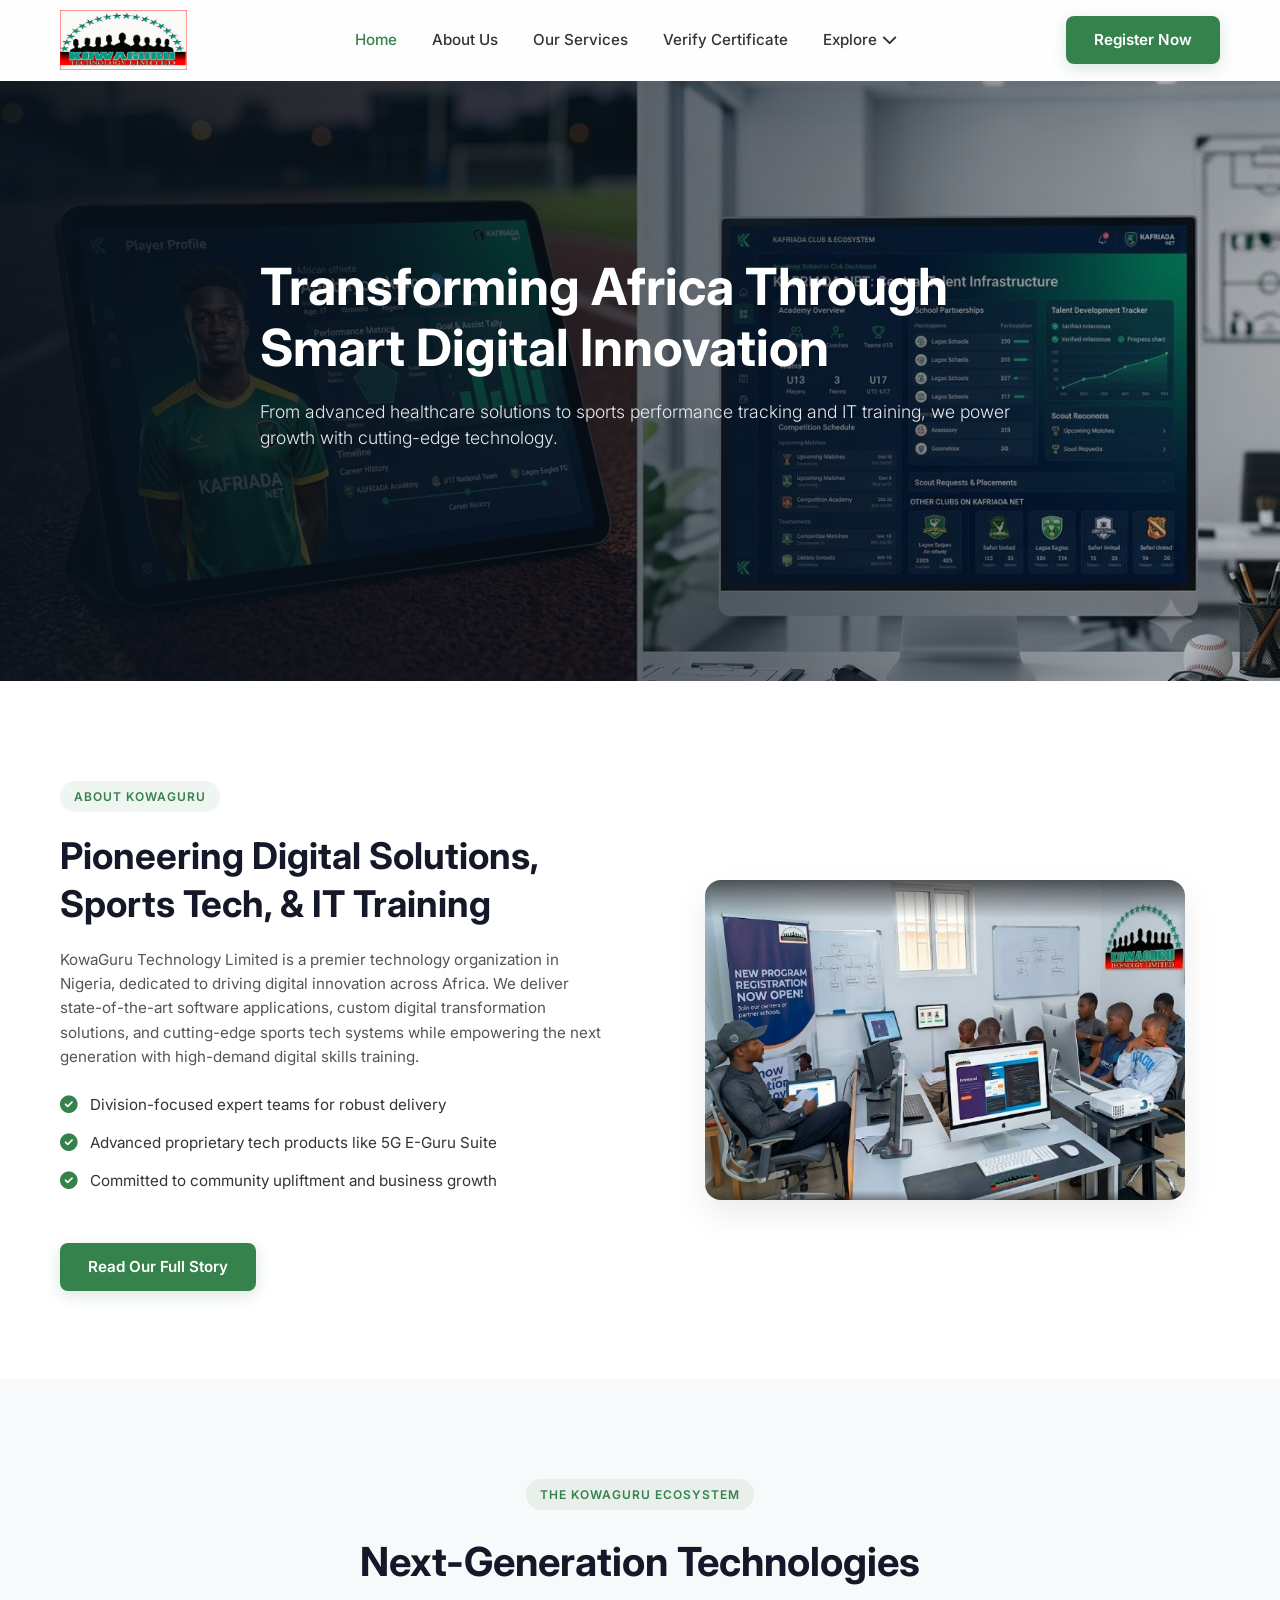
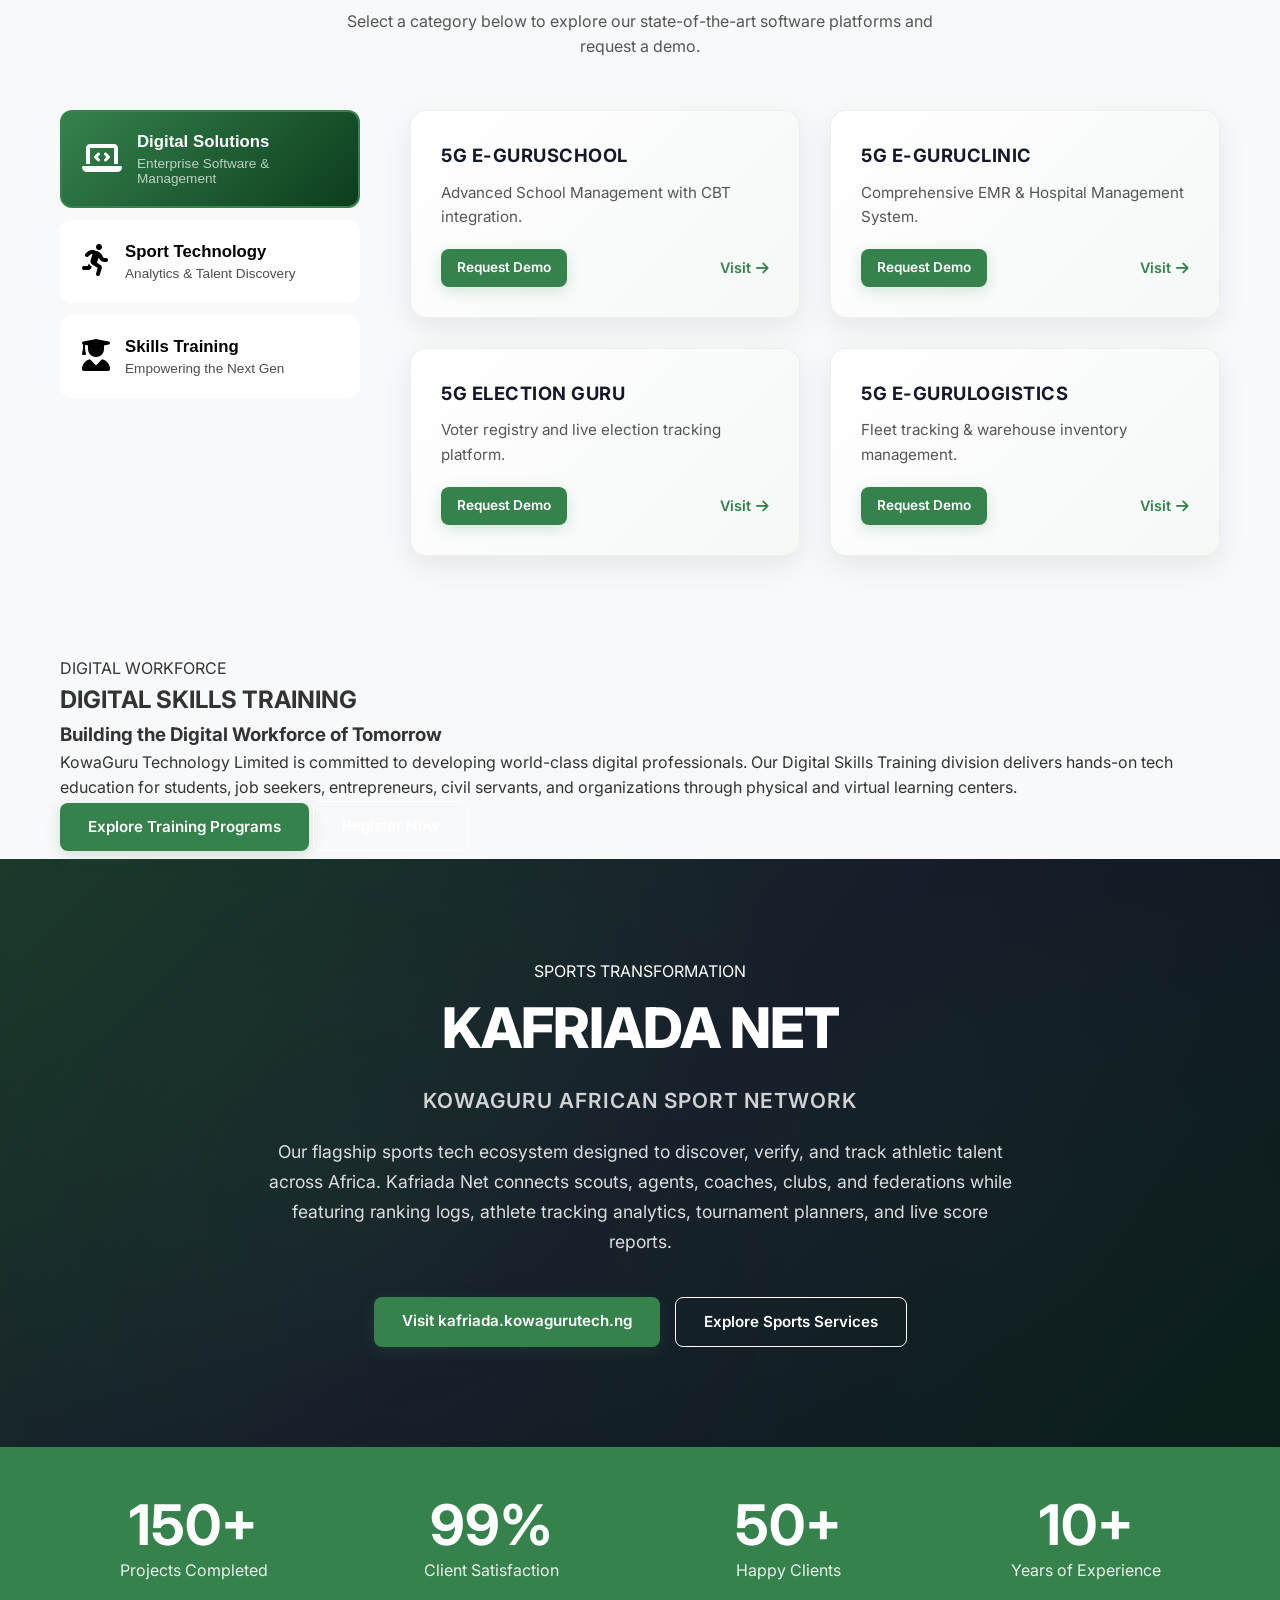
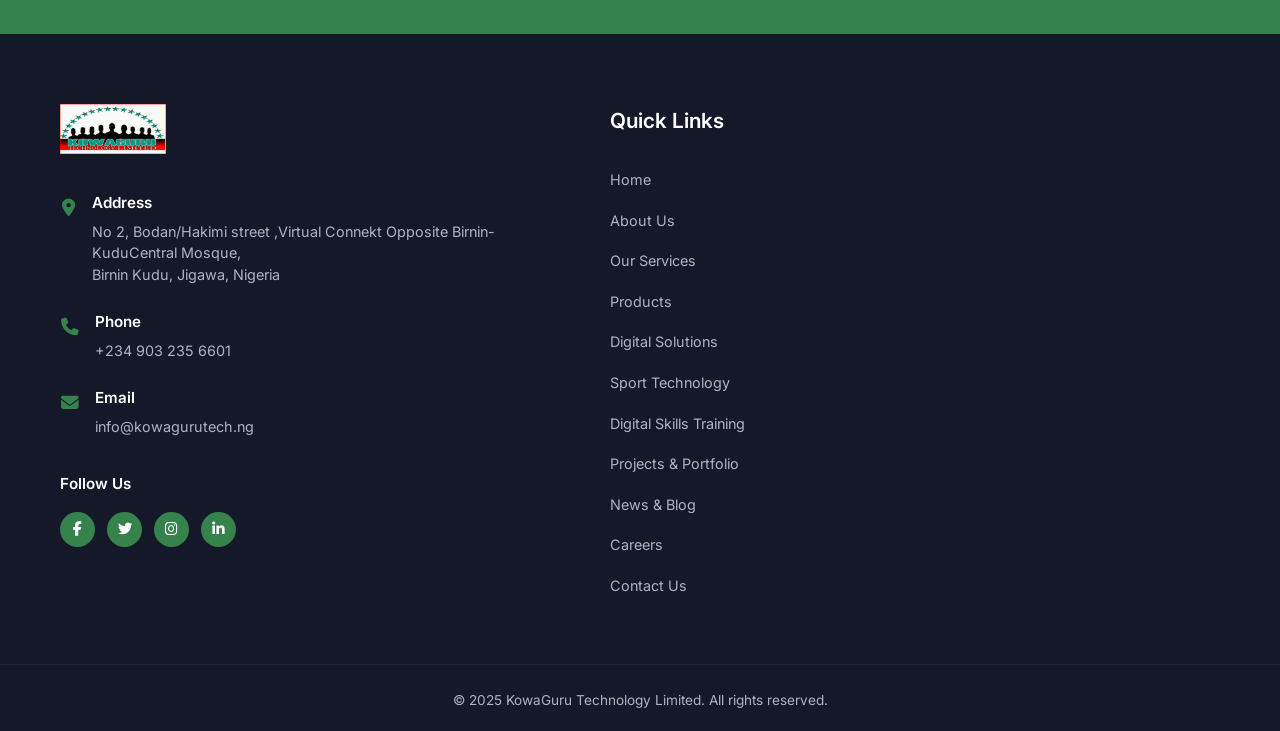
<file: index.html>
<!DOCTYPE html>
<html lang="en">

<head>
    <meta charset="UTF-8">
    <meta name="viewport" content="width=device-width, initial-scale=1.0">
    <title>KowaGuru Technology Limited</title>
    <!-- Use Google Fonts (Inter for a modern clean look similar to the image) -->
    <link href="https://fonts.googleapis.com/css2?family=Inter:wght@400;500;600;700&display=swap" rel="stylesheet">
    <!-- FontAwesome for icons -->
    <link rel="stylesheet" href="https://cdnjs.cloudflare.com/ajax/libs/font-awesome/6.4.0/css/all.min.css">
    <link rel="stylesheet" href="assets/css/style.css">
</head>

<body>

    <!-- Header -->
    <header>
        <div class="container header-container">
            <a href="index.html" class="logo-link">
                <div class="logo">
                    <img src="assets/images/kowaguru-logo.png" alt="KowaGuru Technology Limited" class="logo-image">
                </div>
            </a>
            <nav>
                <ul class="nav-links">
                    <li><a href="index.html" class="active">Home</a></li>
                    <li><a href="pages/about.html">About Us</a></li>
                    <li><a href="index.html#ecosystem">Our Services</a></li>
                    <li><a href="pages/verification.html">Verify Certificate</a></li>
                    <li class="dropdown">
                        <a href="#">Explore <i class="fa-solid fa-chevron-down"></i></a>
                        <ul class="dropdown-menu">
                            <li><a href="pages/products.html">Products</a></li>
                            <li><a href="pages/digital-solutions.html">Digital Solutions</a></li>
                            <li><a href="pages/sport-tech.html">Sport Technology</a></li>
                            <li><a href="pages/skills-training.html">Digital Skills Training</a></li>
                            <li><a href="pages/projects.html">Projects & Portfolio</a></li>
                            <li><a href="pages/blog.html">News & Blog</a></li>
                            <li><a href="pages/careers.html">Careers</a></li>
                            <li><a href="pages/register.html">Student Registration</a></li>
                            <li><a href="pages/contact.html">Contact Us</a></li>
                        </ul>
                    </li>
                </ul>
            </nav>
            <a href="pages/register.html" class="btn btn-primary">Register Now</a>
        </div>
    </header>

    <!-- Hero Section -->
    <section class="hero">
        <div class="hero-slides">
            <div class="hero-slide active" style="background-image: url('assets/images/sport-tech.jpeg');"></div>
            <div class="hero-slide" style="background-image: url('assets/images/digital-solutions.jpeg');"></div>
            <div class="hero-slide" style="background-image: url('assets/images/training-skills.jpeg');"></div>
        </div>
        <div class="hero-overlay"></div>
        <div class="container hero-content reveal-up">
            <h1>Transforming Africa Through<br>Smart Digital Innovation</h1>
            <p>From advanced healthcare solutions to sports performance tracking and IT training, we power growth with
                cutting-edge technology.</p>

        </div>
    </section>

    <!-- About Section -->
    <section class="about-overview">
        <div class="container about-overview-container">
            <div class="about-overview-content reveal-right">
                <span class="section-badge">ABOUT KOWAGURU</span>
                <h2>Pioneering Digital Solutions, Sports Tech, & IT Training</h2>
                <p>KowaGuru Technology Limited is a premier technology organization in Nigeria, dedicated to driving
                    digital innovation across Africa. We deliver state-of-the-art software applications, custom digital
                    transformation solutions, and cutting-edge sports tech systems while empowering the next generation
                    with high-demand digital skills training.</p>
                <div class="about-overview-features">
                    <div class="feature-bullet">
                        <i class="fa-solid fa-circle-check"></i>
                        <span>Division-focused expert teams for robust delivery</span>
                    </div>
                    <div class="feature-bullet">
                        <i class="fa-solid fa-circle-check"></i>
                        <span>Advanced proprietary tech products like 5G E-Guru Suite</span>
                    </div>
                    <div class="feature-bullet">
                        <i class="fa-solid fa-circle-check"></i>
                        <span>Committed to community upliftment and business growth</span>
                    </div>
                </div>
                <a href="pages/about.html" class="btn btn-primary" style="margin-top: 25px;">Read Our Full Story</a>
            </div>
            <div class="about-overview-image reveal-left">
                <div class="overview-img-card" style="background-image: url('assets/images/training-skills.jpeg');"></div>
            </div>
        </div>
    </section>

    <!-- Luxury Ecosystem Showcase Section -->
    <section id="ecosystem" class="luxury-ecosystem">
        <div class="container">
            <div class="section-header-center reveal-up">
                <span class="section-badge luxury-badge">THE KOWAGURU ECOSYSTEM</span>
                <h2>Next-Generation Technologies</h2>
                <p>Select a category below to explore our state-of-the-art software platforms and request a demo.</p>
            </div>
            
            <div class="ecosystem-container reveal-up delay-1">
                <!-- Left Sidebar Categories -->
                <div class="ecosystem-categories">
                    <button class="eco-tab active" data-target="eco-digital">
                        <div class="eco-tab-icon"><i class="fa-solid fa-laptop-code"></i></div>
                        <div class="eco-tab-text">
                            <h4>Digital Solutions</h4>
                            <span>Enterprise Software & Management</span>
                        </div>
                    </button>
                    <button class="eco-tab" data-target="eco-sport">
                        <div class="eco-tab-icon"><i class="fa-solid fa-person-running"></i></div>
                        <div class="eco-tab-text">
                            <h4>Sport Technology</h4>
                            <span>Analytics & Talent Discovery</span>
                        </div>
                    </button>
                    <button class="eco-tab" data-target="eco-training">
                        <div class="eco-tab-icon"><i class="fa-solid fa-user-graduate"></i></div>
                        <div class="eco-tab-text">
                            <h4>Skills Training</h4>
                            <span>Empowering the Next Gen</span>
                        </div>
                    </button>
                </div>
                
                <!-- Right Content Area -->
                <div class="ecosystem-content">
                    <!-- Digital Solutions Content -->
                    <div class="eco-panel active" id="eco-digital">
                        <div class="eco-grid">
                            <div class="luxury-card">
                                <div class="luxury-card-glow"></div>
                                <div class="luxury-card-content">
                                    <h5>5G E-GURUSCHOOL</h5>
                                    <p>Advanced School Management with CBT integration.</p>
                                    <div class="luxury-card-actions">
                                        <a href="#" class="btn btn-primary btn-sm">Request Demo</a>
                                        <a href="https://eguruschool.kowagurutech.ng" class="luxury-link" target="_blank">Visit <i class="fa-solid fa-arrow-right"></i></a>
                                    </div>
                                </div>
                            </div>
                            <div class="luxury-card">
                                <div class="luxury-card-glow"></div>
                                <div class="luxury-card-content">
                                    <h5>5G E-GURUCLINIC</h5>
                                    <p>Comprehensive EMR & Hospital Management System.</p>
                                    <div class="luxury-card-actions">
                                        <a href="#" class="btn btn-primary btn-sm">Request Demo</a>
                                        <a href="https://eguruclinic.kowagurutech.ng" class="luxury-link" target="_blank">Visit <i class="fa-solid fa-arrow-right"></i></a>
                                    </div>
                                </div>
                            </div>
                            <div class="luxury-card">
                                <div class="luxury-card-glow"></div>
                                <div class="luxury-card-content">
                                    <h5>5G ELECTION GURU</h5>
                                    <p>Voter registry and live election tracking platform.</p>
                                    <div class="luxury-card-actions">
                                        <a href="#" class="btn btn-primary btn-sm">Request Demo</a>
                                        <a href="https://electionguru.kowagurutech.ng" class="luxury-link" target="_blank">Visit <i class="fa-solid fa-arrow-right"></i></a>
                                    </div>
                                </div>
                            </div>
                            <div class="luxury-card">
                                <div class="luxury-card-glow"></div>
                                <div class="luxury-card-content">
                                    <h5>5G E-GURULOGISTICS</h5>
                                    <p>Fleet tracking & warehouse inventory management.</p>
                                    <div class="luxury-card-actions">
                                        <a href="#" class="btn btn-primary btn-sm">Request Demo</a>
                                        <a href="https://logistics.kowagurutech.ng" class="luxury-link" target="_blank">Visit <i class="fa-solid fa-arrow-right"></i></a>
                                    </div>
                                </div>
                            </div>
                        </div>
                    </div>
                    
                    <!-- Sport Technology Content -->
                    <div class="eco-panel" id="eco-sport">
                        <div class="eco-grid">
                            <div class="luxury-card">
                                <div class="luxury-card-glow"></div>
                                <div class="luxury-card-content">
                                    <h5>Kafriada Net</h5>
                                    <p>Flagship sports talent discovery and scout network.</p>
                                    <div class="luxury-card-actions">
                                        <a href="#" class="btn btn-primary btn-sm">Request Demo</a>
                                        <a href="https://kafriada.kowagurutech.ng" class="luxury-link" target="_blank">Visit <i class="fa-solid fa-arrow-right"></i></a>
                                    </div>
                                </div>
                            </div>
                            <div class="luxury-card">
                                <div class="luxury-card-glow"></div>
                                <div class="luxury-card-content">
                                    <h5>StatVest GPS</h5>
                                    <p>Wearable athlete tracking and live health analytics.</p>
                                    <div class="luxury-card-actions">
                                        <a href="#" class="btn btn-primary btn-sm">Request Demo</a>
                                    </div>
                                </div>
                            </div>
                        </div>
                    </div>
                    
                    <!-- Training Content -->
                    <div class="eco-panel" id="eco-training">
                        <div class="eco-grid">
                            <div class="luxury-card">
                                <div class="luxury-card-glow"></div>
                                <div class="luxury-card-content">
                                    <h5>Full-Stack Development</h5>
                                    <p>Comprehensive bootcamp for modern web engineering.</p>
                                    <div class="luxury-card-actions">
                                        <a href="pages/skills-training.html" class="btn btn-primary btn-sm">View Program</a>
                                    </div>
                                </div>
                            </div>
                            <div class="luxury-card">
                                <div class="luxury-card-glow"></div>
                                <div class="luxury-card-content">
                                    <h5>AI & Data Science</h5>
                                    <p>Master machine learning and advanced data tools.</p>
                                    <div class="luxury-card-actions">
                                        <a href="pages/skills-training.html" class="btn btn-primary btn-sm">View Program</a>
                                    </div>
                                </div>
                            </div>
                            <div class="luxury-card">
                                <div class="luxury-card-glow"></div>
                                <div class="luxury-card-content">
                                    <h5>Digital Marketing</h5>
                                    <p>Learn modern marketing strategies and tools.</p>
                                    <div class="luxury-card-actions">
                                        <a href="pages/skills-training.html" class="btn btn-primary btn-sm">View Program</a>
                                    </div>
                                </div>
                            </div>
                            <div class="luxury-card">
                                <div class="luxury-card-glow"></div>
                                <div class="luxury-card-content">
                                    <h5>UI/UX Design</h5>
                                    <p>Master design principles and industry tools.</p>
                                    <div class="luxury-card-actions">
                                        <a href="pages/skills-training.html" class="btn btn-primary btn-sm">View Program</a>
                                    </div>
                                </div>
                            </div>
                        </div>
                    </div>
                </div>
            </div>
        </div>
    </section>

    <!-- Digital Skills Training Highlight Section -->
    <section class="training-highlight">
        <div class="highlight-overlay"></div>
        <div class="container highlight-content">
            <span class="section-badge-light">DIGITAL WORKFORCE</span>
            <h2>DIGITAL SKILLS TRAINING</h2>
            <h3>Building the Digital Workforce of Tomorrow</h3>
            <p>KowaGuru Technology Limited is committed to developing world-class digital professionals. Our Digital Skills Training division delivers hands-on tech education for students, job seekers, entrepreneurs, civil servants, and organizations through physical and virtual learning centers.</p>
            <div class="highlight-buttons">
                <a href="pages/skills-training.html" class="btn btn-primary">Explore Training Programs</a>
                <a href="pages/register.html" class="btn btn-outline">Register Now</a>
            </div>
        </div>
    </section>

    <!-- Kafriada Net Spotlight Section -->
    <section class="kafriada-spotlight">
        <div class="spotlight-overlay"></div>
        <div class="container spotlight-content">
            <span class="section-badge-light">SPORTS TRANSFORMATION</span>
            <h2>KAFRIADA NET</h2>
            <h3>KowaGuru African Sport Network</h3>
            <p>Our flagship sports tech ecosystem designed to discover, verify, and track athletic talent across Africa.
                Kafriada Net connects scouts, agents, coaches, clubs, and federations while featuring ranking logs,
                athlete tracking analytics, tournament planners, and live score reports.</p>
            <div class="spotlight-buttons">
                <a href="https://kafriada.kowagurutech.ng" target="_blank" class="btn btn-primary">Visit
                    kafriada.kowagurutech.ng</a>
                <a href="pages/about.html#sport-tech" class="btn btn-outline">Explore Sports Services</a>
            </div>
        </div>
    </section>

    <!-- Statistics Section -->
    <section class="statistics">
        <div class="container stat-grid">
            <div class="stat-item">
                <h2>150+</h2>
                <p>Projects Completed</p>
            </div>
            <div class="stat-item">
                <h2>99%</h2>
                <p>Client Satisfaction</p>
            </div>
            <div class="stat-item">
                <h2>50+</h2>
                <p>Happy Clients</p>
            </div>
            <div class="stat-item">
                <h2>10+</h2>
                <p>Years of Experience</p>
            </div>
        </div>
    </section>

    <!-- Footer -->
    <footer>
        <div class="container footer-content">
            <div class="footer-col-main">
                <div class="footer-logo">
                    <img src="assets/images/kowaguru-logo.png" alt="KowaGuru Technology Limited" class="footer-logo-image">
                </div>
                <div class="contact-item">
                    <div class="contact-icon"><i class="fa-solid fa-location-dot"></i></div>
                    <div class="contact-text">
                        <strong>Address</strong>
                        <p>No 2, Bodan/Hakimi street ,Virtual Connekt Opposite Birnin-KuduCentral Mosque,<br>Birnin
                            Kudu, Jigawa, Nigeria</p>
                    </div>
                </div>
                <div class="contact-item">
                    <div class="contact-icon"><i class="fa-solid fa-phone"></i></div>
                    <div class="contact-text">
                        <strong>Phone</strong>
                        <p>+234 903 235 6601</p>
                    </div>
                </div>
                <div class="contact-item">
                    <div class="contact-icon"><i class="fa-solid fa-envelope"></i></div>
                    <div class="contact-text">
                        <strong>Email</strong>
                        <p>info@kowagurutech.ng</p>
                    </div>
                </div>

                <div class="social-links">
                    <strong>Follow Us</strong>
                    <div class="social-icons">
                        <a href="#"><i class="fa-brands fa-facebook-f"></i></a>
                        <a href="#"><i class="fa-brands fa-twitter"></i></a>
                        <a href="#"><i class="fa-brands fa-instagram"></i></a>
                        <a href="#"><i class="fa-brands fa-linkedin-in"></i></a>
                    </div>
                </div>
            </div>

            <div class="footer-col-links">
                <h3>Quick Links</h3>
                <ul>
                    <li><a href="index.html">Home</a></li>
                    <li><a href="pages/about.html">About Us</a></li>
                    <li><a href="#ecosystem">Our Services</a></li>
                    <li><a href="pages/products.html">Products</a></li>
                    <li><a href="pages/digital-solutions.html">Digital Solutions</a></li>
                    <li><a href="pages/sport-tech.html">Sport Technology</a></li>
                    <li><a href="pages/skills-training.html">Digital Skills Training</a></li>
                    <li><a href="pages/projects.html">Projects & Portfolio</a></li>
                    <li><a href="pages/blog.html">News & Blog</a></li>
                    <li><a href="pages/careers.html">Careers</a></li>
                    <li><a href="pages/contact.html">Contact Us</a></li>
                </ul>
            </div>
        </div>
        <div class="footer-bottom">
            <p>&copy; 2025 KowaGuru Technology Limited. All rights reserved.</p>
        </div>
    </footer>

    <!-- Scripts -->
    <script>
        document.addEventListener('DOMContentLoaded', function () {
            // Hero Slideshow
            const slides = document.querySelectorAll('.hero-slide');
            let currentSlide = 0;
            const slideInterval = 5000;

            function nextSlide() {
                slides[currentSlide].classList.remove('active');
                currentSlide = (currentSlide + 1) % slides.length;
                slides[currentSlide].classList.add('active');
            }
            setInterval(nextSlide, slideInterval);

            // Scroll Reveal Animations
            const revealEls = document.querySelectorAll('.reveal-up, .reveal-left, .reveal-right');
            const observer = new IntersectionObserver((entries) => {
                entries.forEach(e => {
                    if (e.isIntersecting) {
                        e.target.classList.add('is-visible');
                        observer.unobserve(e.target);
                    }
                });
            }, { threshold: 0.12 });
            revealEls.forEach(el => observer.observe(el));

            // Header Scrolled State
            const header = document.querySelector('header');
            window.addEventListener('scroll', () => {
                header.classList.toggle('scrolled', window.scrollY > 60);
            });

            // Luxury Ecosystem Tab Switcher
            const ecoTabs = document.querySelectorAll('.eco-tab');
            const ecoPanels = document.querySelectorAll('.eco-panel');

            ecoTabs.forEach(tab => {
                tab.addEventListener('click', () => {
                    // Remove active from all tabs and panels
                    ecoTabs.forEach(t => t.classList.remove('active'));
                    ecoPanels.forEach(p => p.classList.remove('active'));

                    // Add active to clicked tab
                    tab.classList.add('active');

                    // Show target panel
                    const targetId = tab.getAttribute('data-target');
                    document.getElementById(targetId).classList.add('active');
                });
            });
        });
    </script>

</body>

</html>
</file>
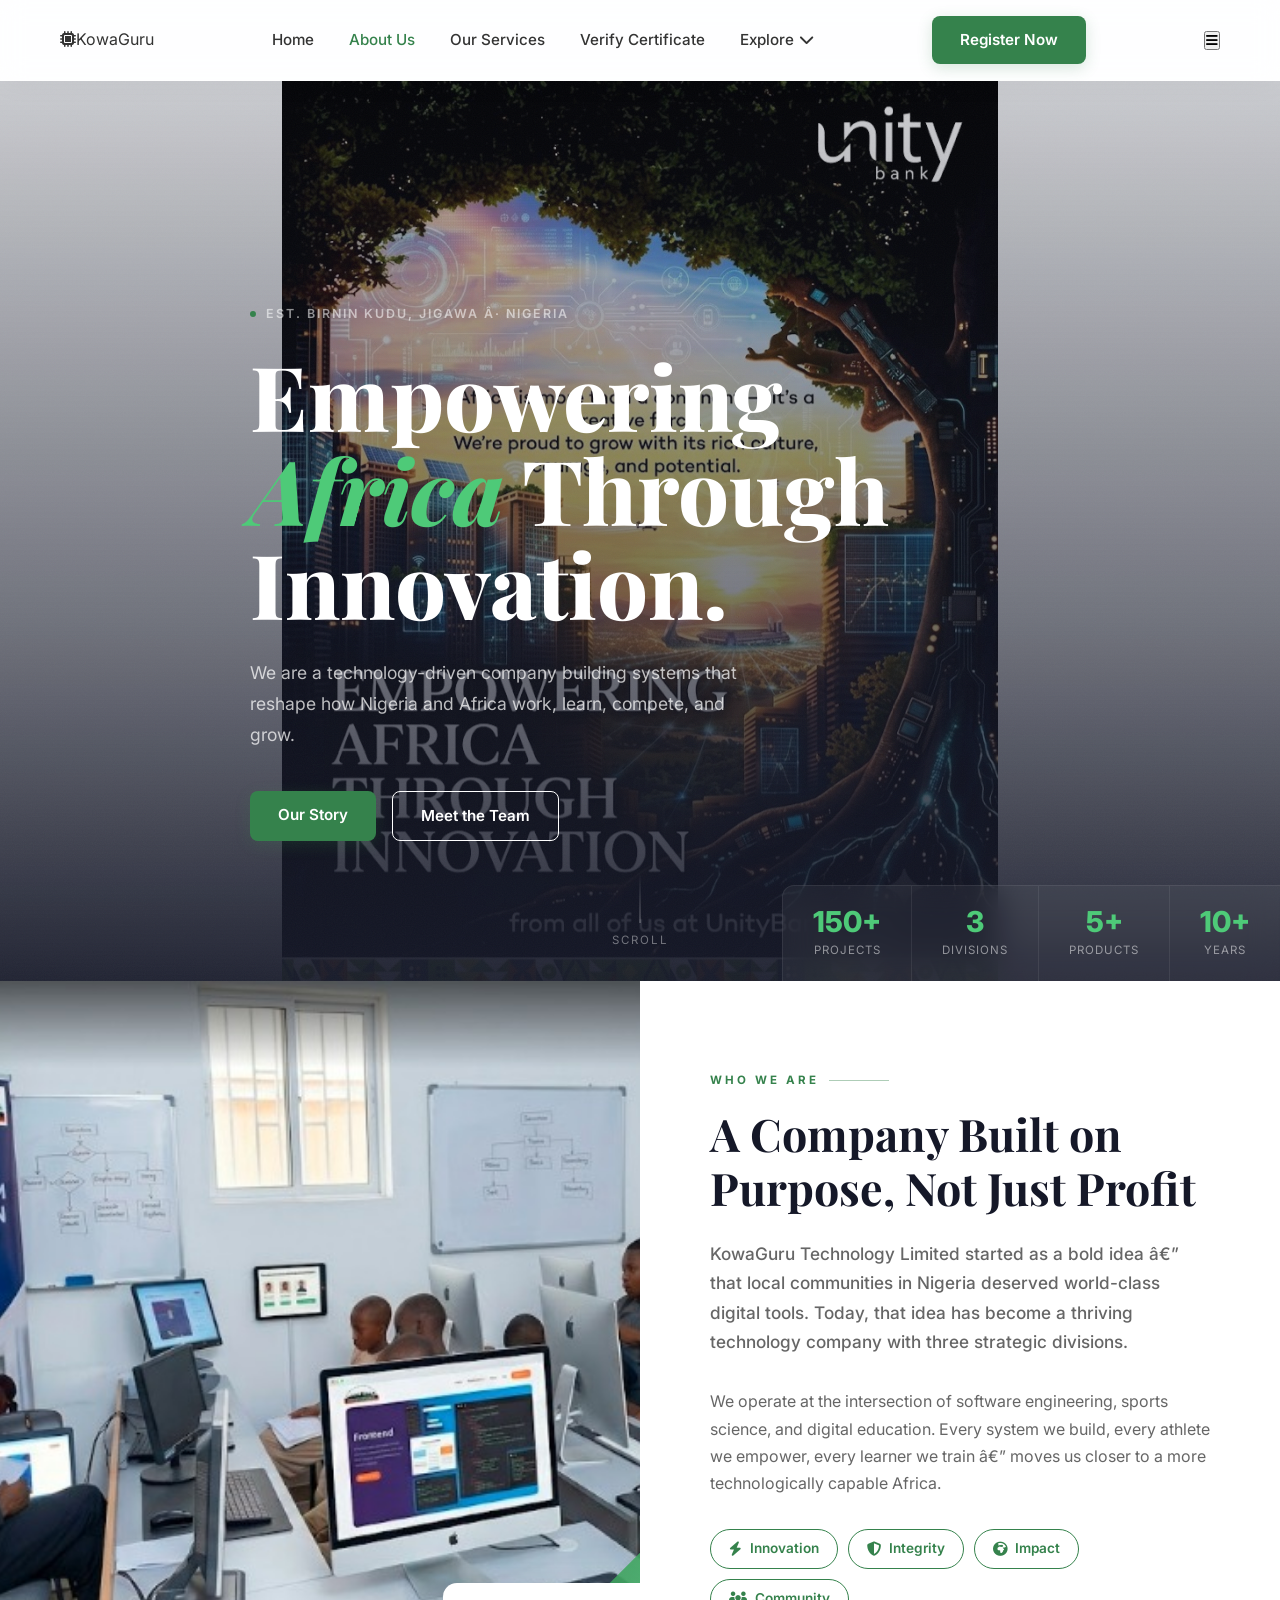
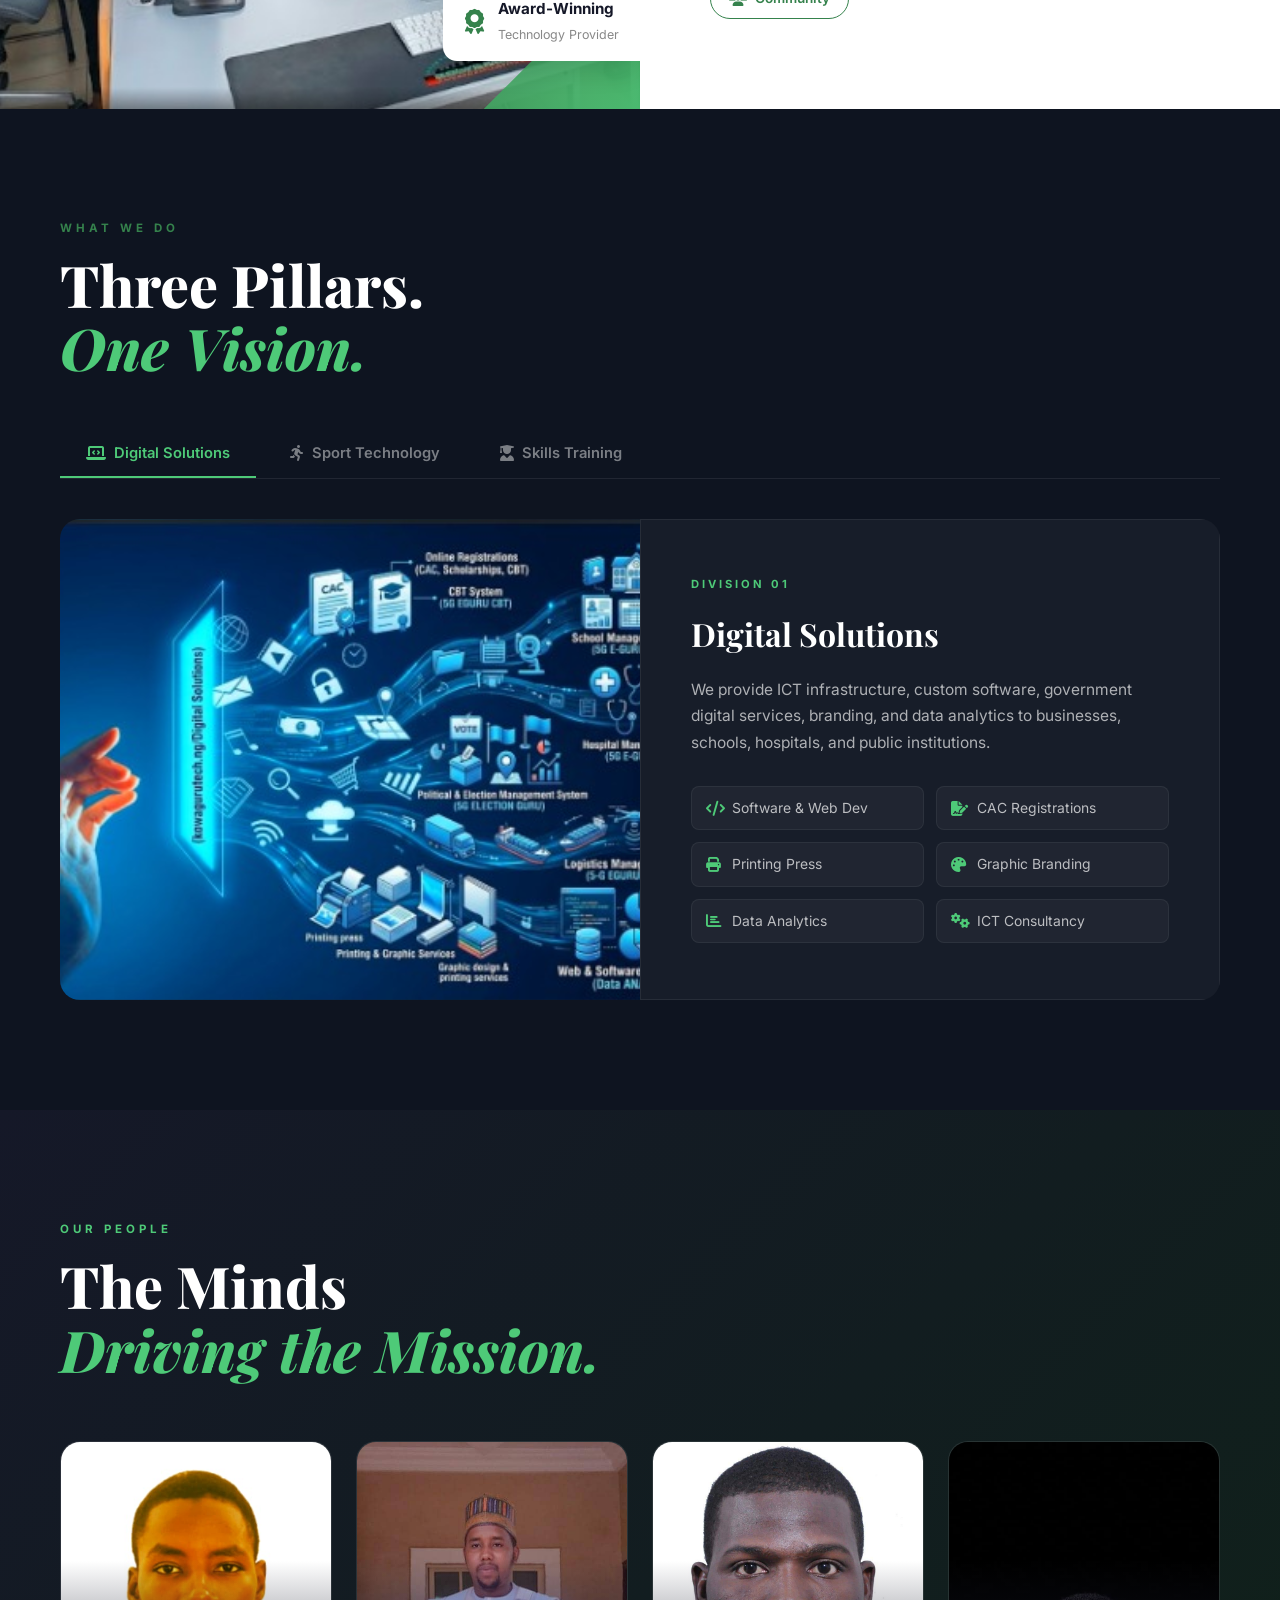
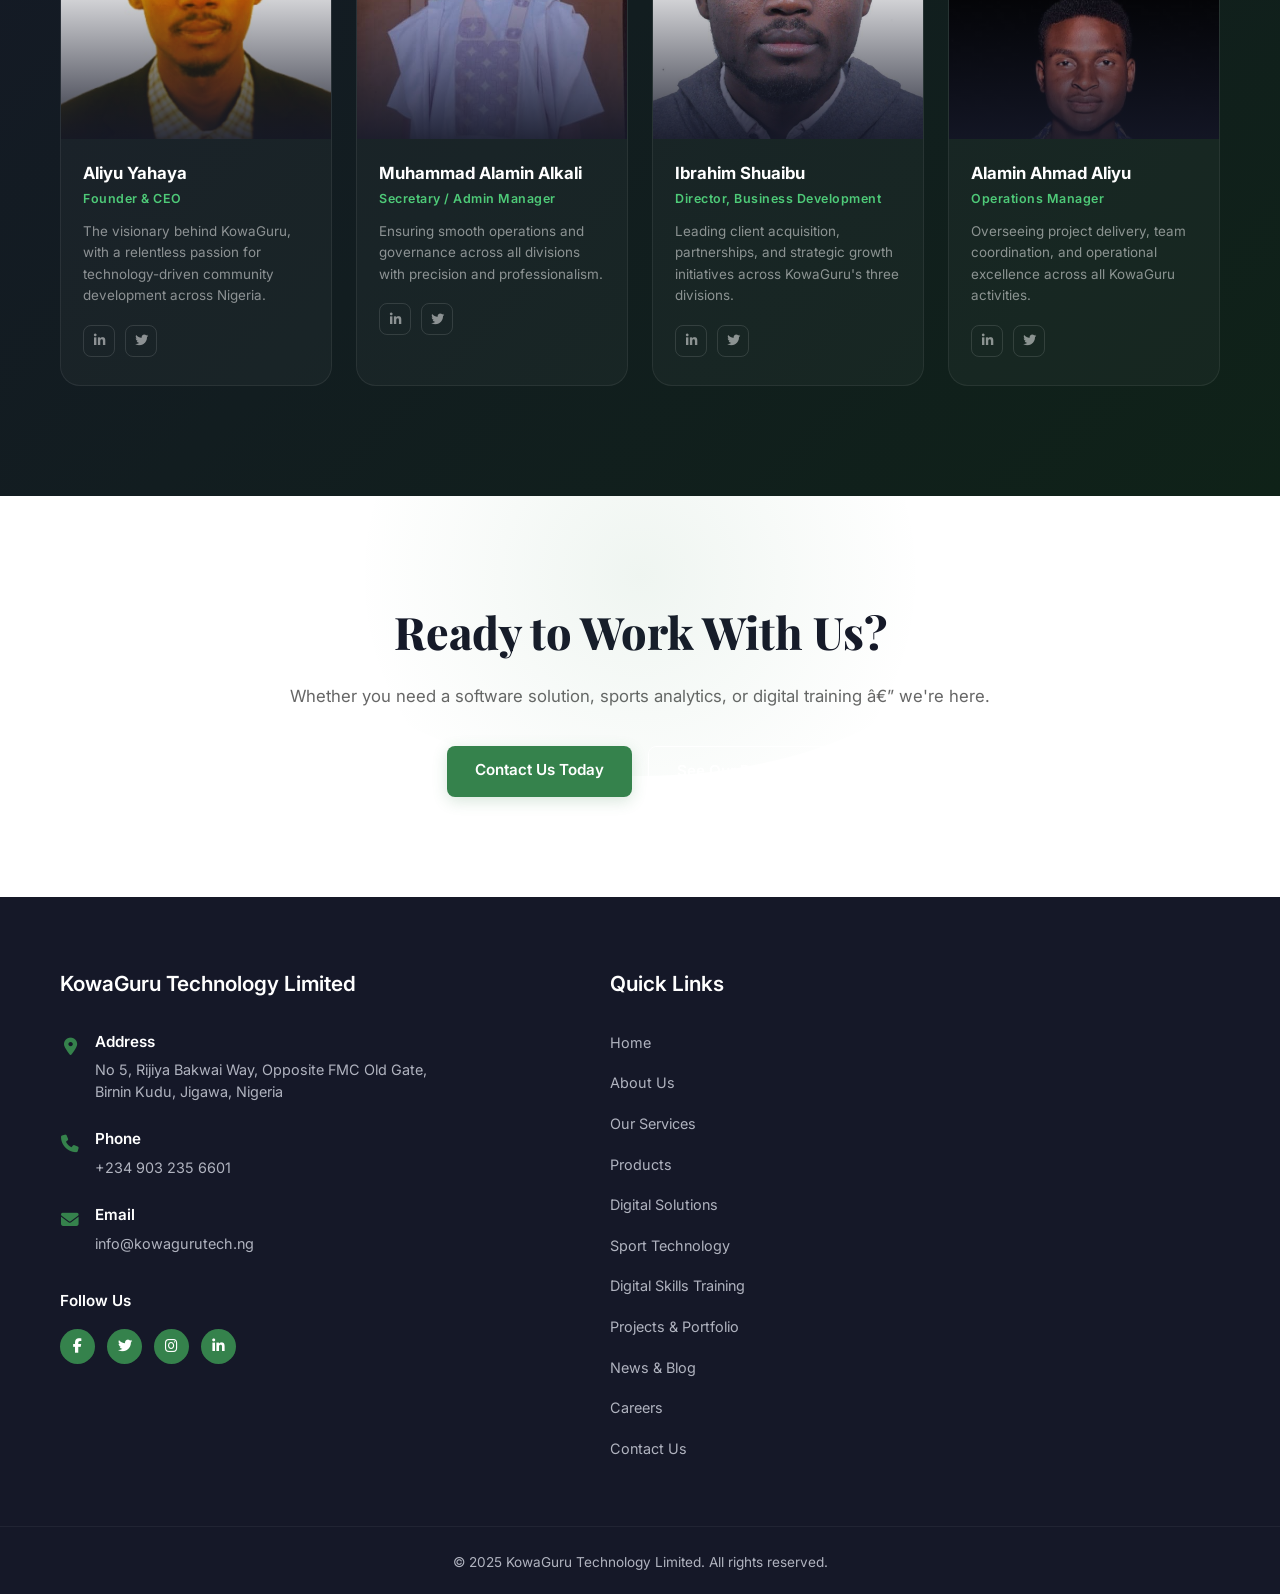
<file: pages/about.html>
﻿<!DOCTYPE html>
<html lang="en">
<head>
    <meta charset="UTF-8">
    <meta name="viewport" content="width=device-width, initial-scale=1.0">
    <title>About Us - KowaGuru Technology Limited</title>
    <link href="https://fonts.googleapis.com/css2?family=Inter:wght@300;400;500;600;700;800;900&family=Playfair+Display:wght@700;800&display=swap" rel="stylesheet">
    <link rel="stylesheet" href="https://cdnjs.cloudflare.com/ajax/libs/font-awesome/6.4.0/css/all.min.css">
    <link rel="stylesheet" href="../assets/css/style.css">
    <link rel="stylesheet" href="../assets/css/about-premium.css">
</head>
<body class="about-page">

    <!-- Header -->
    <header id="site-header">
        <div class="container header-container">
            <div class="logo">
                <div class="logo-icon"><i class="fa-solid fa-microchip"></i></div>
                <div class="logo-text">KowaGuru</div>
            </div>
            <nav>
                <ul class="nav-links">
                    <li><a href="../index.html">Home</a></li>
                    <li><a href="about.html" class="active">About Us</a></li>
                    <li><a href="../index.html#ecosystem">Our Services</a></li>
                    <li><a href="verification.html">Verify Certificate</a></li>
                    <li class="dropdown">
                        <a href="#">Explore <i class="fa-solid fa-chevron-down"></i></a>
                        <ul class="dropdown-menu">
                            <li><a href="products.html">Products</a></li>
                            <li><a href="digital-solutions.html">Digital Solutions</a></li>
                            <li><a href="sport-tech.html">Sport Technology</a></li>
                            <li><a href="skills-training.html">Digital Skills Training</a></li>
                            <li><a href="projects.html">Projects & Portfolio</a></li>
                            <li><a href="blog.html">News & Blog</a></li>
                            <li><a href="careers.html">Careers</a></li>
                            <li><a href="contact.html">Contact Us</a></li>
                        </ul>
                    </li>
                </ul>
            </nav>
            <a href="register.html" class="btn btn-primary">Register Now</a>
            <button class="nav-toggle" id="navToggle"><i class="fa-solid fa-bars"></i></button>
        </div>
    </header>

    <!-- HERO: Full-viewport cinematic -->
    <section class="ap-hero">
        <div class="ap-hero-bg" style="background-image:url('../assets/images/unity_bank_bg.jpg');"></div>
        <div class="ap-hero-noise"></div>
        <div class="ap-hero-gradient"></div>
        <div class="container ap-hero-body">
            <div class="ap-hero-eyebrow reveal-up">
                <span class="ap-dot"></span> Est. Birnin Kudu, Jigawa Â· Nigeria
            </div>
            <h1 class="ap-hero-title reveal-up delay-1">
                <span>Empowering</span><br>
                <em>Africa</em> Through<br>
                <span>Innovation.</span>
            </h1>
            <p class="ap-hero-sub reveal-up delay-2">We are a technology-driven company building systems that reshape how Nigeria and Africa work, learn, compete, and grow.</p>
            <div class="ap-hero-cta reveal-up delay-3">
                <a href="#story" class="btn btn-primary">Our Story</a>
                <a href="#leadership" class="btn btn-outline">Meet the Team</a>
            </div>
        </div>
        <div class="ap-hero-scroll-hint">
            <div class="ap-scroll-line"></div>
            <span>Scroll</span>
        </div>
        <div class="ap-hero-stats">
            <div class="ap-hero-stat reveal-up delay-2">
                <strong>150+</strong><span>Projects</span>
            </div>
            <div class="ap-hero-stat reveal-up delay-3">
                <strong>3</strong><span>Divisions</span>
            </div>
            <div class="ap-hero-stat reveal-up delay-4">
                <strong>5+</strong><span>Products</span>
            </div>
            <div class="ap-hero-stat reveal-up delay-4">
                <strong>10+</strong><span>Years</span>
            </div>
        </div>
    </section>

    <!-- STORY: Asymmetric split -->
    <section id="story" class="ap-story">
        <div class="ap-story-img reveal-left">
            <div class="ap-img-frame" style="background-image:url('../assets/images/training-skills.jpeg');"></div>
            <div class="ap-img-accent"></div>
            <div class="ap-floating-badge">
                <i class="fa-solid fa-award"></i>
                <div>
                    <strong>Award-Winning</strong>
                    <span>Technology Provider</span>
                </div>
            </div>
        </div>
        <div class="ap-story-content reveal-right">
            <div class="ap-label">Who We Are</div>
            <h2>A Company Built on Purpose, Not Just Profit</h2>
            <p class="ap-lead">KowaGuru Technology Limited started as a bold idea â€” that local communities in Nigeria deserved world-class digital tools. Today, that idea has become a thriving technology company with three strategic divisions.</p>
            <p>We operate at the intersection of software engineering, sports science, and digital education. Every system we build, every athlete we empower, every learner we train â€” moves us closer to a more technologically capable Africa.</p>
            <div class="ap-values">
                <div class="ap-value-pill"><i class="fa-solid fa-bolt"></i> Innovation</div>
                <div class="ap-value-pill"><i class="fa-solid fa-shield-halved"></i> Integrity</div>
                <div class="ap-value-pill"><i class="fa-solid fa-earth-africa"></i> Impact</div>
                <div class="ap-value-pill"><i class="fa-solid fa-users"></i> Community</div>
            </div>
        </div>
    </section>

    <!-- DIVISIONS: Tabbed editorial layout -->
    <section class="ap-divisions">
        <div class="container">
            <div class="ap-section-label reveal-up">What We Do</div>
            <h2 class="ap-section-title reveal-up delay-1">Three Pillars.<br><em>One Vision.</em></h2>
            <div class="ap-tabs reveal-up delay-2">
                <button class="ap-tab active" data-tab="digital">
                    <i class="fa-solid fa-laptop-code"></i> Digital Solutions
                </button>
                <button class="ap-tab" data-tab="sport">
                    <i class="fa-solid fa-person-running"></i> Sport Technology
                </button>
                <button class="ap-tab" data-tab="training">
                    <i class="fa-solid fa-user-graduate"></i> Skills Training
                </button>
            </div>

            <!-- Tab: Digital Solutions -->
            <div class="ap-tab-panel active" id="tab-digital">
                <div class="ap-panel-img" style="background-image:url('../assets/images/digital-solutions.jpeg');"></div>
                <div class="ap-panel-body">
                    <span class="ap-panel-tag">Division 01</span>
                    <h3>Digital Solutions</h3>
                    <p>We provide ICT infrastructure, custom software, government digital services, branding, and data analytics to businesses, schools, hospitals, and public institutions.</p>
                    <div class="ap-service-grid">
                        <div class="ap-svc"><i class="fa-solid fa-code"></i><span>Software & Web Dev</span></div>
                        <div class="ap-svc"><i class="fa-solid fa-file-signature"></i><span>CAC Registrations</span></div>
                        <div class="ap-svc"><i class="fa-solid fa-print"></i><span>Printing Press</span></div>
                        <div class="ap-svc"><i class="fa-solid fa-palette"></i><span>Graphic Branding</span></div>
                        <div class="ap-svc"><i class="fa-solid fa-chart-bar"></i><span>Data Analytics</span></div>
                        <div class="ap-svc"><i class="fa-solid fa-gears"></i><span>ICT Consultancy</span></div>
                    </div>
                </div>
            </div>

            <!-- Tab: Sport Tech -->
            <div class="ap-tab-panel" id="tab-sport">
                <div class="ap-panel-img" style="background-image:url('../assets/images/sport-tech.jpeg');"></div>
                <div class="ap-panel-body">
                    <span class="ap-panel-tag">Division 02</span>
                    <h3>Sport Technology</h3>
                    <p>We are revolutionising African sports through athlete verification, performance analytics, wearables, and our flagship network â€” <strong>Kafriada Net</strong> â€” connecting scouts, clubs, and federations.</p>
                    <div class="ap-service-grid">
                        <div class="ap-svc"><i class="fa-solid fa-network-wired"></i><span>Kafriada Net</span></div>
                        <div class="ap-svc"><i class="fa-solid fa-vest"></i><span>StatVest GPS</span></div>
                        <div class="ap-svc"><i class="fa-solid fa-magnifying-glass-chart"></i><span>Match Analysis</span></div>
                        <div class="ap-svc"><i class="fa-solid fa-trophy"></i><span>Tournament Mgmt</span></div>
                        <div class="ap-svc"><i class="fa-solid fa-video"></i><span>Live Streaming</span></div>
                        <div class="ap-svc"><i class="fa-solid fa-satellite-dish"></i><span>Drone Coverage</span></div>
                    </div>
                </div>
            </div>

            <!-- Tab: Training -->
            <div class="ap-tab-panel" id="tab-training">
                <div class="ap-panel-img" style="background-image:url('../assets/images/training-skills.jpeg');"></div>
                <div class="ap-panel-body">
                    <span class="ap-panel-tag">Division 03</span>
                    <h3>Digital Skills Training</h3>
                    <p>From computer fundamentals to full-stack development and AI basics â€” we train students, professionals, and communities with job-ready skills at every level.</p>
                    <div class="ap-course-levels">
                        <div class="ap-level ap-level-basic">
                            <strong>Basic</strong>
                            <p>Office Tools, Internet, Canva, CorelDRAW</p>
                        </div>
                        <div class="ap-level ap-level-mid">
                            <strong>Intermediate</strong>
                            <p>UI/UX, WordPress, Digital Marketing, Video Editing</p>
                        </div>
                        <div class="ap-level ap-level-adv">
                            <strong>Advanced</strong>
                            <p>React, Python, Laravel, AI, Data Science, Cybersecurity</p>
                        </div>
                    </div>
                </div>
            </div>
        </div>
    </section>

    <!-- LEADERSHIP: Premium staggered cards -->
    <section id="leadership" class="ap-leadership">
        <div class="ap-leadership-bg"></div>
        <div class="container">
            <div class="ap-section-label light reveal-up">Our People</div>
            <h2 class="ap-section-title light reveal-up delay-1">The Minds<br><em>Driving the Mission.</em></h2>
            <div class="ap-team-grid">
                <div class="ap-team-card reveal-up delay-1">
                    <div class="ap-team-img-wrap">
                        <img src="../assets/images/ceo.jpeg" alt="Aliyu Yahaya" class="ap-team-img">
                        <div class="ap-team-img-overlay"></div>
                    </div>
                    <div class="ap-team-info">
                        <h3>Aliyu Yahaya</h3>
                        <span class="ap-team-role">Founder & CEO</span>
                        <p>The visionary behind KowaGuru, with a relentless passion for technology-driven community development across Nigeria.</p>
                        <div class="ap-team-socials">
                            <a href="#"><i class="fa-brands fa-linkedin-in"></i></a>
                            <a href="#"><i class="fa-brands fa-twitter"></i></a>
                        </div>
                    </div>
                </div>
                <div class="ap-team-card reveal-up delay-2">
                    <div class="ap-team-img-wrap">
                        <img src="../assets/images/sec.jpeg" alt="Muhammad Alamin Alkali" class="ap-team-img">
                        <div class="ap-team-img-overlay"></div>
                    </div>
                    <div class="ap-team-info">
                        <h3>Muhammad Alamin Alkali</h3>
                        <span class="ap-team-role">Secretary / Admin Manager</span>
                        <p>Ensuring smooth operations and governance across all divisions with precision and professionalism.</p>
                        <div class="ap-team-socials">
                            <a href="#"><i class="fa-brands fa-linkedin-in"></i></a>
                            <a href="#"><i class="fa-brands fa-twitter"></i></a>
                        </div>
                    </div>
                </div>
                <div class="ap-team-card reveal-up delay-3">
                    <div class="ap-team-img-wrap">
                        <img src="../assets/images/busin.jpeg" alt="Ibrahim Shuaibu" class="ap-team-img">
                        <div class="ap-team-img-overlay"></div>
                    </div>
                    <div class="ap-team-info">
                        <h3>Ibrahim Shuaibu</h3>
                        <span class="ap-team-role">Director, Business Development</span>
                        <p>Leading client acquisition, partnerships, and strategic growth initiatives across KowaGuru's three divisions.</p>
                        <div class="ap-team-socials">
                            <a href="#"><i class="fa-brands fa-linkedin-in"></i></a>
                            <a href="#"><i class="fa-brands fa-twitter"></i></a>
                        </div>
                    </div>
                </div>
                <div class="ap-team-card reveal-up delay-4">
                    <div class="ap-team-img-wrap">
                        <img src="../assets/images/proj.jpeg" alt="Alamin Ahmad Aliyu" class="ap-team-img">
                        <div class="ap-team-img-overlay"></div>
                    </div>
                    <div class="ap-team-info">
                        <h3>Alamin Ahmad Aliyu</h3>
                        <span class="ap-team-role">Operations Manager</span>
                        <p>Overseeing project delivery, team coordination, and operational excellence across all KowaGuru activities.</p>
                        <div class="ap-team-socials">
                            <a href="#"><i class="fa-brands fa-linkedin-in"></i></a>
                            <a href="#"><i class="fa-brands fa-twitter"></i></a>
                        </div>
                    </div>
                </div>
            </div>
        </div>
    </section>

    <!-- CTA BANNER -->
    <section class="ap-cta-banner">
        <div class="ap-cta-glow"></div>
        <div class="container ap-cta-inner reveal-up">
            <h2>Ready to Work With Us?</h2>
            <p>Whether you need a software solution, sports analytics, or digital training â€” we're here.</p>
            <div class="ap-cta-btns">
                <a href="#contact" class="btn btn-primary">Contact Us Today</a>
                <a href="../index.html#products" class="btn btn-outline">See Our Products</a>
            </div>
        </div>
    </section>

    <!-- Footer -->
    <footer id="contact">
        <div class="container footer-content">
            <div class="footer-col-main">
                <h3>KowaGuru Technology Limited</h3>
                <div class="contact-item">
                    <div class="contact-icon"><i class="fa-solid fa-location-dot"></i></div>
                    <div class="contact-text">
                        <strong>Address</strong>
                        <p>No 5, Rijiya Bakwai Way, Opposite FMC Old Gate,<br>Birnin Kudu, Jigawa, Nigeria</p>
                    </div>
                </div>
                <div class="contact-item">
                    <div class="contact-icon"><i class="fa-solid fa-phone"></i></div>
                    <div class="contact-text"><strong>Phone</strong><p>+234 903 235 6601</p></div>
                </div>
                <div class="contact-item">
                    <div class="contact-icon"><i class="fa-solid fa-envelope"></i></div>
                    <div class="contact-text"><strong>Email</strong><p>info@kowagurutech.ng</p></div>
                </div>
                <div class="social-links">
                    <strong>Follow Us</strong>
                    <div class="social-icons">
                        <a href="#"><i class="fa-brands fa-facebook-f"></i></a>
                        <a href="#"><i class="fa-brands fa-twitter"></i></a>
                        <a href="#"><i class="fa-brands fa-instagram"></i></a>
                        <a href="#"><i class="fa-brands fa-linkedin-in"></i></a>
                    </div>
                </div>
            </div>
            <div class="footer-col-links">
                <h3>Quick Links</h3>
                <ul>
                    <li><a href="../index.html">Home</a></li>
                    <li><a href="about.html">About Us</a></li>
                    <li><a href="../index.html#divisions">Our Services</a></li>
                    <li><a href="../index.html#products">Products</a></li>
                    <li><a href="../index.html#divisions">Digital Solutions</a></li>
                    <li><a href="../index.html#divisions">Sport Technology</a></li>
                    <li><a href="../index.html#divisions">Digital Skills Training</a></li>
                    <li><a href="#">Projects & Portfolio</a></li>
                    <li><a href="#">News & Blog</a></li>
                    <li><a href="#">Careers</a></li>
                    <li><a href="#contact">Contact Us</a></li>
                </ul>
            </div>
        </div>
        <div class="footer-bottom">
            <p>&copy; 2025 KowaGuru Technology Limited. All rights reserved.</p>
        </div>
    </footer>

    <script>
    // â”€â”€ Scroll reveal â”€â”€â”€â”€â”€â”€â”€â”€â”€â”€â”€â”€â”€â”€â”€â”€â”€â”€â”€â”€â”€â”€â”€â”€â”€â”€â”€â”€â”€â”€â”€â”€â”€â”€
    const revealEls = document.querySelectorAll('.reveal-up, .reveal-left, .reveal-right');
    const observer = new IntersectionObserver((entries) => {
        entries.forEach(e => {
            if (e.isIntersecting) {
                e.target.classList.add('is-visible');
                observer.unobserve(e.target);
            }
        });
    }, { threshold: 0.12 });
    revealEls.forEach(el => observer.observe(el));

    // â”€â”€ Header shrink on scroll â”€â”€â”€â”€â”€â”€â”€â”€â”€â”€â”€â”€â”€â”€â”€â”€â”€â”€â”€â”€â”€â”€â”€â”€
    const header = document.getElementById('site-header');
    window.addEventListener('scroll', () => {
        header.classList.toggle('scrolled', window.scrollY > 60);
    });

    // â”€â”€ Tab switcher â”€â”€â”€â”€â”€â”€â”€â”€â”€â”€â”€â”€â”€â”€â”€â”€â”€â”€â”€â”€â”€â”€â”€â”€â”€â”€â”€â”€â”€â”€â”€â”€â”€â”€
    document.querySelectorAll('.ap-tab').forEach(btn => {
        btn.addEventListener('click', () => {
            document.querySelectorAll('.ap-tab').forEach(b => b.classList.remove('active'));
            document.querySelectorAll('.ap-tab-panel').forEach(p => p.classList.remove('active'));
            btn.classList.add('active');
            const panel = document.getElementById('tab-' + btn.dataset.tab);
            panel.classList.add('active');
        });
    });

    // â”€â”€ Hero parallax â”€â”€â”€â”€â”€â”€â”€â”€â”€â”€â”€â”€â”€â”€â”€â”€â”€â”€â”€â”€â”€â”€â”€â”€â”€â”€â”€â”€â”€â”€â”€â”€
    const heroBg = document.querySelector('.ap-hero-bg');
    window.addEventListener('scroll', () => {
        if (heroBg) heroBg.style.transform = `translateY(${window.scrollY * 0.3}px)`;
    });
    </script>
</body>
</html>
</file>
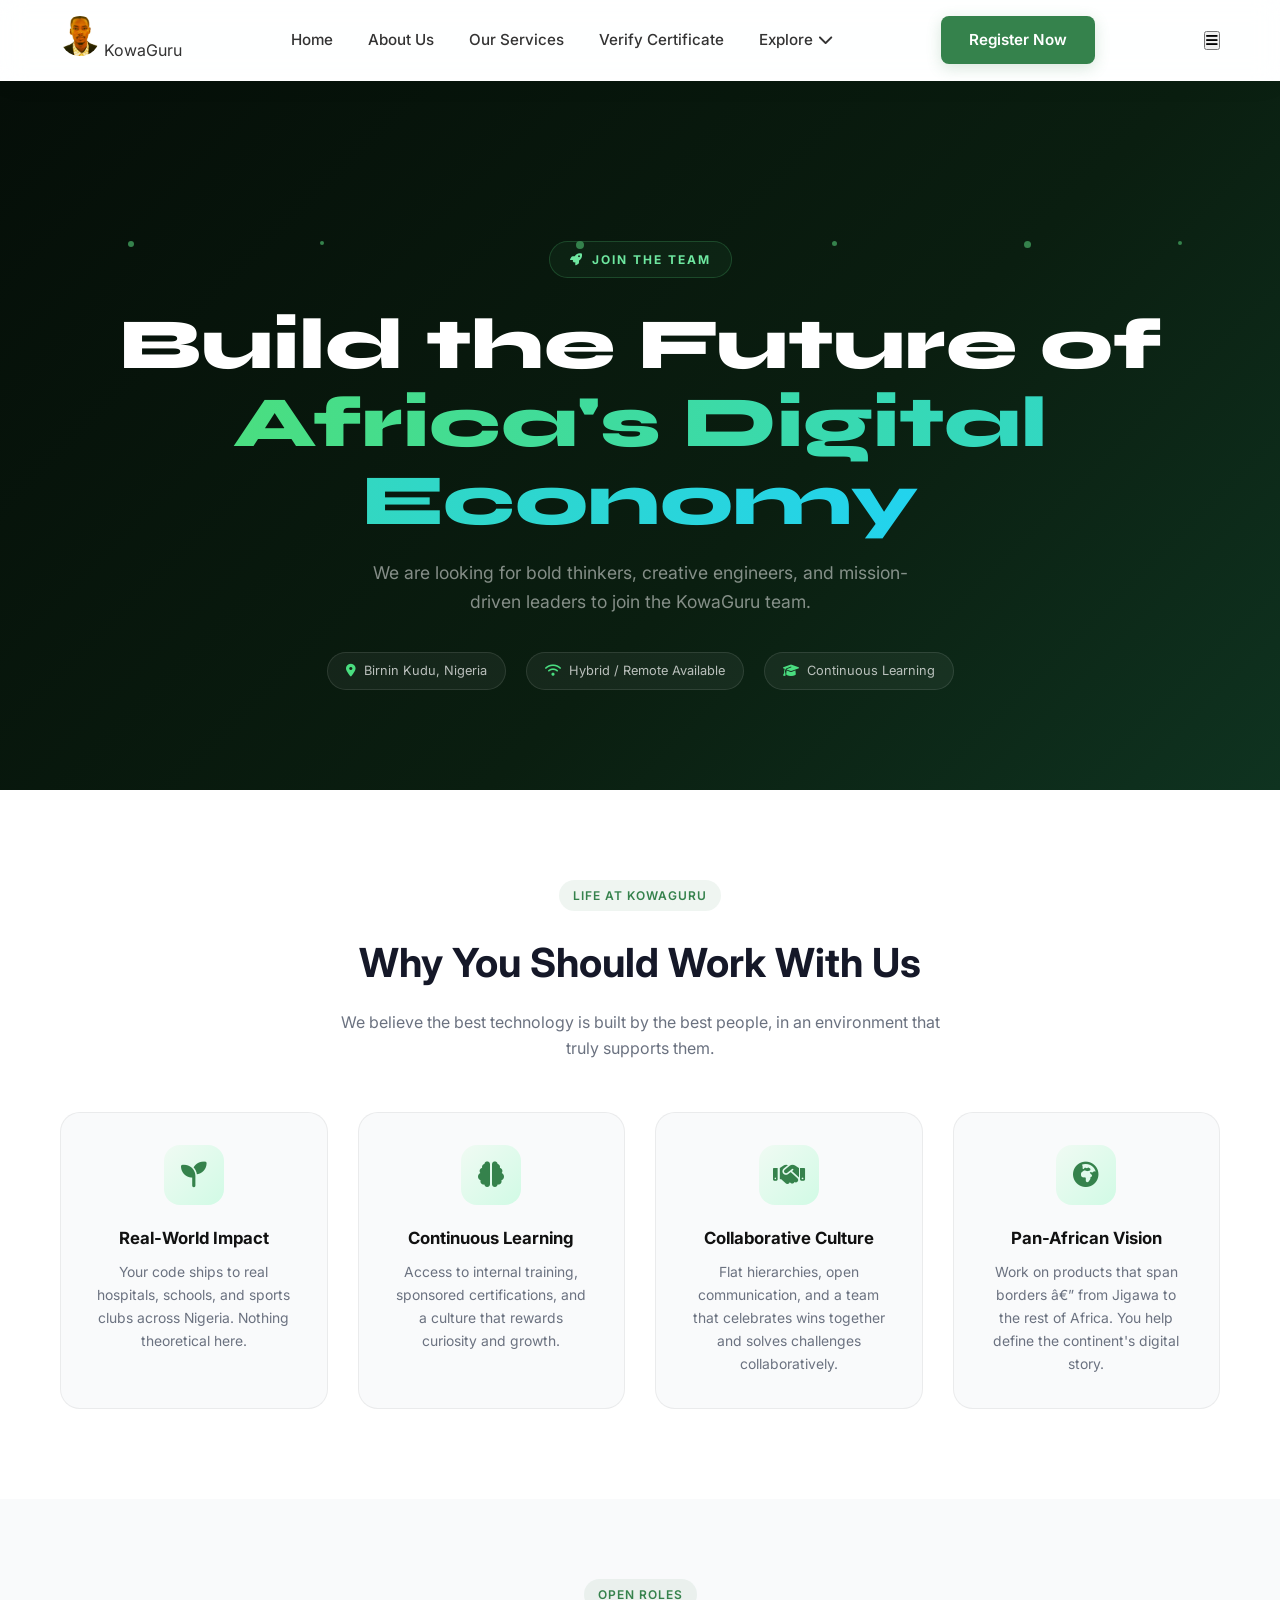
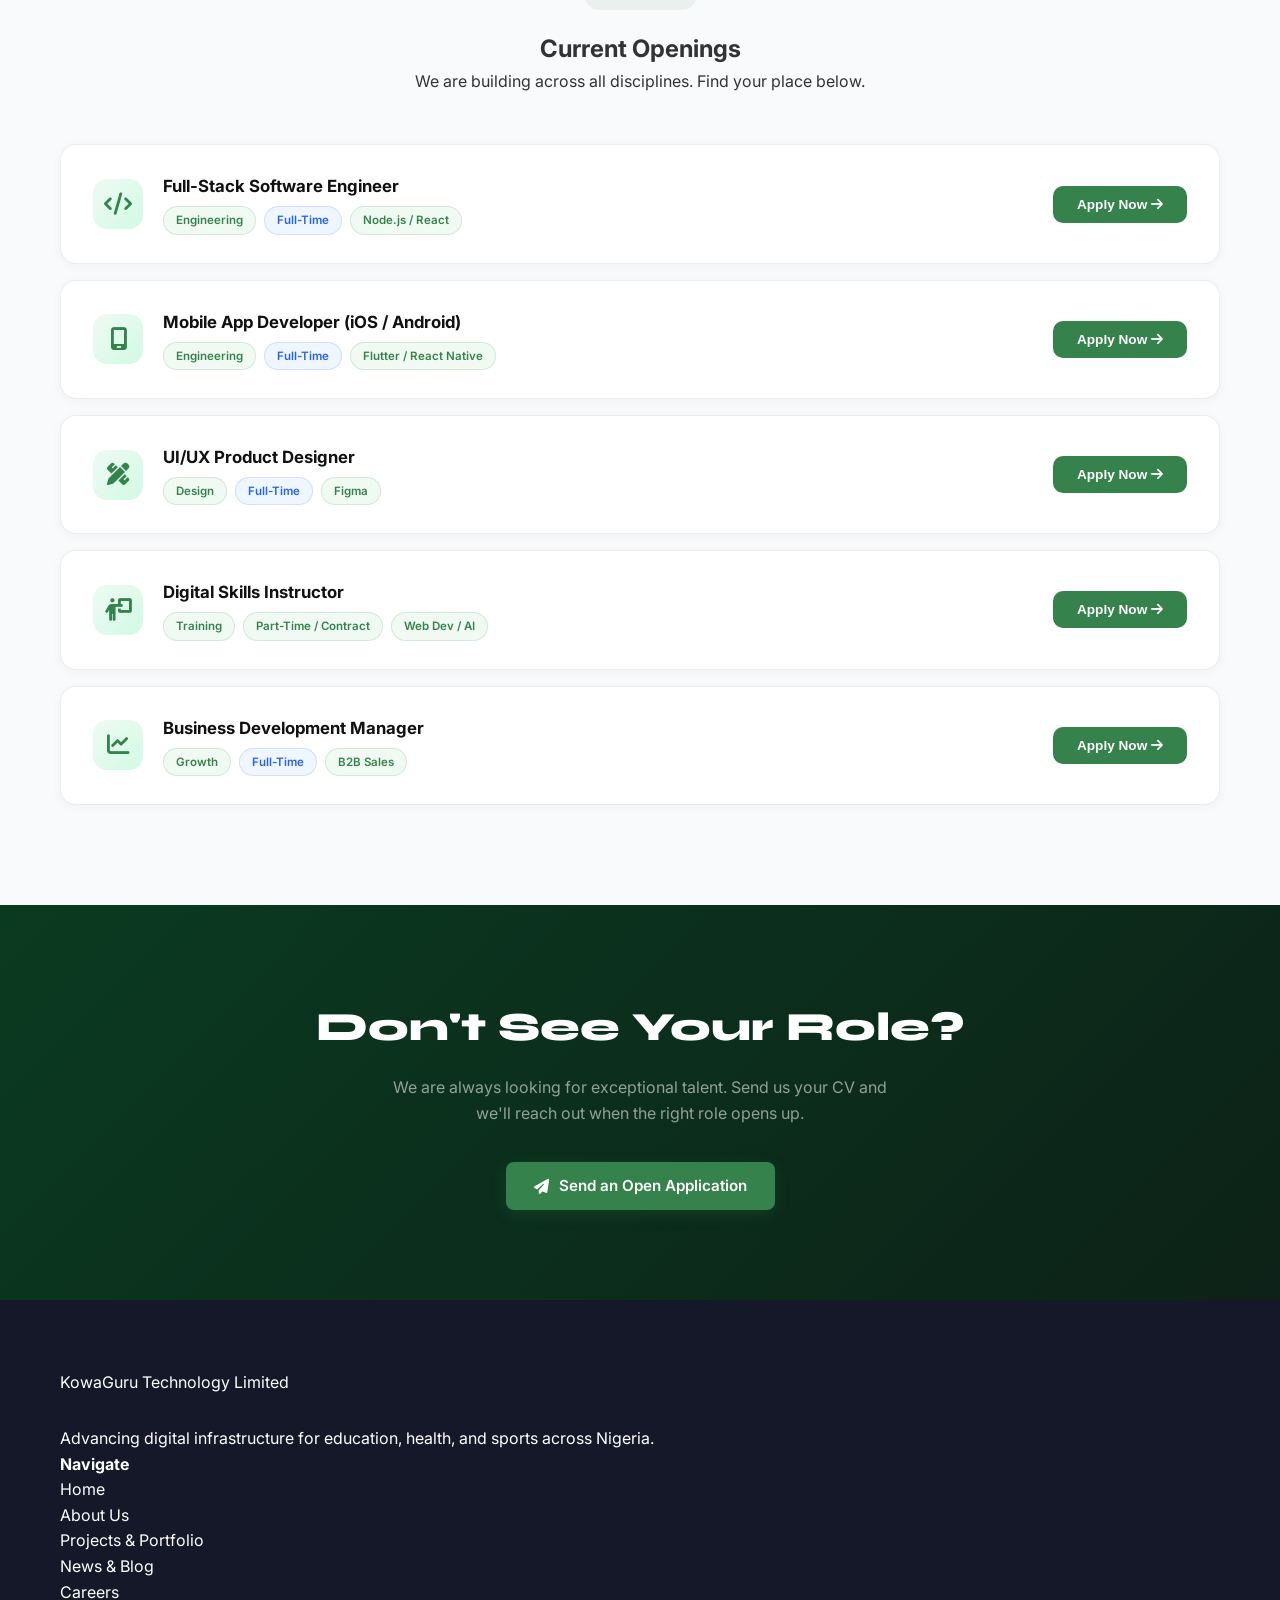
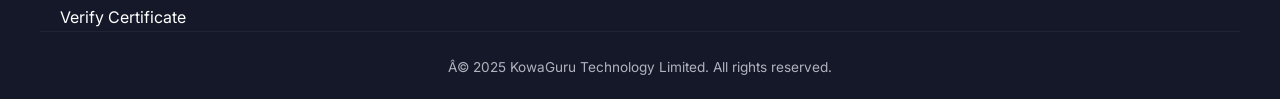
<file: pages/careers.html>
﻿<!DOCTYPE html>
<html lang="en">
<head>
<meta charset="utf-8"/>
<meta name="viewport" content="width=device-width, initial-scale=1.0"/>
<meta name="description" content="Careers at KowaGuru Technology â€” Join the team building Africa's next generation of digital infrastructure."/>
<title>Careers | KowaGuru Technology</title>
<link rel="preconnect" href="https://fonts.googleapis.com">
<link href="https://fonts.googleapis.com/css2?family=Inter:wght@300;400;500;600;700&family=Syne:wght@700;800&display=swap" rel="stylesheet"/>
<link rel="stylesheet" href="https://cdnjs.cloudflare.com/ajax/libs/font-awesome/6.5.0/css/all.min.css">
<link rel="stylesheet" href="../assets/css/style.css">
<style>
    :root { --primary-color: #35824c; --text-muted: #6b7280; }
    body { background: #f9fafb; }

    /* â”€â”€â”€ Hero â”€â”€â”€ */
    .careers-hero {
        background: linear-gradient(135deg, #050e08 0%, #0a1e10 60%, #0f3320 100%);
        padding: 160px 0 100px; text-align: center;
        position: relative; overflow: hidden;
    }
    .particle { position: absolute; border-radius: 50%; background: #35824c; animation: rise linear infinite; }
    @keyframes rise {
        0% { bottom: -10%; opacity: 0; transform: translateX(0) scale(0.5); }
        20% { opacity: 0.4; }
        80% { opacity: 0.2; }
        100% { bottom: 110%; opacity: 0; transform: translateX(40px) scale(1.2); }
    }
    .careers-hero .container { position: relative; z-index: 2; }
    .careers-hero-badge {
        display: inline-flex; align-items: center; gap: 8px;
        border: 1px solid rgba(53,130,76,0.4); background: rgba(53,130,76,0.1);
        color: #6ee7a0; padding: 8px 20px; border-radius: 100px;
        font-size: 0.75rem; font-weight: 700; letter-spacing: 2px; text-transform: uppercase; margin-bottom: 28px;
    }
    .careers-hero h1 {
        font-family: 'Syne', sans-serif;
        font-size: clamp(2.4rem, 6vw, 4.5rem); font-weight: 800; color: #fff;
        line-height: 1.08; margin-bottom: 20px;
    }
    .careers-hero h1 em { font-style: normal; background: linear-gradient(90deg, #4ade80, #22d3ee); -webkit-background-clip: text; -webkit-text-fill-color: transparent; }
    .careers-hero p { color: rgba(255,255,255,0.5); font-size: 1.1rem; max-width: 560px; margin: 0 auto 36px; }
    .hero-perks { display: flex; justify-content: center; gap: 20px; flex-wrap: wrap; margin-top: 16px; }
    .hero-perk {
        display: flex; align-items: center; gap: 8px;
        background: rgba(255,255,255,0.05); border: 1px solid rgba(255,255,255,0.1);
        border-radius: 100px; padding: 8px 18px;
        font-size: 0.8rem; color: rgba(255,255,255,0.7);
    }
    .hero-perk i { color: #4ade80; }

    /* â”€â”€â”€ Why Join â”€â”€â”€ */
    .why-section { padding: 90px 0; background: #fff; }
    .why-grid { display: grid; grid-template-columns: repeat(auto-fit, minmax(230px, 1fr)); gap: 30px; margin-top: 50px; }
    .why-card {
        padding: 32px; border-radius: 20px;
        border: 1px solid rgba(0,0,0,0.06); background: #f9fafb;
        text-align: center;
        transition: all 0.5s cubic-bezier(0.16,1,0.3,1);
    }
    .why-card:hover { transform: translateY(-8px); background: #fff; border-color: rgba(53,130,76,0.2); box-shadow: 0 20px 40px rgba(0,0,0,0.06); }
    .why-icon {
        width: 60px; height: 60px; border-radius: 16px;
        background: linear-gradient(135deg, #f0faf3, #d1fae5);
        display: flex; align-items: center; justify-content: center;
        font-size: 1.6rem; color: var(--primary-color);
        margin: 0 auto 20px;
        transition: transform 0.4s ease;
    }
    .why-card:hover .why-icon { transform: rotate(10deg) scale(1.1); }
    .why-card h3 { font-size: 1.05rem; font-weight: 700; color: #111; margin-bottom: 10px; }
    .why-card p { font-size: 0.87rem; color: var(--text-muted); line-height: 1.65; }

    /* â”€â”€â”€ Job Listings â”€â”€â”€ */
    .jobs-section { padding: 80px 0 100px; }
    .jobs-section-header { text-align: center; margin-bottom: 50px; }
    .jobs-list { display: flex; flex-direction: column; gap: 16px; }
    .job-card {
        background: #fff; border-radius: 16px;
        border: 1px solid rgba(0,0,0,0.07);
        padding: 28px 32px;
        display: flex; align-items: center; justify-content: space-between; gap: 20px; flex-wrap: wrap;
        box-shadow: 0 2px 12px rgba(0,0,0,0.04);
        transition: all 0.4s cubic-bezier(0.16,1,0.3,1);
        cursor: pointer;
    }
    .job-card:hover { transform: translateX(8px); border-color: rgba(53,130,76,0.25); box-shadow: 0 8px 30px rgba(0,0,0,0.08); }
    .job-left { display: flex; align-items: center; gap: 20px; }
    .job-dept-icon {
        width: 50px; height: 50px; border-radius: 14px; flex-shrink: 0;
        background: linear-gradient(135deg, #f0faf3, #d1fae5);
        display: flex; align-items: center; justify-content: center;
        font-size: 1.4rem; color: var(--primary-color);
    }
    .job-info h4 { font-size: 1.05rem; font-weight: 700; color: #111; margin-bottom: 6px; }
    .job-chips { display: flex; gap: 8px; flex-wrap: wrap; }
    .job-chip {
        font-size: 0.72rem; font-weight: 600; padding: 4px 12px;
        border-radius: 100px; background: #f0faf3; color: var(--primary-color);
        border: 1px solid rgba(53,130,76,0.15);
    }
    .job-chip.red { background: #fef2f2; color: #dc2626; border-color: rgba(220,38,38,0.15); }
    .job-chip.blue { background: #eff6ff; color: #2563eb; border-color: rgba(37,99,235,0.15); }
    .apply-btn {
        padding: 11px 24px; border-radius: 10px;
        background: var(--primary-color); color: #fff;
        font-size: 0.85rem; font-weight: 700; white-space: nowrap;
        border: none; cursor: pointer;
        transition: all 0.3s ease; position: relative; overflow: hidden;
    }
    .apply-btn::before {
        content: ''; position: absolute; top:0; left:-100%; width:100%; height:100%;
        background: linear-gradient(90deg, transparent, rgba(255,255,255,0.2), transparent);
        transition: left 0.6s ease;
    }
    .apply-btn:hover::before { left: 100%; }
    .apply-btn:hover { background: #2a6a3e; transform: translateY(-2px); box-shadow: 0 8px 20px rgba(53,130,76,0.3); }

    /* â”€â”€â”€ CTA â”€â”€â”€ */
    .cta-section {
        background: linear-gradient(135deg, #0a3a20, #0d2218);
        padding: 90px 0; text-align: center; margin-top: 0;
    }
    .cta-section h2 { font-family: 'Syne', sans-serif; font-size: 2.5rem; font-weight: 800; color: #fff; margin-bottom: 16px; }
    .cta-section p { color: rgba(255,255,255,0.55); font-size: 1rem; max-width: 500px; margin: 0 auto 36px; }
    .cta-section a { display: inline-flex; align-items: center; gap: 10px; }

    /* Reveal */
    .reveal-up { opacity:0; transform:translateY(35px); transition: opacity 0.8s cubic-bezier(0.16,1,0.3,1), transform 0.8s cubic-bezier(0.16,1,0.3,1); }
    .reveal-up.is-visible { opacity:1; transform:translateY(0); }
    .delay-1 { transition-delay: 0.1s; } .delay-2 { transition-delay: 0.2s; } .delay-3 { transition-delay: 0.3s; } .delay-4 { transition-delay: 0.4s; }
</style>
</head>
<body>

<header>
    <div class="header-container container">
        <div class="logo">
            <a href="../index.html"><img src="../assets/images/ceo.jpeg" alt="KowaGuru Logo" style="height:40px;width:40px;object-fit:cover;border-radius:50%;"> KowaGuru</a>
        </div>
        <nav>
            <ul class="nav-links">
                <li><a href="../index.html">Home</a></li>
                <li><a href="about.html">About Us</a></li>
                <li><a href="../index.html#ecosystem">Our Services</a></li>
                <li><a href="verification.html">Verify Certificate</a></li>
                <li class="dropdown">
                    <a href="#">Explore <i class="fa-solid fa-chevron-down"></i></a>
                    <ul class="dropdown-menu">
                        <li><a href="products.html">Products</a></li>
                        <li><a href="digital-solutions.html">Digital Solutions</a></li>
                        <li><a href="sport-tech.html">Sport Technology</a></li>
                        <li><a href="skills-training.html">Digital Skills Training</a></li>
                        <li><a href="projects.html">Projects & Portfolio</a></li>
                        <li><a href="blog.html">News & Blog</a></li>
                        <li><a href="careers.html" class="active-drop">Careers</a></li>
                        <li><a href="contact.html">Contact Us</a></li>
                    </ul>
                </li>
            </ul>
        </nav>
        <a href="register.html" class="btn btn-primary">Register Now</a>
        <button class="nav-toggle" id="navToggle"><i class="fa-solid fa-bars"></i></button>
    </div>
</header>

<!-- Hero -->
<section class="careers-hero">
    <!-- Particles -->
    <div class="particle" style="left:10%; width:6px; height:6px; animation-duration:8s; animation-delay:0s;"></div>
    <div class="particle" style="left:25%; width:4px; height:4px; animation-duration:10s; animation-delay:-2s;"></div>
    <div class="particle" style="left:45%; width:8px; height:8px; animation-duration:12s; animation-delay:-4s;"></div>
    <div class="particle" style="left:65%; width:5px; height:5px; animation-duration:9s; animation-delay:-1s;"></div>
    <div class="particle" style="left:80%; width:7px; height:7px; animation-duration:11s; animation-delay:-6s;"></div>
    <div class="particle" style="left:92%; width:4px; height:4px; animation-duration:7s; animation-delay:-3s;"></div>

    <div class="container">
        <div class="careers-hero-badge"><i class="fa-solid fa-rocket"></i> Join The Team</div>
        <h1>Build the Future of<br><em>Africa's Digital Economy</em></h1>
        <p>We are looking for bold thinkers, creative engineers, and mission-driven leaders to join the KowaGuru team.</p>
        <div class="hero-perks">
            <div class="hero-perk"><i class="fa-solid fa-location-dot"></i> Birnin Kudu, Nigeria</div>
            <div class="hero-perk"><i class="fa-solid fa-wifi"></i> Hybrid / Remote Available</div>
            <div class="hero-perk"><i class="fa-solid fa-graduation-cap"></i> Continuous Learning</div>
        </div>
    </div>
</section>

<!-- Why Join -->
<section class="why-section">
    <div class="container">
        <div class="section-header-center reveal-up">
            <span class="section-badge">LIFE AT KOWAGURU</span>
            <h2>Why You Should Work With Us</h2>
            <p>We believe the best technology is built by the best people, in an environment that truly supports them.</p>
        </div>
        <div class="why-grid">
            <div class="why-card reveal-up delay-1">
                <div class="why-icon"><i class="fa-solid fa-seedling"></i></div>
                <h3>Real-World Impact</h3>
                <p>Your code ships to real hospitals, schools, and sports clubs across Nigeria. Nothing theoretical here.</p>
            </div>
            <div class="why-card reveal-up delay-2">
                <div class="why-icon"><i class="fa-solid fa-brain"></i></div>
                <h3>Continuous Learning</h3>
                <p>Access to internal training, sponsored certifications, and a culture that rewards curiosity and growth.</p>
            </div>
            <div class="why-card reveal-up delay-3">
                <div class="why-icon"><i class="fa-solid fa-handshake"></i></div>
                <h3>Collaborative Culture</h3>
                <p>Flat hierarchies, open communication, and a team that celebrates wins together and solves challenges collaboratively.</p>
            </div>
            <div class="why-card reveal-up delay-4">
                <div class="why-icon"><i class="fa-solid fa-globe-africa"></i></div>
                <h3>Pan-African Vision</h3>
                <p>Work on products that span borders â€” from Jigawa to the rest of Africa. You help define the continent's digital story.</p>
            </div>
        </div>
    </div>
</section>

<!-- Jobs -->
<section class="jobs-section">
    <div class="container">
        <div class="jobs-section-header reveal-up">
            <span class="section-badge">OPEN ROLES</span>
            <h2>Current Openings</h2>
            <p>We are building across all disciplines. Find your place below.</p>
        </div>

        <div class="jobs-list">
            <div class="job-card reveal-up">
                <div class="job-left">
                    <div class="job-dept-icon"><i class="fa-solid fa-code"></i></div>
                    <div class="job-info">
                        <h4>Full-Stack Software Engineer</h4>
                        <div class="job-chips">
                            <span class="job-chip">Engineering</span>
                            <span class="job-chip blue">Full-Time</span>
                            <span class="job-chip">Node.js / React</span>
                        </div>
                    </div>
                </div>
                <button class="apply-btn">Apply Now <i class="fa-solid fa-arrow-right"></i></button>
            </div>

            <div class="job-card reveal-up delay-1">
                <div class="job-left">
                    <div class="job-dept-icon"><i class="fa-solid fa-mobile-screen"></i></div>
                    <div class="job-info">
                        <h4>Mobile App Developer (iOS / Android)</h4>
                        <div class="job-chips">
                            <span class="job-chip">Engineering</span>
                            <span class="job-chip blue">Full-Time</span>
                            <span class="job-chip">Flutter / React Native</span>
                        </div>
                    </div>
                </div>
                <button class="apply-btn">Apply Now <i class="fa-solid fa-arrow-right"></i></button>
            </div>

            <div class="job-card reveal-up delay-2">
                <div class="job-left">
                    <div class="job-dept-icon"><i class="fa-solid fa-pen-ruler"></i></div>
                    <div class="job-info">
                        <h4>UI/UX Product Designer</h4>
                        <div class="job-chips">
                            <span class="job-chip">Design</span>
                            <span class="job-chip blue">Full-Time</span>
                            <span class="job-chip">Figma</span>
                        </div>
                    </div>
                </div>
                <button class="apply-btn">Apply Now <i class="fa-solid fa-arrow-right"></i></button>
            </div>

            <div class="job-card reveal-up delay-3">
                <div class="job-left">
                    <div class="job-dept-icon"><i class="fa-solid fa-person-chalkboard"></i></div>
                    <div class="job-info">
                        <h4>Digital Skills Instructor</h4>
                        <div class="job-chips">
                            <span class="job-chip">Training</span>
                            <span class="job-chip">Part-Time / Contract</span>
                            <span class="job-chip">Web Dev / AI</span>
                        </div>
                    </div>
                </div>
                <button class="apply-btn">Apply Now <i class="fa-solid fa-arrow-right"></i></button>
            </div>

            <div class="job-card reveal-up">
                <div class="job-left">
                    <div class="job-dept-icon"><i class="fa-solid fa-chart-line"></i></div>
                    <div class="job-info">
                        <h4>Business Development Manager</h4>
                        <div class="job-chips">
                            <span class="job-chip">Growth</span>
                            <span class="job-chip blue">Full-Time</span>
                            <span class="job-chip">B2B Sales</span>
                        </div>
                    </div>
                </div>
                <button class="apply-btn">Apply Now <i class="fa-solid fa-arrow-right"></i></button>
            </div>
        </div>
    </div>
</section>

<!-- CTA -->
<section class="cta-section">
    <div class="container">
        <h2>Don't See Your Role?</h2>
        <p>We are always looking for exceptional talent. Send us your CV and we'll reach out when the right role opens up.</p>
        <a href="index.html#contact" class="btn btn-primary">
            <i class="fa-solid fa-paper-plane"></i> Send an Open Application
        </a>
    </div>
</section>

<footer class="footer">
    <div class="container footer-grid">
        <div class="footer-brand">
            <div class="footer-logo">KowaGuru Technology Limited</div>
            <p>Advancing digital infrastructure for education, health, and sports across Nigeria.</p>
        </div>
        <div class="footer-links">
            <h4>Navigate</h4>
            <ul>
                <li><a href="../index.html">Home</a></li>
                <li><a href="about.html">About Us</a></li>
                <li><a href="projects.html">Projects & Portfolio</a></li>
                <li><a href="blog.html">News & Blog</a></li>
                <li><a href="careers.html">Careers</a></li>
                <li><a href="verification.html">Verify Certificate</a></li>
            </ul>
        </div>
    </div>
    <div class="footer-bottom container">
        <p>Â© 2025 KowaGuru Technology Limited. All rights reserved.</p>
    </div>
</footer>

<script>
    const obs = new IntersectionObserver(entries => {
        entries.forEach(e => { if (e.isIntersecting) { e.target.classList.add('is-visible'); obs.unobserve(e.target); } });
    }, { threshold: 0.1 });
    document.querySelectorAll('.reveal-up:not(.is-visible)').forEach(el => obs.observe(el));
    window.addEventListener('scroll', () => {
        document.querySelector('header').classList.toggle('scrolled', scrollY > 60);
    });
</script>
</body>
</html>
</file>
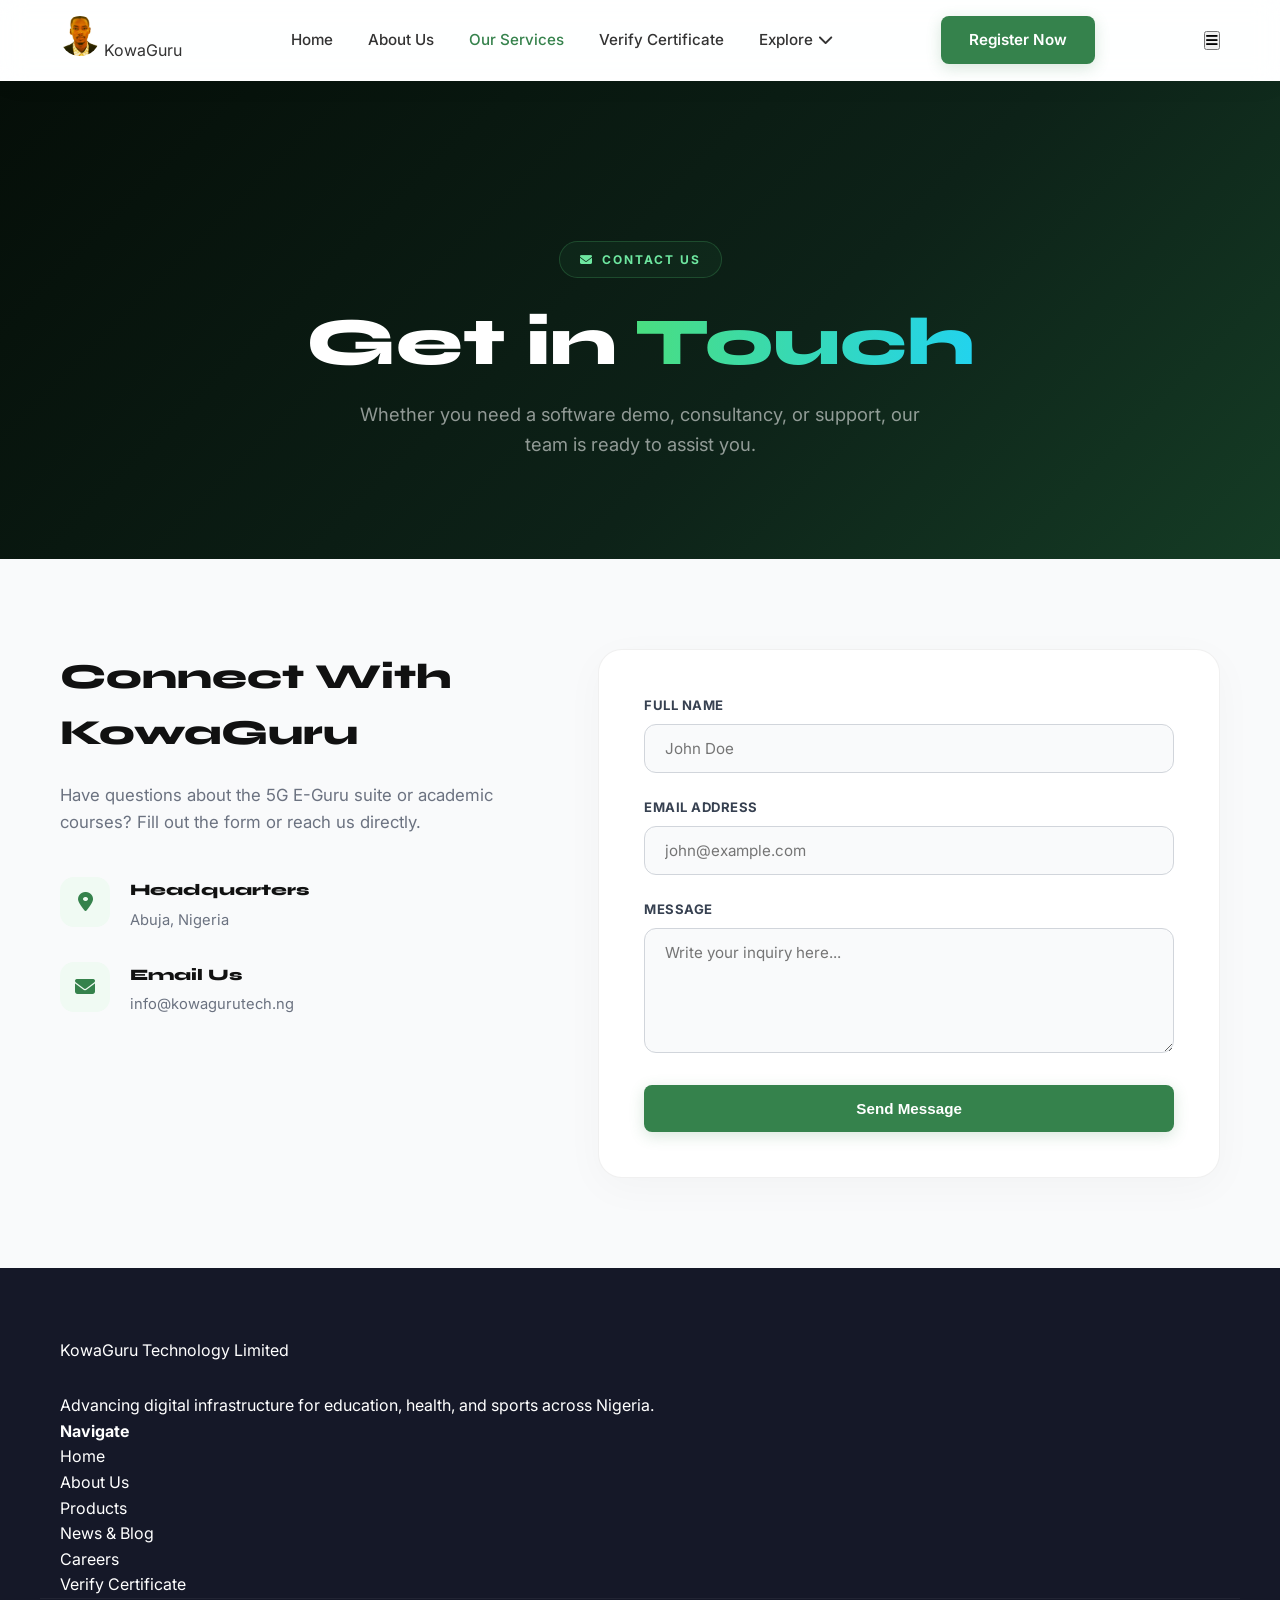
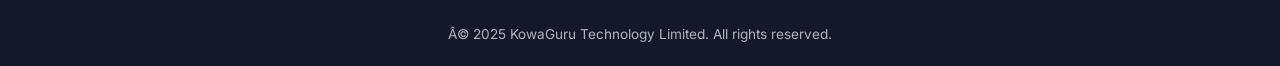
<file: pages/contact.html>
﻿<!DOCTYPE html>
<html lang="en">
<head>
<meta charset="utf-8"/>
<meta name="viewport" content="width=device-width, initial-scale=1.0"/>
<meta name="description" content="Contact KowaGuru Technology Limited â€” Reach out to our teams for demos, consulting, and support."/>
<title>Contact Us | KowaGuru Technology</title>
<link rel="preconnect" href="https://fonts.googleapis.com">
<link href="https://fonts.googleapis.com/css2?family=Inter:wght@300;400;500;600;700&family=Syne:wght@700;800&display=swap" rel="stylesheet"/>
<link rel="stylesheet" href="https://cdnjs.cloudflare.com/ajax/libs/font-awesome/6.5.0/css/all.min.css">
<link rel="stylesheet" href="../assets/css/style.css">
<style>
    :root {
        --primary-color: #35824c;
        --text-muted: #6b7280;
    }
    body { background: #f9fafb; }

    /* â”€â”€â”€ Hero â”€â”€â”€ */
    .con-hero {
        background: linear-gradient(135deg, #050e08 0%, #0d2218 60%, #153c25 100%);
        padding: 160px 0 100px;
        position: relative; overflow: hidden; text-align: center;
    }
    .con-hero .container { position: relative; z-index: 2; }
    .con-hero-badge {
        display: inline-flex; align-items: center; gap: 8px;
        border: 1px solid rgba(53,130,76,0.4); background: rgba(53,130,76,0.1);
        color: #6ee7a0; padding: 8px 20px; border-radius: 100px;
        font-size: 0.75rem; font-weight: 700; letter-spacing: 2px; text-transform: uppercase;
        margin-bottom: 28px;
    }
    .con-hero h1 {
        font-family: 'Syne', sans-serif;
        font-size: clamp(2.4rem, 6vw, 4.2rem); font-weight: 800; color: #fff;
        line-height: 1.1; margin-bottom: 20px;
    }
    .con-hero h1 span { background: linear-gradient(90deg, #4ade80, #22d3ee); -webkit-background-clip: text; -webkit-text-fill-color: transparent; }
    .con-hero p { color: rgba(255,255,255,0.55); font-size: 1.15rem; max-width: 600px; margin: 0 auto; }

    /* â”€â”€â”€ Contact Info & Form â”€â”€â”€ */
    .contact-layout { padding: 90px 0; }
    .contact-grid { display: grid; grid-template-columns: 1fr 1.3fr; gap: 60px; }
    .contact-details h2 { font-family: 'Syne', sans-serif; font-size: 2.2rem; font-weight: 800; color: #111; margin-bottom: 20px; }
    .contact-details p { color: var(--text-muted); line-height: 1.65; margin-bottom: 40px; font-size: 1.05rem; }
    
    .info-list { list-style: none; }
    .info-item { display: flex; align-items: flex-start; gap: 20px; margin-bottom: 30px; }
    .info-icon {
        width: 50px; height: 50px; border-radius: 14px;
        background: #f0faf3; color: var(--primary-color);
        display: flex; align-items: center; justify-content: center; font-size: 1.25rem;
    }
    .info-text h4 { font-family: 'Syne', sans-serif; font-size: 1rem; font-weight: 800; color: #111; margin-bottom: 5px; }
    .info-text p { color: var(--text-muted); font-size: 0.92rem; margin: 0; }

    .contact-form-card {
        background: #fff; border-radius: 24px; padding: 45px;
        border: 1px solid rgba(0,0,0,0.06); box-shadow: 0 10px 40px rgba(0,0,0,0.03);
    }
    .form-group { margin-bottom: 24px; }
    .form-group label { display: block; font-size: 0.82rem; font-weight: 700; color: #374151; margin-bottom: 8px; text-transform: uppercase; letter-spacing: 0.5px; }
    .form-control {
        width: 100%; padding: 14px 20px; border-radius: 12px; border: 1px solid #d1d5db;
        background: #f9fafb; font-family: inherit; font-size: 0.95rem; color: #111;
        transition: all 0.3s ease;
    }
    .form-control:focus { outline: none; border-color: var(--primary-color); background: #fff; box-shadow: 0 0 0 4px rgba(53,130,76,0.1); }
    
    @media (max-width: 991px) {
        .contact-grid { grid-template-columns: 1fr; gap: 50px; }
    }
</style>
</head>
<body>

<header>
    <div class="header-container container">
        <div class="logo">
            <a href="../index.html"><img src="../assets/images/ceo.jpeg" alt="KowaGuru Logo" style="height:40px;width:40px;object-fit:cover;border-radius:50%;"> KowaGuru</a>
        </div>
        <nav>
            <ul class="nav-links">
                <li><a href="../index.html">Home</a></li>
                <li><a href="about.html">About Us</a></li>
                <li><a href="contact.html" class="active">Our Services</a></li>
                <li><a href="verification.html">Verify Certificate</a></li>
                <li class="dropdown">
                    <a href="#">Explore <i class="fa-solid fa-chevron-down"></i></a>
                    <ul class="dropdown-menu">
                        <li><a href="products.html">Products</a></li>
                        <li><a href="digital-solutions.html">Digital Solutions</a></li>
                        <li><a href="sport-tech.html">Sport Technology</a></li>
                        <li><a href="skills-training.html">Digital Skills Training</a></li>
                        <li><a href="projects.html">Projects & Portfolio</a></li>
                        <li><a href="blog.html">News & Blog</a></li>
                        <li><a href="careers.html">Careers</a></li>
                        <li><a href="contact.html" class="active-drop">Contact Us</a></li>
                    </ul>
                </li>
            </ul>
        </nav>
        <a href="register.html" class="btn btn-primary">Register Now</a>
        <button class="nav-toggle" id="navToggle"><i class="fa-solid fa-bars"></i></button>
    </div>
</header>

<!-- Hero -->
<section class="con-hero">
    <div class="container">
        <div class="con-hero-badge"><i class="fa-solid fa-envelope"></i> Contact Us</div>
        <h1>Get in <span>Touch</span></h1>
        <p>Whether you need a software demo, consultancy, or support, our team is ready to assist you.</p>
    </div>
</section>

<!-- Content Grid -->
<section class="contact-layout">
    <div class="container">
        <div class="contact-grid">
            
            <div class="contact-details reveal-up">
                <h2>Connect With KowaGuru</h2>
                <p>Have questions about the 5G E-Guru suite or academic courses? Fill out the form or reach us directly.</p>
                <div class="info-list">
                    <div class="info-item">
                        <div class="info-icon"><i class="fa-solid fa-location-dot"></i></div>
                        <div class="info-text">
                            <h4>Headquarters</h4>
                            <p>Abuja, Nigeria</p>
                        </div>
                    </div>
                    <div class="info-item">
                        <div class="info-icon"><i class="fa-solid fa-envelope"></i></div>
                        <div class="info-text">
                            <h4>Email Us</h4>
                            <p>info@kowagurutech.ng</p>
                        </div>
                    </div>
                </div>
            </div>

            <div class="contact-form-card reveal-up delay-1">
                <form id="contactForm" onsubmit="event.preventDefault(); alert('Thank you for contacting KowaGuru! Our support representative will email you shortly.'); this.reset();">
                    <div class="form-group">
                        <label for="name">Full Name</label>
                        <input type="text" id="name" class="form-control" placeholder="John Doe" required>
                    </div>
                    <div class="form-group">
                        <label for="email">Email Address</label>
                        <input type="email" id="email" class="form-control" placeholder="john@example.com" required>
                    </div>
                    <div class="form-group">
                        <label for="message">Message</label>
                        <textarea id="message" rows="5" class="form-control" placeholder="Write your inquiry here..." required></textarea>
                    </div>
                    <button type="submit" class="btn btn-primary" style="width: 100%; padding: 15px;">Send Message</button>
                </form>
            </div>

        </div>
    </div>
</section>

<footer class="footer">
    <div class="container footer-grid">
        <div class="footer-brand">
            <div class="footer-logo">KowaGuru Technology Limited</div>
            <p>Advancing digital infrastructure for education, health, and sports across Nigeria.</p>
        </div>
        <div class="footer-links">
            <h4>Navigate</h4>
            <ul>
                <li><a href="../index.html">Home</a></li>
                <li><a href="about.html">About Us</a></li>
                <li><a href="products.html">Products</a></li>
                <li><a href="blog.html">News & Blog</a></li>
                <li><a href="careers.html">Careers</a></li>
                <li><a href="verification.html">Verify Certificate</a></li>
            </ul>
        </div>
    </div>
    <div class="footer-bottom container">
        <p>Â© 2025 KowaGuru Technology Limited. All rights reserved.</p>
    </div>
</footer>

<script>
    const obs = new IntersectionObserver(entries => {
        entries.forEach(e => { if (e.isIntersecting) { e.target.classList.add('is-visible'); obs.unobserve(e.target); } });
    }, { threshold: 0.1 });
    document.querySelectorAll('.reveal-up:not(.is-visible)').forEach(el => obs.observe(el));
</script>
</body>
</html>
</file>
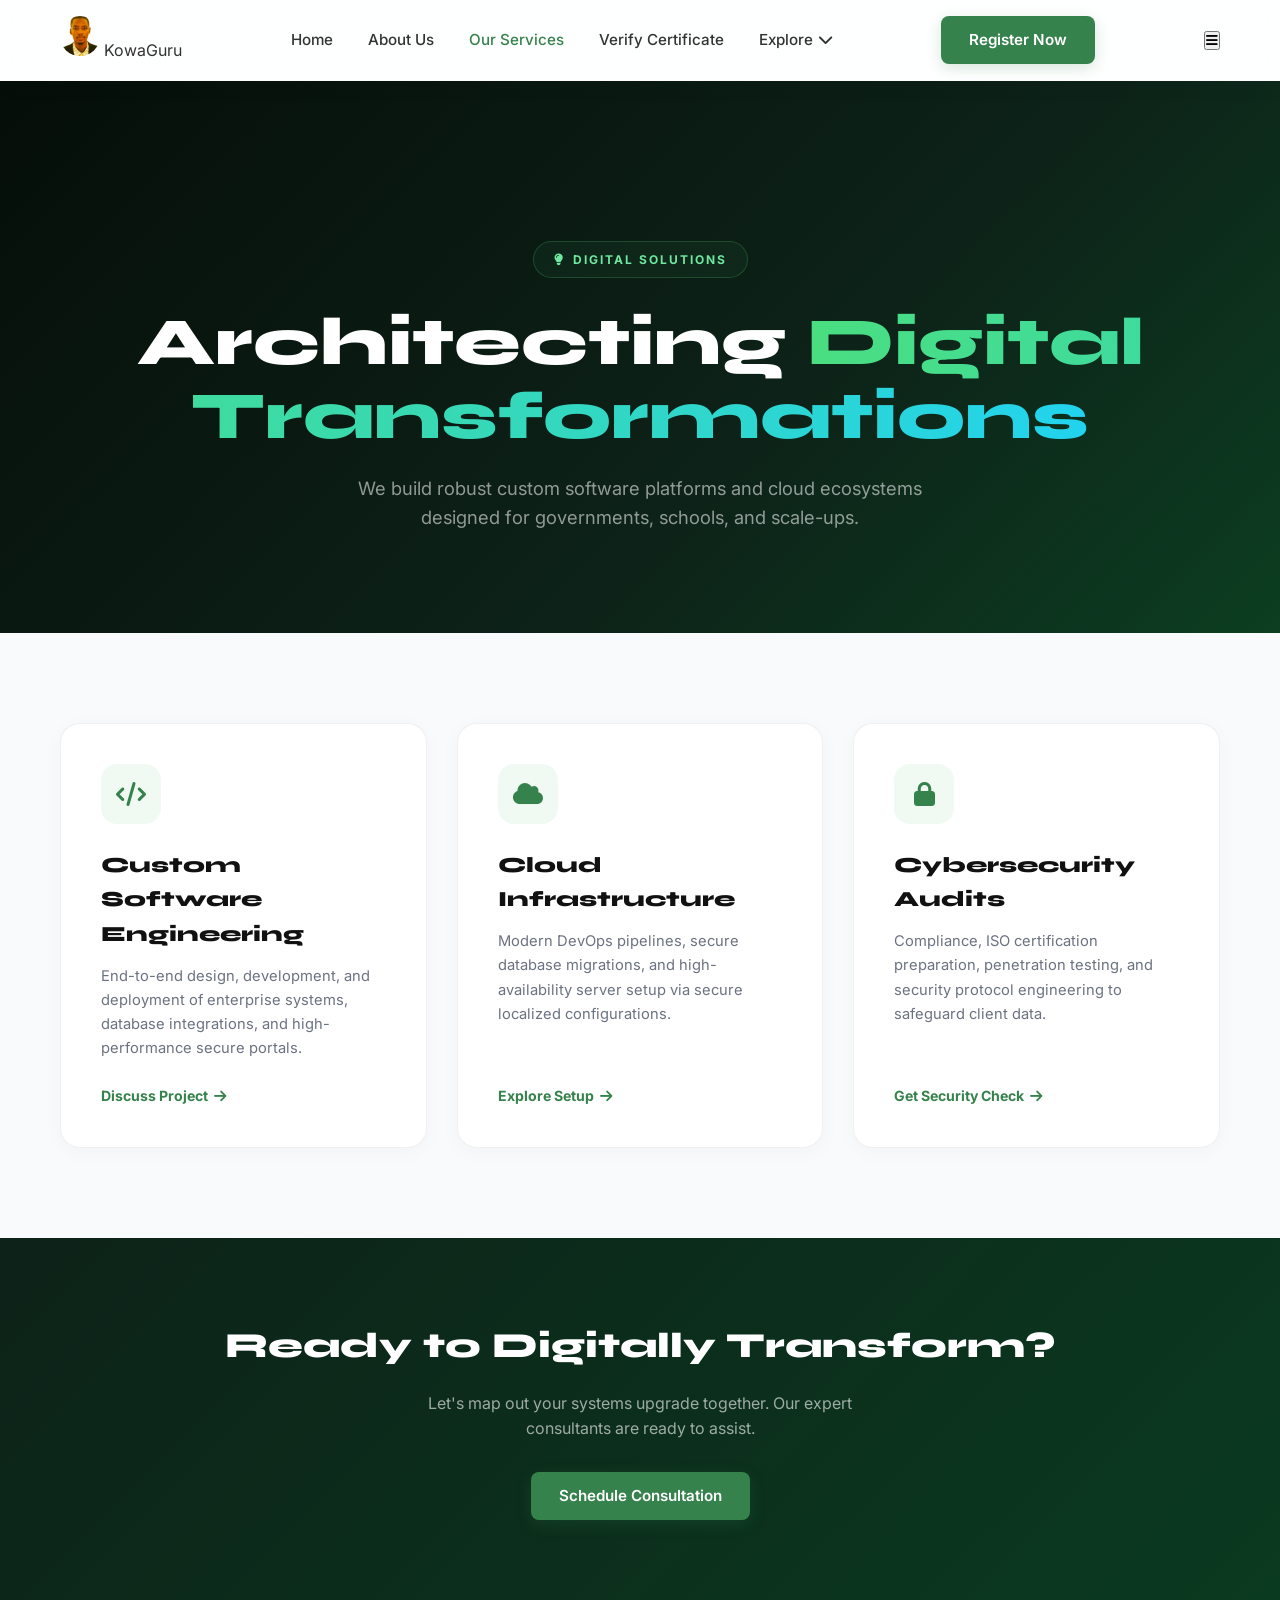
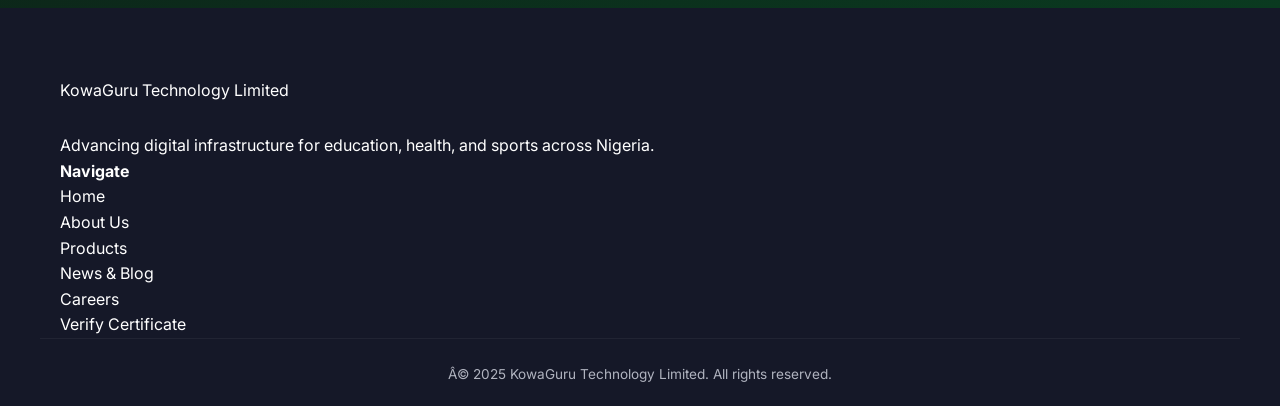
<file: pages/digital-solutions.html>
﻿<!DOCTYPE html>
<html lang="en">
<head>
<meta charset="utf-8"/>
<meta name="viewport" content="width=device-width, initial-scale=1.0"/>
<meta name="description" content="KowaGuru Digital Solutions â€” Custom software, cloud architecture, and enterprise digital transformation in Africa."/>
<title>Digital Solutions | KowaGuru Technology</title>
<link rel="preconnect" href="https://fonts.googleapis.com">
<link href="https://fonts.googleapis.com/css2?family=Inter:wght@300;400;500;600;700&family=Syne:wght@700;800&display=swap" rel="stylesheet"/>
<link rel="stylesheet" href="https://cdnjs.cloudflare.com/ajax/libs/font-awesome/6.5.0/css/all.min.css">
<link rel="stylesheet" href="../assets/css/style.css">
<style>
    :root {
        --primary-color: #35824c;
        --text-muted: #6b7280;
    }
    body { background: #f9fafb; }

    /* â”€â”€â”€ Hero â”€â”€â”€ */
    .sol-hero {
        background: linear-gradient(135deg, #050e08 0%, #0d2218 60%, #0c3e21 100%);
        padding: 160px 0 100px;
        position: relative; overflow: hidden; text-align: center;
    }
    .sol-hero .container { position: relative; z-index: 2; }
    .sol-hero-badge {
        display: inline-flex; align-items: center; gap: 8px;
        border: 1px solid rgba(53,130,76,0.4); background: rgba(53,130,76,0.1);
        color: #6ee7a0; padding: 8px 20px; border-radius: 100px;
        font-size: 0.75rem; font-weight: 700; letter-spacing: 2px; text-transform: uppercase;
        margin-bottom: 28px;
    }
    .sol-hero h1 {
        font-family: 'Syne', sans-serif;
        font-size: clamp(2.4rem, 6vw, 4.2rem); font-weight: 800; color: #fff;
        line-height: 1.1; margin-bottom: 20px;
    }
    .sol-hero h1 span { background: linear-gradient(90deg, #4ade80, #22d3ee); -webkit-background-clip: text; -webkit-text-fill-color: transparent; }
    .sol-hero p { color: rgba(255,255,255,0.55); font-size: 1.15rem; max-width: 600px; margin: 0 auto; }

    /* â”€â”€â”€ Services Grid â”€â”€â”€ */
    .services-section { padding: 90px 0; }
    .services-grid { display: grid; grid-template-columns: repeat(auto-fit, minmax(320px, 1fr)); gap: 30px; }
    .service-card {
        background: #fff; border-radius: 20px; padding: 40px;
        border: 1px solid rgba(0,0,0,0.06);
        box-shadow: 0 4px 20px rgba(0,0,0,0.03);
        transition: all 0.5s cubic-bezier(0.16, 1, 0.3, 1);
        display: flex; flex-direction: column; justify-content: space-between;
    }
    .service-card:hover {
        transform: translateY(-8px);
        box-shadow: 0 25px 50px rgba(0,0,0,0.07);
        border-color: rgba(53,130,76,0.2);
    }
    .service-icon {
        width: 60px; height: 60px; border-radius: 16px;
        background: #f0faf3; display: flex; align-items: center; justify-content: center;
        font-size: 1.5rem; color: var(--primary-color); margin-bottom: 24px;
        transition: transform 0.4s ease;
    }
    .service-card:hover .service-icon { transform: rotate(8deg) scale(1.1); }
    .service-card h3 { font-family: 'Syne', sans-serif; font-size: 1.35rem; font-weight: 800; color: #111; margin-bottom: 12px; }
    .service-card p { color: var(--text-muted); font-size: 0.92rem; line-height: 1.65; margin-bottom: 24px; }
    .service-link {
        font-size: 0.88rem; font-weight: 700; color: var(--primary-color);
        display: inline-flex; align-items: center; gap: 6px; text-decoration: none;
    }

    /* â”€â”€â”€ Quote Section â”€â”€â”€ */
    .quote-banner {
        background: linear-gradient(135deg, #0d2218, #0a3a20);
        padding: 80px 0; text-align: center; color: #fff;
    }
    .quote-banner h2 { font-family: 'Syne', sans-serif; font-size: 2.2rem; font-weight: 800; margin-bottom: 16px; }
    .quote-banner p { color: rgba(255,255,255,0.6); max-width: 500px; margin: 0 auto 30px; }
</style>
</head>
<body>

<header>
    <div class="header-container container">
        <div class="logo">
            <a href="../index.html"><img src="../assets/images/ceo.jpeg" alt="KowaGuru Logo" style="height:40px;width:40px;object-fit:cover;border-radius:50%;"> KowaGuru</a>
        </div>
        <nav>
            <ul class="nav-links">
                <li><a href="../index.html">Home</a></li>
                <li><a href="about.html">About Us</a></li>
                <li><a href="digital-solutions.html" class="active">Our Services</a></li>
                <li><a href="verification.html">Verify Certificate</a></li>
                <li class="dropdown">
                    <a href="#">Explore <i class="fa-solid fa-chevron-down"></i></a>
                    <ul class="dropdown-menu">
                        <li><a href="products.html">Products</a></li>
                        <li><a href="digital-solutions.html" class="active-drop">Digital Solutions</a></li>
                        <li><a href="sport-tech.html">Sport Technology</a></li>
                        <li><a href="skills-training.html">Digital Skills Training</a></li>
                        <li><a href="projects.html">Projects & Portfolio</a></li>
                        <li><a href="blog.html">News & Blog</a></li>
                        <li><a href="careers.html">Careers</a></li>
                        <li><a href="contact.html">Contact Us</a></li>
                    </ul>
                </li>
            </ul>
        </nav>
        <a href="register.html" class="btn btn-primary">Register Now</a>
        <button class="nav-toggle" id="navToggle"><i class="fa-solid fa-bars"></i></button>
    </div>
</header>

<!-- Hero -->
<section class="sol-hero">
    <div class="container">
        <div class="sol-hero-badge"><i class="fa-solid fa-lightbulb"></i> Digital Solutions</div>
        <h1>Architecting <span>Digital Transformations</span></h1>
        <p>We build robust custom software platforms and cloud ecosystems designed for governments, schools, and scale-ups.</p>
    </div>
</section>

<!-- Solutions Grid -->
<section class="services-section">
    <div class="container">
        <div class="services-grid">
            <div class="service-card reveal-up">
                <div>
                    <div class="service-icon"><i class="fa-solid fa-code"></i></div>
                    <h3>Custom Software Engineering</h3>
                    <p>End-to-end design, development, and deployment of enterprise systems, database integrations, and high-performance secure portals.</p>
                </div>
                <a href="contact.html" class="service-link">Discuss Project <i class="fa-solid fa-arrow-right"></i></a>
            </div>
            
            <div class="service-card reveal-up delay-1">
                <div>
                    <div class="service-icon"><i class="fa-solid fa-cloud"></i></div>
                    <h3>Cloud Infrastructure</h3>
                    <p>Modern DevOps pipelines, secure database migrations, and high-availability server setup via secure localized configurations.</p>
                </div>
                <a href="contact.html" class="service-link">Explore Setup <i class="fa-solid fa-arrow-right"></i></a>
            </div>

            <div class="service-card reveal-up delay-2">
                <div>
                    <div class="service-icon"><i class="fa-solid fa-lock"></i></div>
                    <h3>Cybersecurity Audits</h3>
                    <p>Compliance, ISO certification preparation, penetration testing, and security protocol engineering to safeguard client data.</p>
                </div>
                <a href="contact.html" class="service-link">Get Security Check <i class="fa-solid fa-arrow-right"></i></a>
            </div>
        </div>
    </div>
</section>

<!-- Quote Banner -->
<section class="quote-banner">
    <div class="container">
        <h2>Ready to Digitally Transform?</h2>
        <p>Let's map out your systems upgrade together. Our expert consultants are ready to assist.</p>
        <a href="contact.html" class="btn btn-primary">Schedule Consultation</a>
    </div>
</section>

<footer class="footer">
    <div class="container footer-grid">
        <div class="footer-brand">
            <div class="footer-logo">KowaGuru Technology Limited</div>
            <p>Advancing digital infrastructure for education, health, and sports across Nigeria.</p>
        </div>
        <div class="footer-links">
            <h4>Navigate</h4>
            <ul>
                <li><a href="../index.html">Home</a></li>
                <li><a href="about.html">About Us</a></li>
                <li><a href="products.html">Products</a></li>
                <li><a href="blog.html">News & Blog</a></li>
                <li><a href="careers.html">Careers</a></li>
                <li><a href="verification.html">Verify Certificate</a></li>
            </ul>
        </div>
    </div>
    <div class="footer-bottom container">
        <p>Â© 2025 KowaGuru Technology Limited. All rights reserved.</p>
    </div>
</footer>

<script>
    const obs = new IntersectionObserver(entries => {
        entries.forEach(e => { if (e.isIntersecting) { e.target.classList.add('is-visible'); obs.unobserve(e.target); } });
    }, { threshold: 0.1 });
    document.querySelectorAll('.reveal-up:not(.is-visible)').forEach(el => obs.observe(el));
</script>
</body>
</html>
</file>
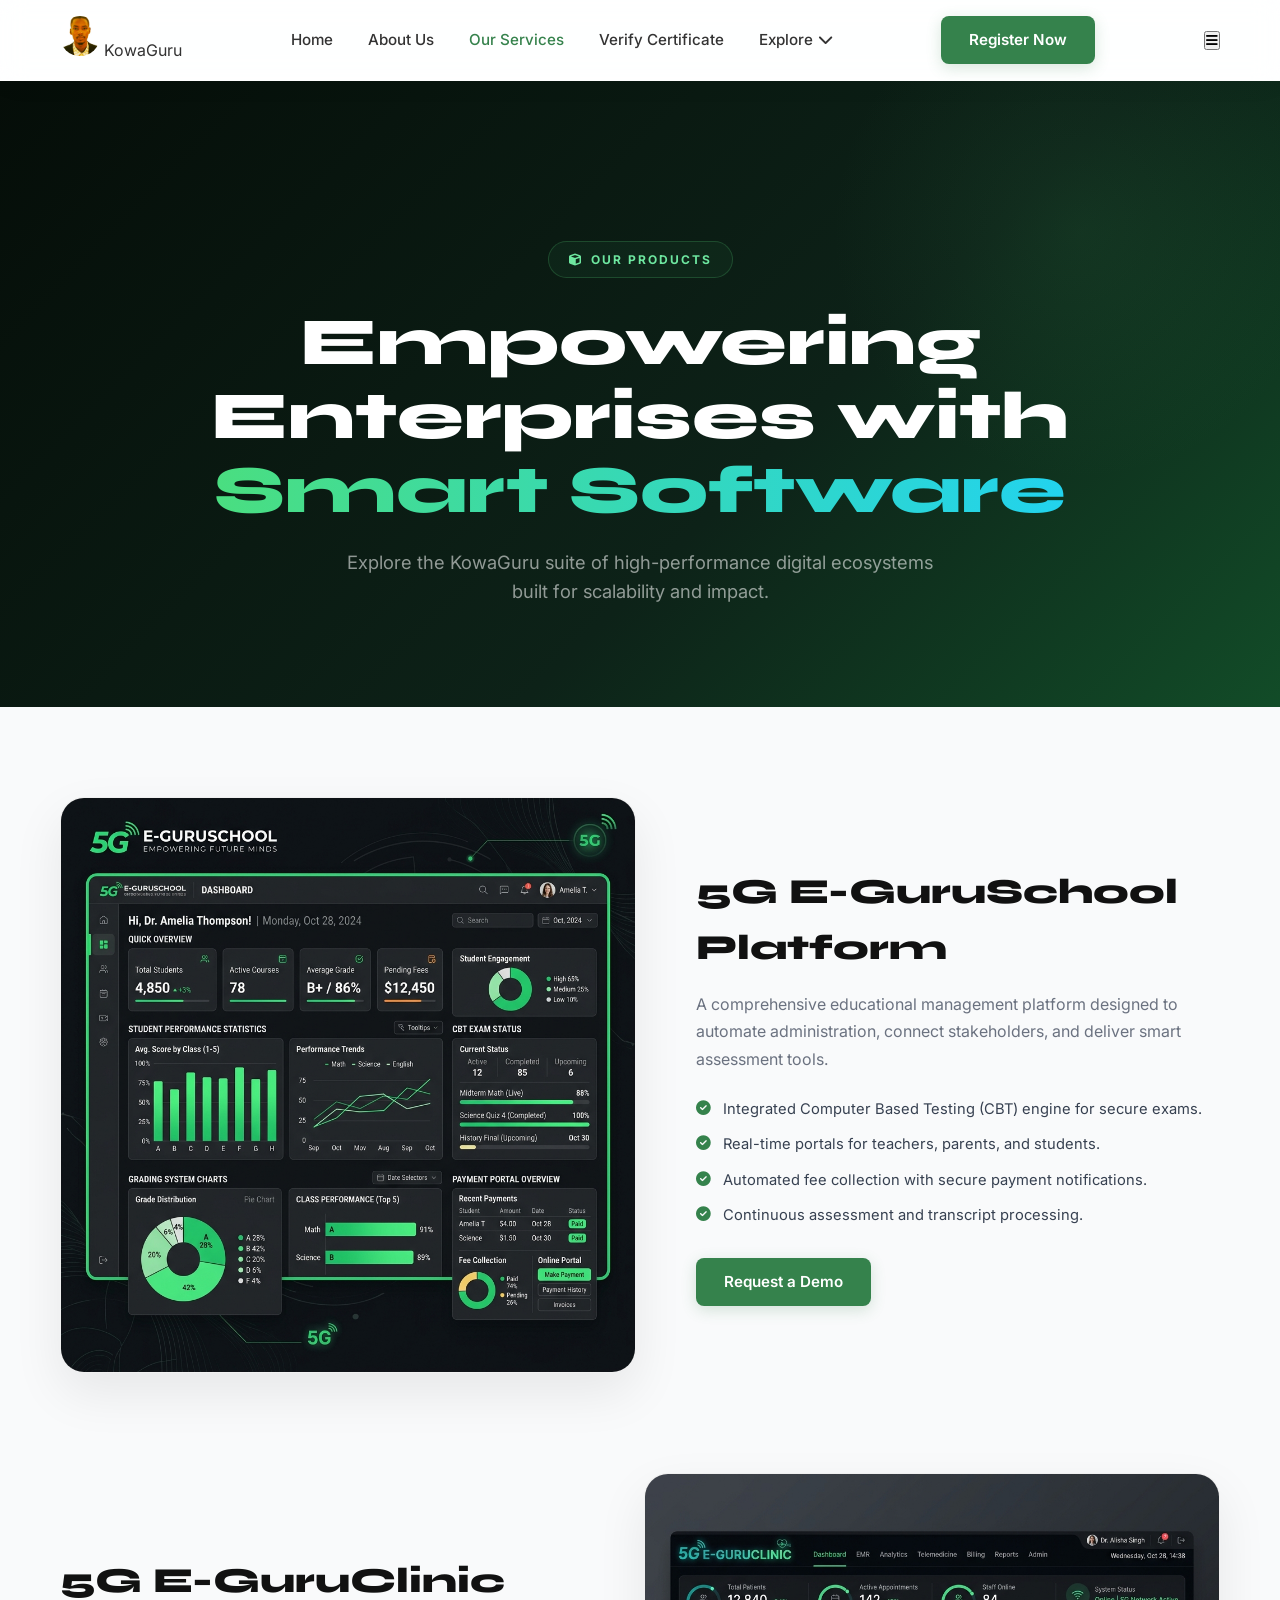
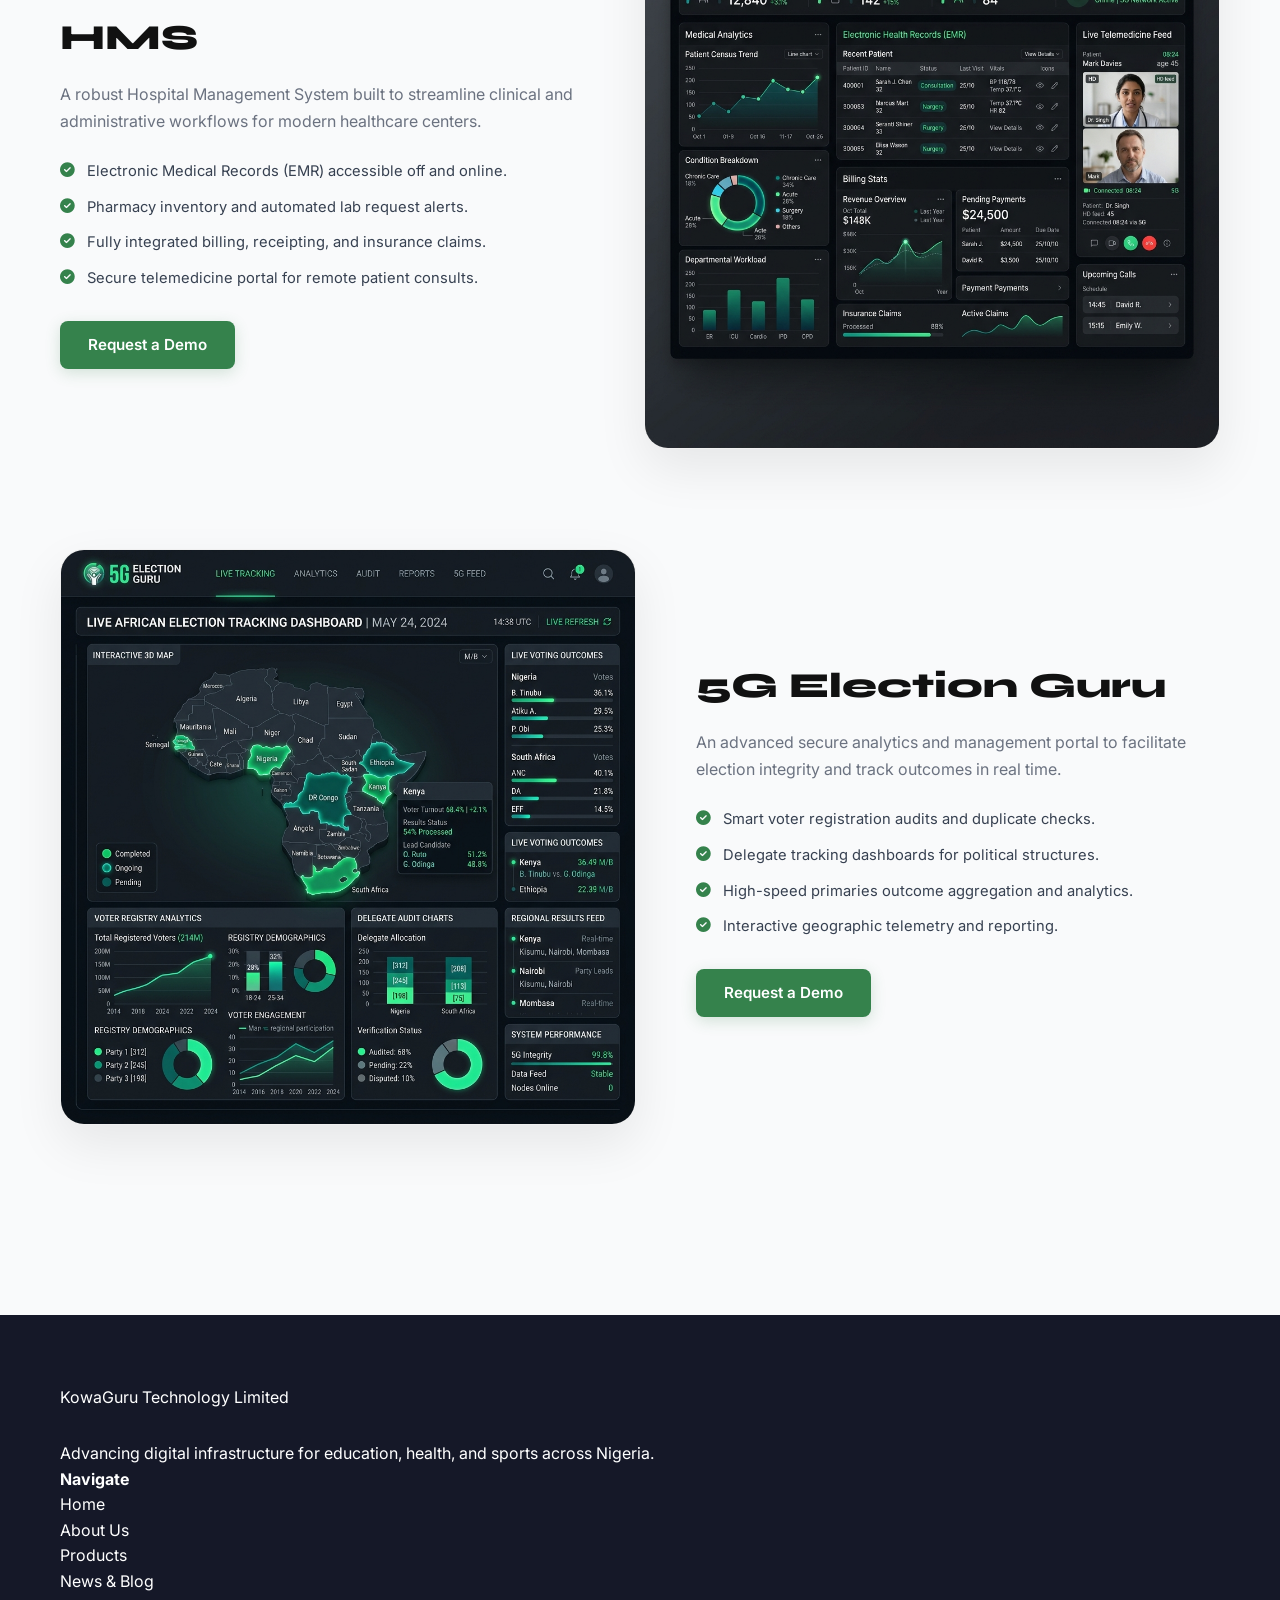
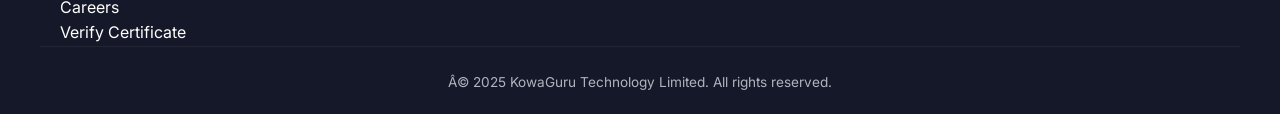
<file: pages/products.html>
﻿<!DOCTYPE html>
<html lang="en">
<head>
<meta charset="utf-8"/>
<meta name="viewport" content="width=device-width, initial-scale=1.0"/>
<meta name="description" content="KowaGuru Technology Products â€” Discover the 5G E-Guru suite of enterprise-grade software solutions."/>
<title>Our Products | KowaGuru Technology</title>
<link rel="preconnect" href="https://fonts.googleapis.com">
<link href="https://fonts.googleapis.com/css2?family=Inter:wght@300;400;500;600;700&family=Syne:wght@700;800&display=swap" rel="stylesheet"/>
<link rel="stylesheet" href="https://cdnjs.cloudflare.com/ajax/libs/font-awesome/6.5.0/css/all.min.css">
<link rel="stylesheet" href="../assets/css/style.css">
<style>
    :root {
        --primary-color: #35824c;
        --text-muted: #6b7280;
    }
    body { background: #f9fafb; }

    /* â”€â”€â”€ Products Hero â”€â”€â”€ */
    .prod-hero {
        background: linear-gradient(135deg, #050d08 0%, #0d2218 60%, #124c28 100%);
        padding: 160px 0 100px;
        position: relative; overflow: hidden;
        text-align: center;
    }
    .prod-hero::before {
        content: ''; position: absolute;
        width: 500px; height: 500px;
        background: radial-gradient(circle, rgba(53,130,76,0.15) 0%, transparent 70%);
        top: -100px; right: -50px; border-radius: 50%;
    }
    .prod-hero .container { position: relative; z-index: 2; }
    .prod-hero-badge {
        display: inline-flex; align-items: center; gap: 8px;
        border: 1px solid rgba(53,130,76,0.4); background: rgba(53,130,76,0.1);
        color: #6ee7a0; padding: 8px 20px; border-radius: 100px;
        font-size: 0.75rem; font-weight: 700; letter-spacing: 2px; text-transform: uppercase;
        margin-bottom: 28px;
    }
    .prod-hero h1 {
        font-family: 'Syne', sans-serif;
        font-size: clamp(2.4rem, 6vw, 4.2rem); font-weight: 800; color: #fff;
        line-height: 1.1; margin-bottom: 20px;
    }
    .prod-hero h1 span { background: linear-gradient(90deg, #4ade80, #22d3ee); -webkit-background-clip: text; -webkit-text-fill-color: transparent; }
    .prod-hero p { color: rgba(255,255,255,0.55); font-size: 1.15rem; max-width: 600px; margin: 0 auto; }

    /* â”€â”€â”€ Product Showcase â”€â”€â”€ */
    .showcase-section { padding: 90px 0; }
    .product-row {
        display: grid; grid-template-columns: 1.1fr 1fr; gap: 60px;
        align-items: center; margin-bottom: 100px;
    }
    .product-row:nth-child(even) { grid-template-columns: 1fr 1.1fr; }
    .product-row:nth-child(even) .product-image { order: 2; }
    .product-row:nth-child(even) .product-info { order: 1; }
    .product-image {
        position: relative; border-radius: 24px; overflow: hidden;
        box-shadow: 0 20px 50px rgba(0,0,0,0.08);
        border: 1px solid rgba(0,0,0,0.06); background: #fff;
    }
    .product-image img { width: 100%; height: auto; display: block; transition: transform 0.6s ease; }
    .product-row:hover .product-image img { transform: scale(1.02); }
    .product-info h2 { font-family: 'Syne', sans-serif; font-size: 2.2rem; font-weight: 800; color: #111; margin-bottom: 15px; }
    .product-info p { color: var(--text-muted); line-height: 1.7; font-size: 1rem; margin-bottom: 25px; }
    .feature-list { list-style: none; margin-bottom: 30px; }
    .feature-list li { display: flex; align-items: flex-start; gap: 12px; margin-bottom: 12px; font-size: 0.92rem; color: #374151; }
    .feature-list i { color: var(--primary-color); margin-top: 3px; }
    .product-actions { display: flex; gap: 15px; align-items: center; }

    @media (max-width: 991px) {
        .product-row, .product-row:nth-child(even) { grid-template-columns: 1fr; gap: 40px; }
        .product-row:nth-child(even) .product-image { order: 1; }
        .product-row:nth-child(even) .product-info { order: 2; }
    }
</style>
</head>
<body>

<header>
    <div class="header-container container">
        <div class="logo">
            <a href="../index.html"><img src="../assets/images/ceo.jpeg" alt="KowaGuru Logo" style="height:40px;width:40px;object-fit:cover;border-radius:50%;"> KowaGuru</a>
        </div>
        <nav>
            <ul class="nav-links">
                <li><a href="../index.html">Home</a></li>
                <li><a href="about.html">About Us</a></li>
                <li><a href="products.html" class="active">Our Services</a></li>
                <li><a href="verification.html">Verify Certificate</a></li>
                <li class="dropdown">
                    <a href="#">Explore <i class="fa-solid fa-chevron-down"></i></a>
                    <ul class="dropdown-menu">
                        <li><a href="products.html" class="active-drop">Products</a></li>
                        <li><a href="digital-solutions.html">Digital Solutions</a></li>
                        <li><a href="sport-tech.html">Sport Technology</a></li>
                        <li><a href="skills-training.html">Digital Skills Training</a></li>
                        <li><a href="projects.html">Projects & Portfolio</a></li>
                        <li><a href="blog.html">News & Blog</a></li>
                        <li><a href="careers.html">Careers</a></li>
                        <li><a href="contact.html">Contact Us</a></li>
                    </ul>
                </li>
            </ul>
        </nav>
        <a href="register.html" class="btn btn-primary">Register Now</a>
        <button class="nav-toggle" id="navToggle"><i class="fa-solid fa-bars"></i></button>
    </div>
</header>

<!-- Hero -->
<section class="prod-hero">
    <div class="container">
        <div class="prod-hero-badge"><i class="fa-solid fa-cube"></i> Our Products</div>
        <h1>Empowering Enterprises with <span>Smart Software</span></h1>
        <p>Explore the KowaGuru suite of high-performance digital ecosystems built for scalability and impact.</p>
    </div>
</section>

<!-- Product Details -->
<section class="showcase-section">
    <div class="container">
        
        <!-- School -->
        <div class="product-row reveal-up">
            <div class="product-image">
                <img src="../assets/images/eguru_school.png" alt="5G E-GuruSchool">
            </div>
            <div class="product-info">
                <h2>5G E-GuruSchool Platform</h2>
                <p>A comprehensive educational management platform designed to automate administration, connect stakeholders, and deliver smart assessment tools.</p>
                <ul class="feature-list">
                    <li><i class="fa-solid fa-circle-check"></i> Integrated Computer Based Testing (CBT) engine for secure exams.</li>
                    <li><i class="fa-solid fa-circle-check"></i> Real-time portals for teachers, parents, and students.</li>
                    <li><i class="fa-solid fa-circle-check"></i> Automated fee collection with secure payment notifications.</li>
                    <li><i class="fa-solid fa-circle-check"></i> Continuous assessment and transcript processing.</li>
                </ul>
                <div class="product-actions">
                    <a href="contact.html" class="btn btn-primary">Request a Demo</a>
                </div>
            </div>
        </div>

        <!-- Clinic -->
        <div class="product-row reveal-up">
            <div class="product-image">
                <img src="../assets/images/eguru_clinic.png" alt="5G E-GuruClinic">
            </div>
            <div class="product-info">
                <h2>5G E-GuruClinic HMS</h2>
                <p>A robust Hospital Management System built to streamline clinical and administrative workflows for modern healthcare centers.</p>
                <ul class="feature-list">
                    <li><i class="fa-solid fa-circle-check"></i> Electronic Medical Records (EMR) accessible off and online.</li>
                    <li><i class="fa-solid fa-circle-check"></i> Pharmacy inventory and automated lab request alerts.</li>
                    <li><i class="fa-solid fa-circle-check"></i> Fully integrated billing, receipting, and insurance claims.</li>
                    <li><i class="fa-solid fa-circle-check"></i> Secure telemedicine portal for remote patient consults.</li>
                </ul>
                <div class="product-actions">
                    <a href="contact.html" class="btn btn-primary">Request a Demo</a>
                </div>
            </div>
        </div>

        <!-- Election -->
        <div class="product-row reveal-up">
            <div class="product-image">
                <img src="../assets/images/election_guru.png" alt="5G Election Guru">
            </div>
            <div class="product-info">
                <h2>5G Election Guru</h2>
                <p>An advanced secure analytics and management portal to facilitate election integrity and track outcomes in real time.</p>
                <ul class="feature-list">
                    <li><i class="fa-solid fa-circle-check"></i> Smart voter registration audits and duplicate checks.</li>
                    <li><i class="fa-solid fa-circle-check"></i> Delegate tracking dashboards for political structures.</li>
                    <li><i class="fa-solid fa-circle-check"></i> High-speed primaries outcome aggregation and analytics.</li>
                    <li><i class="fa-solid fa-circle-check"></i> Interactive geographic telemetry and reporting.</li>
                </ul>
                <div class="product-actions">
                    <a href="contact.html" class="btn btn-primary">Request a Demo</a>
                </div>
            </div>
        </div>

    </div>
</section>

<footer class="footer">
    <div class="container footer-grid">
        <div class="footer-brand">
            <div class="footer-logo">KowaGuru Technology Limited</div>
            <p>Advancing digital infrastructure for education, health, and sports across Nigeria.</p>
        </div>
        <div class="footer-links">
            <h4>Navigate</h4>
            <ul>
                <li><a href="../index.html">Home</a></li>
                <li><a href="about.html">About Us</a></li>
                <li><a href="products.html">Products</a></li>
                <li><a href="blog.html">News & Blog</a></li>
                <li><a href="careers.html">Careers</a></li>
                <li><a href="verification.html">Verify Certificate</a></li>
            </ul>
        </div>
    </div>
    <div class="footer-bottom container">
        <p>Â© 2025 KowaGuru Technology Limited. All rights reserved.</p>
    </div>
</footer>

<script>
    const obs = new IntersectionObserver(entries => {
        entries.forEach(e => { if (e.isIntersecting) { e.target.classList.add('is-visible'); obs.unobserve(e.target); } });
    }, { threshold: 0.1 });
    document.querySelectorAll('.reveal-up:not(.is-visible)').forEach(el => obs.observe(el));
</script>
</body>
</html>
</file>
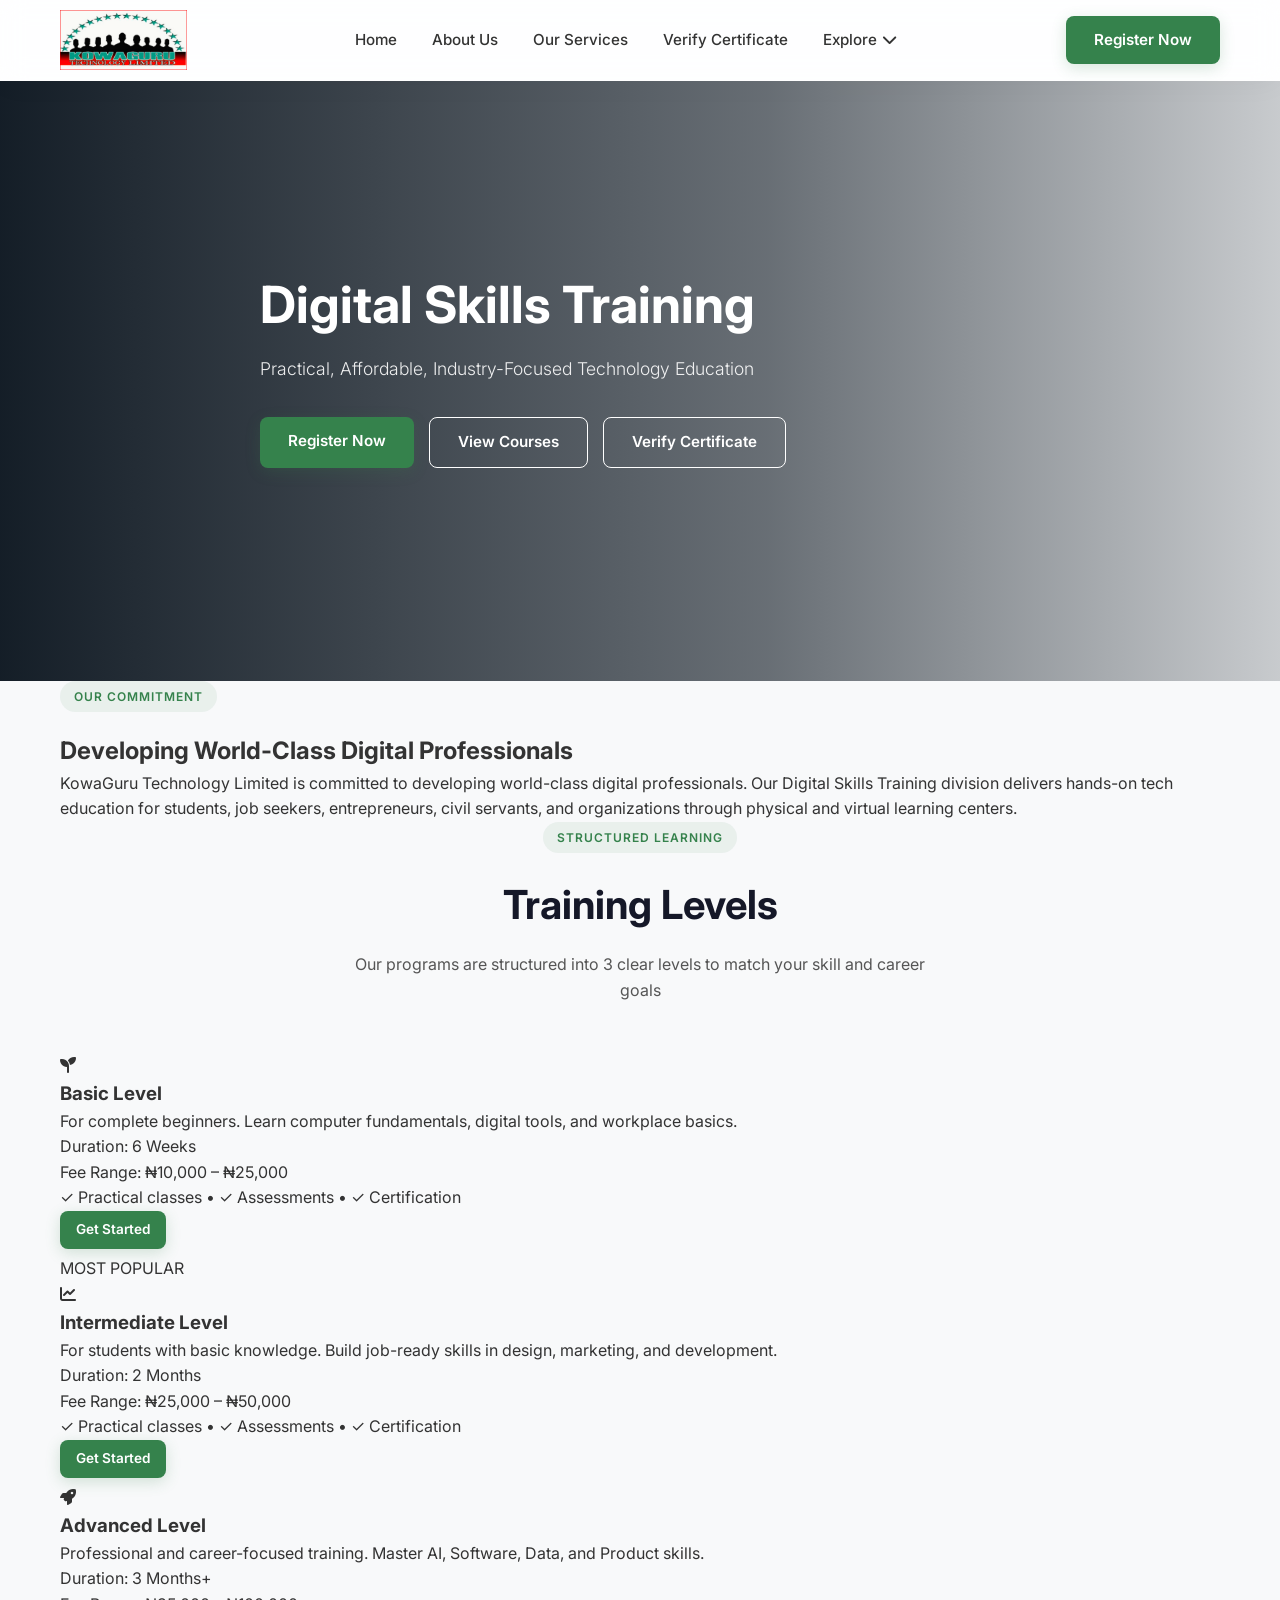
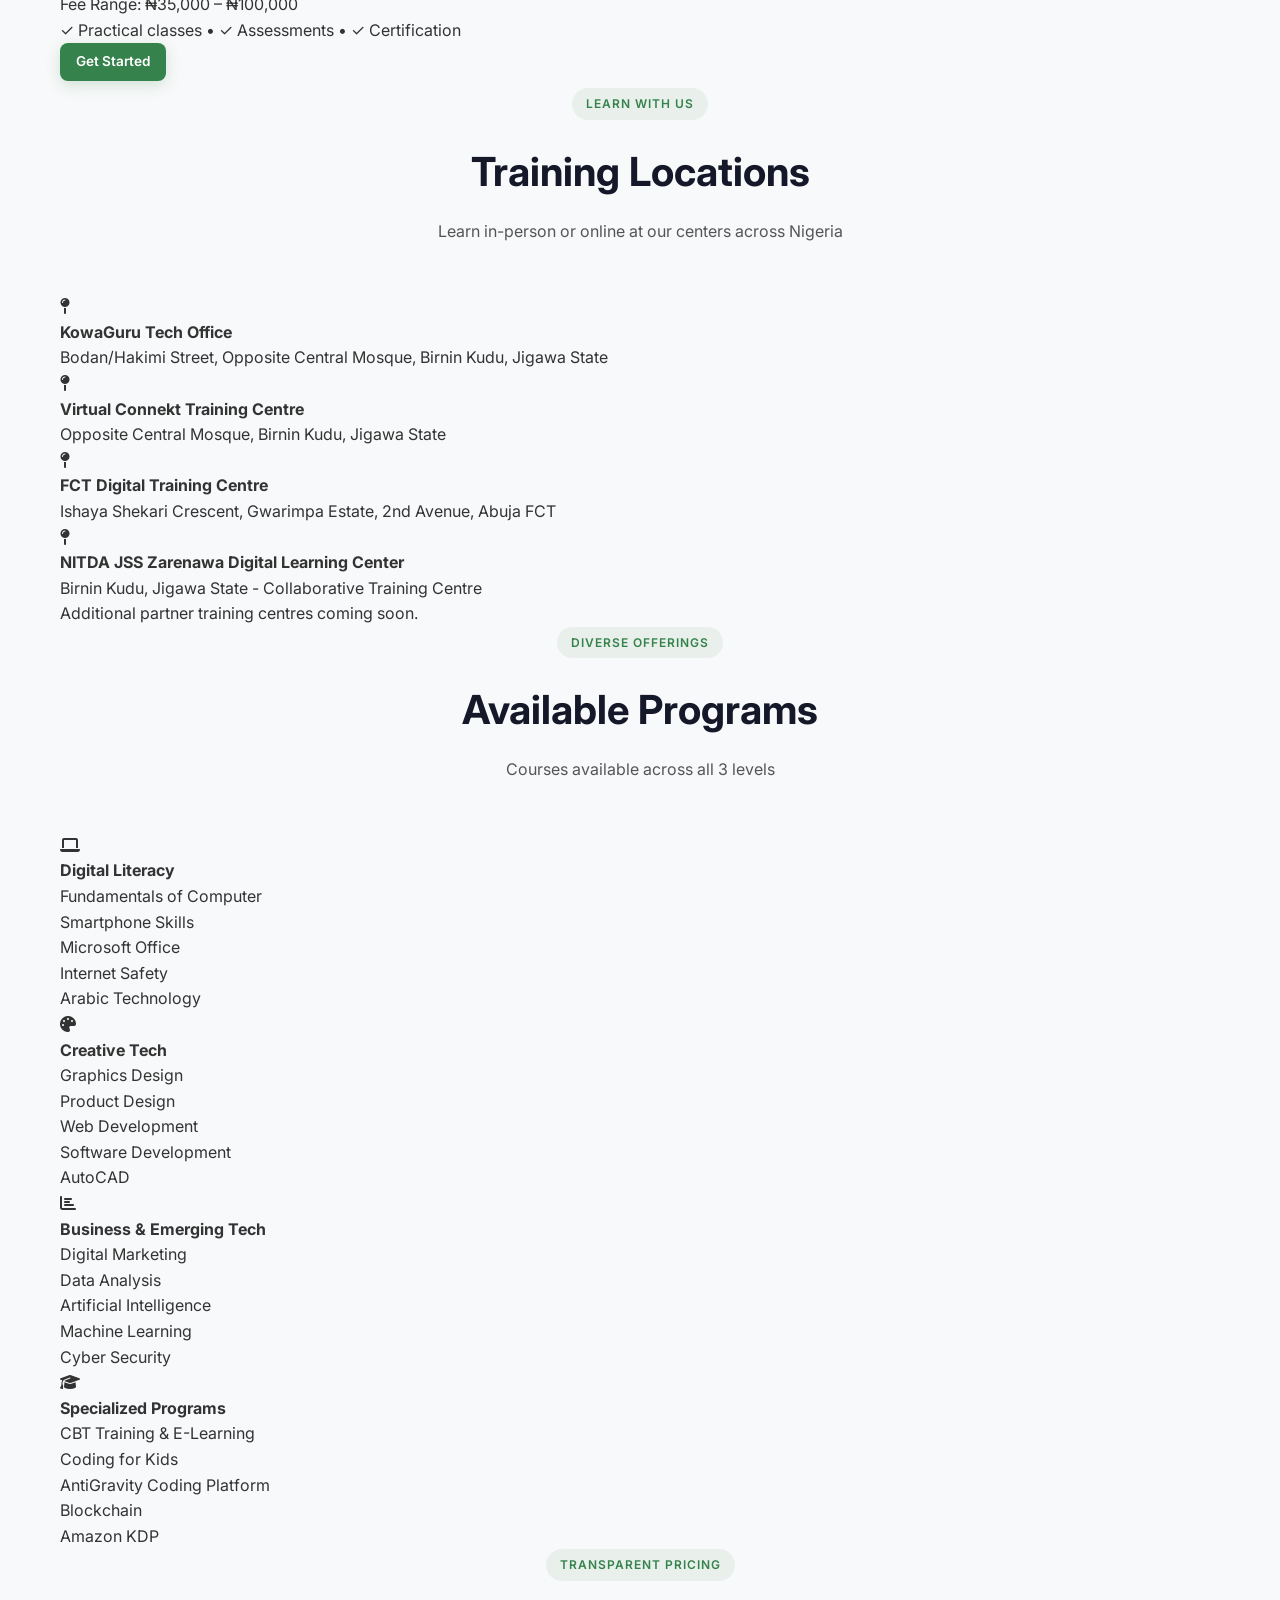
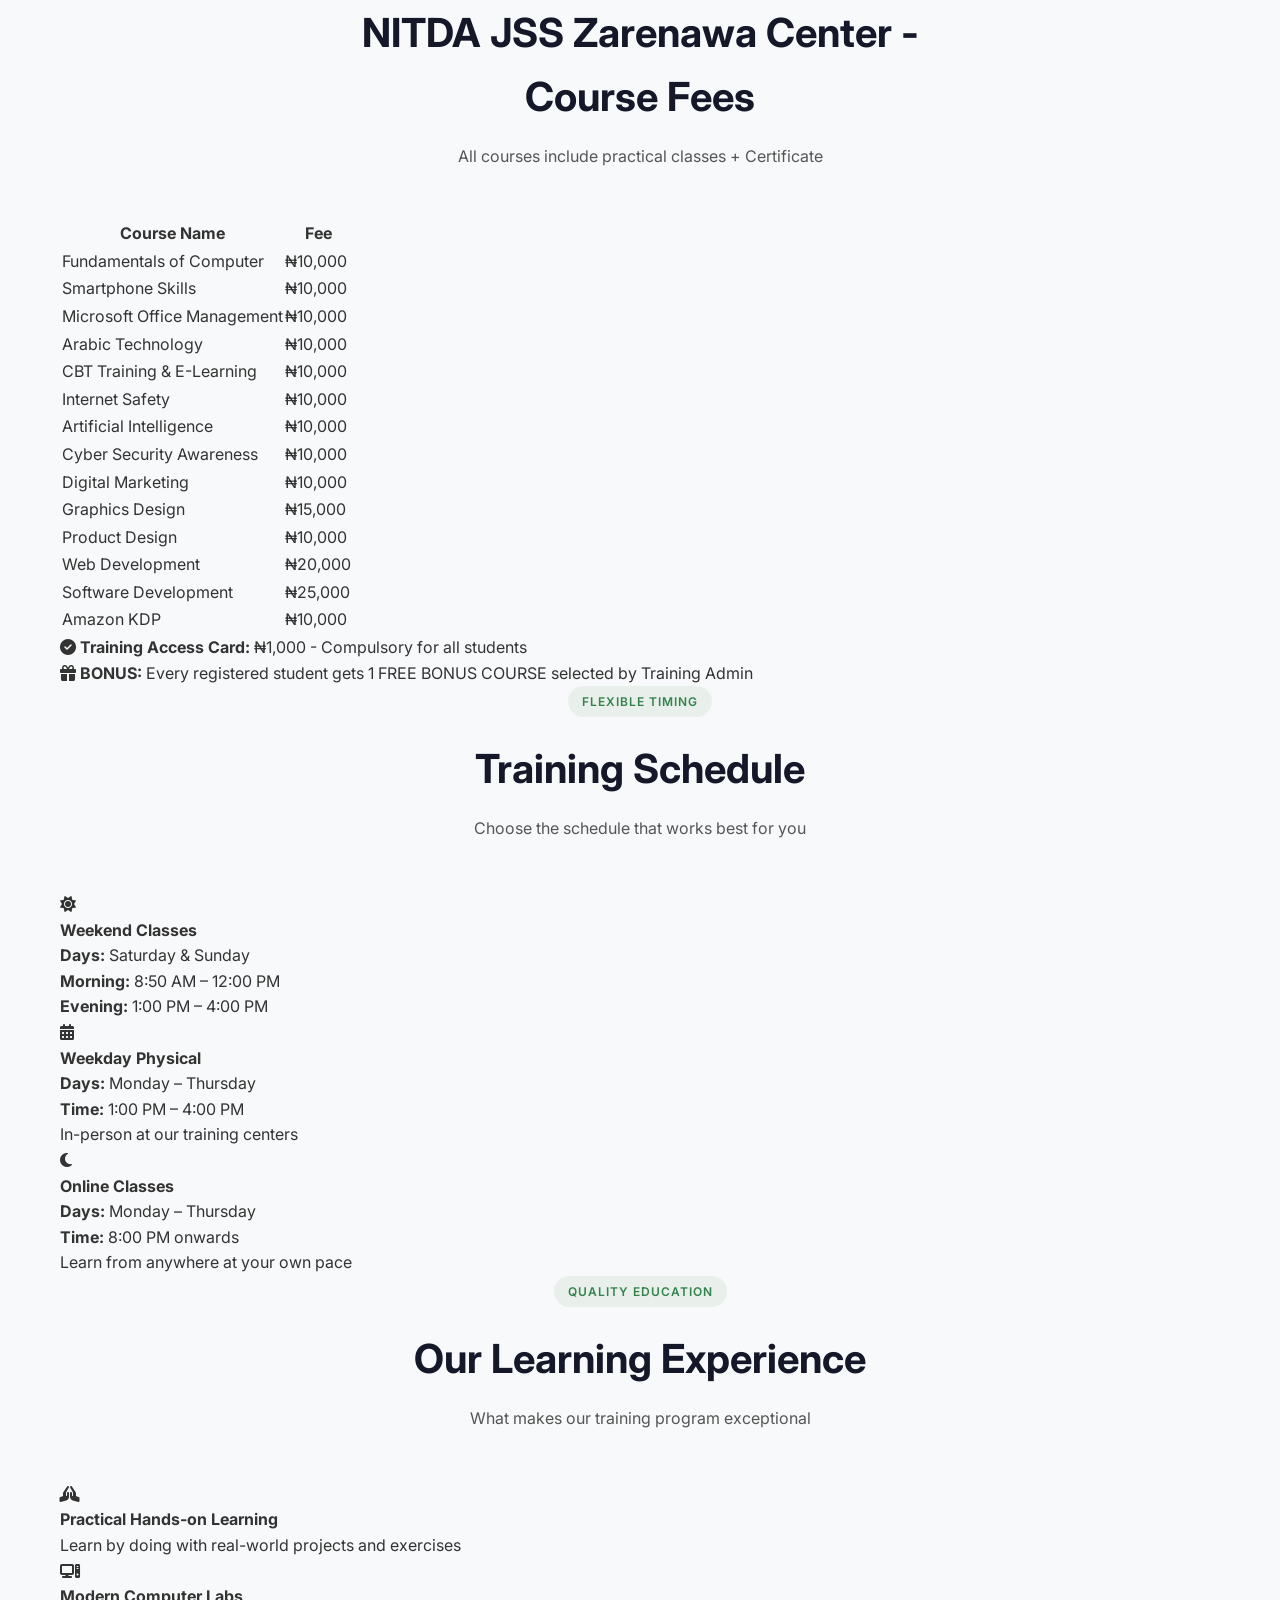
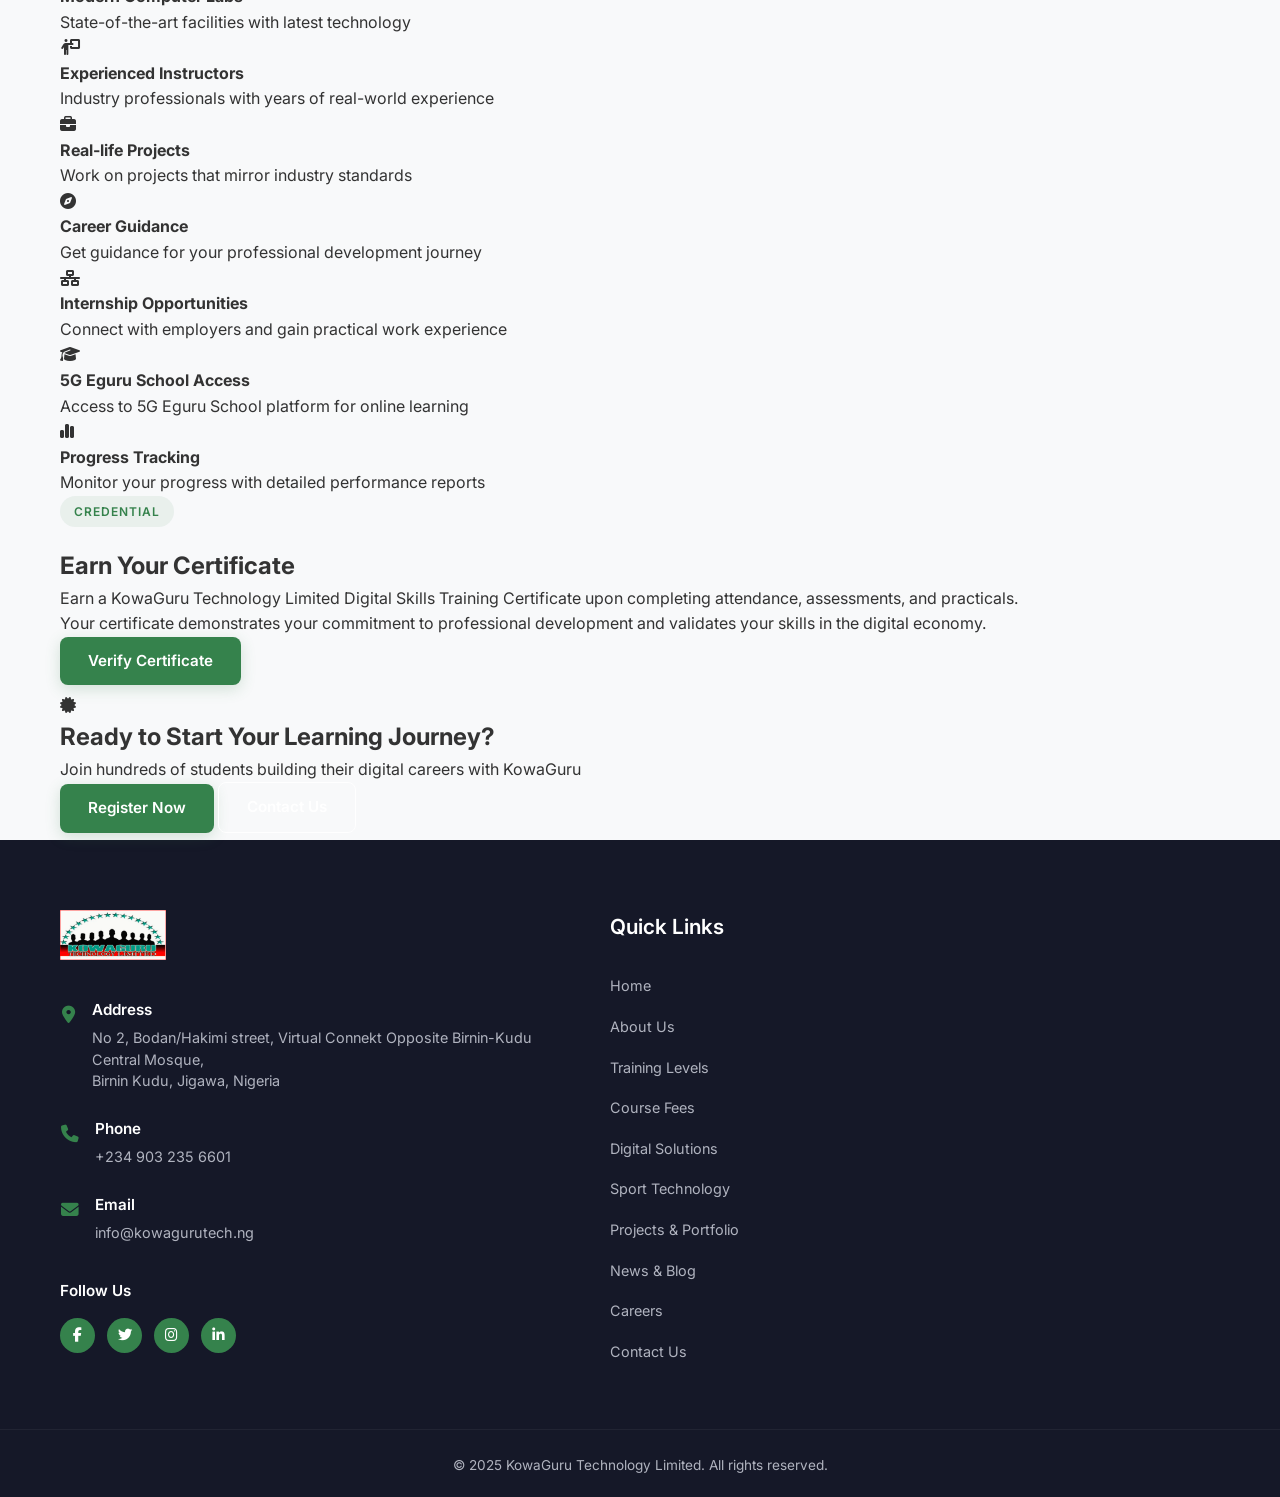
<file: pages/skills-training.html>
<!DOCTYPE html>
<html lang="en">

<head>
    <meta charset="UTF-8">
    <meta name="viewport" content="width=device-width, initial-scale=1.0">
    <title>Digital Skills Training - KowaGuru Technology Limited</title>
    <link href="https://fonts.googleapis.com/css2?family=Inter:wght@400;500;600;700&display=swap" rel="stylesheet">
    <link rel="stylesheet" href="https://cdnjs.cloudflare.com/ajax/libs/font-awesome/6.4.0/css/all.min.css">
    <link rel="stylesheet" href="../assets/css/style.css">
</head>

<body>

    <!-- Header -->
    <header>
        <div class="container header-container">
            <a href="../index.html" class="logo-link">
                <div class="logo">
                    <img src="../assets/images/kowaguru-logo.png" alt="KowaGuru Technology Limited" class="logo-image">
                </div>
            </a>
            <nav>
                <ul class="nav-links">
                    <li><a href="../index.html">Home</a></li>
                    <li><a href="about.html">About Us</a></li>
                    <li><a href="../index.html#ecosystem">Our Services</a></li>
                    <li><a href="verification.html">Verify Certificate</a></li>
                    <li class="dropdown">
                        <a href="#">Explore <i class="fa-solid fa-chevron-down"></i></a>
                        <ul class="dropdown-menu">
                            <li><a href="products.html">Products</a></li>
                            <li><a href="digital-solutions.html">Digital Solutions</a></li>
                            <li><a href="sport-tech.html">Sport Technology</a></li>
                            <li><a href="skills-training.html" class="active">Digital Skills Training</a></li>
                            <li><a href="projects.html">Projects & Portfolio</a></li>
                            <li><a href="blog.html">News & Blog</a></li>
                            <li><a href="careers.html">Careers</a></li>
                            <li><a href="register.html">Student Registration</a></li>
                            <li><a href="contact.html">Contact Us</a></li>
                        </ul>
                    </li>
                </ul>
            </nav>
            <a href="register.html" class="btn btn-primary">Register Now</a>
        </div>
    </header>

    <!-- Hero Section -->
    <section class="hero hero-training">
        <div class="hero-overlay"></div>
        <div class="container hero-content reveal-up">
            <h1>Digital Skills Training</h1>
            <p>Practical, Affordable, Industry-Focused Technology Education</p>
            <div class="hero-buttons">
                <a href="register.html" class="btn btn-primary">Register Now</a>
                <a href="#training-levels" class="btn btn-outline">View Courses</a>
                <a href="verification.html" class="btn btn-outline">Verify Certificate</a>
            </div>
        </div>
    </section>

    <!-- Intro Section -->
    <section class="training-intro">
        <div class="container">
            <div class="intro-content reveal-up">
                <span class="section-badge">OUR COMMITMENT</span>
                <h2>Developing World-Class Digital Professionals</h2>
                <p>KowaGuru Technology Limited is committed to developing world-class digital professionals. Our Digital Skills Training division delivers hands-on tech education for students, job seekers, entrepreneurs, civil servants, and organizations through physical and virtual learning centers.</p>
            </div>
        </div>
    </section>

    <!-- Training Levels Section -->
    <section id="training-levels" class="training-levels">
        <div class="container">
            <div class="section-header-center reveal-up">
                <span class="section-badge">STRUCTURED LEARNING</span>
                <h2>Training Levels</h2>
                <p>Our programs are structured into 3 clear levels to match your skill and career goals</p>
            </div>

            <div class="levels-grid reveal-up delay-1">
                <div class="level-card">
                    <div class="level-icon"><i class="fa-solid fa-seedling"></i></div>
                    <h3>Basic Level</h3>
                    <p class="level-desc">For complete beginners. Learn computer fundamentals, digital tools, and workplace basics.</p>
                    <div class="level-details">
                        <div class="detail-item">
                            <span class="detail-label">Duration:</span>
                            <span class="detail-value">6 Weeks</span>
                        </div>
                        <div class="detail-item">
                            <span class="detail-label">Fee Range:</span>
                            <span class="detail-value">₦10,000 – ₦25,000</span>
                        </div>
                    </div>
                    <p class="level-note">✓ Practical classes • ✓ Assessments • ✓ Certification</p>
                    <a href="register.html" class="btn btn-primary btn-sm">Get Started</a>
                </div>

                <div class="level-card featured">
                    <div class="level-badge">MOST POPULAR</div>
                    <div class="level-icon"><i class="fa-solid fa-chart-line"></i></div>
                    <h3>Intermediate Level</h3>
                    <p class="level-desc">For students with basic knowledge. Build job-ready skills in design, marketing, and development.</p>
                    <div class="level-details">
                        <div class="detail-item">
                            <span class="detail-label">Duration:</span>
                            <span class="detail-value">2 Months</span>
                        </div>
                        <div class="detail-item">
                            <span class="detail-label">Fee Range:</span>
                            <span class="detail-value">₦25,000 – ₦50,000</span>
                        </div>
                    </div>
                    <p class="level-note">✓ Practical classes • ✓ Assessments • ✓ Certification</p>
                    <a href="register.html" class="btn btn-primary btn-sm">Get Started</a>
                </div>

                <div class="level-card">
                    <div class="level-icon"><i class="fa-solid fa-rocket"></i></div>
                    <h3>Advanced Level</h3>
                    <p class="level-desc">Professional and career-focused training. Master AI, Software, Data, and Product skills.</p>
                    <div class="level-details">
                        <div class="detail-item">
                            <span class="detail-label">Duration:</span>
                            <span class="detail-value">3 Months+</span>
                        </div>
                        <div class="detail-item">
                            <span class="detail-label">Fee Range:</span>
                            <span class="detail-value">₦35,000 – ₦100,000</span>
                        </div>
                    </div>
                    <p class="level-note">✓ Practical classes • ✓ Assessments • ✓ Certification</p>
                    <a href="register.html" class="btn btn-primary btn-sm">Get Started</a>
                </div>
            </div>
        </div>
    </section>

    <!-- Training Locations Section -->
    <section class="training-locations">
        <div class="container">
            <div class="section-header-center reveal-up">
                <span class="section-badge">LEARN WITH US</span>
                <h2>Training Locations</h2>
                <p>Learn in-person or online at our centers across Nigeria</p>
            </div>

            <div class="locations-grid reveal-up delay-1">
                <div class="location-card">
                    <div class="location-icon"><i class="fa-solid fa-map-pin"></i></div>
                    <h4>KowaGuru Tech Office</h4>
                    <p>Bodan/Hakimi Street, Opposite Central Mosque, Birnin Kudu, Jigawa State</p>
                </div>

                <div class="location-card">
                    <div class="location-icon"><i class="fa-solid fa-map-pin"></i></div>
                    <h4>Virtual Connekt Training Centre</h4>
                    <p>Opposite Central Mosque, Birnin Kudu, Jigawa State</p>
                </div>

                <div class="location-card">
                    <div class="location-icon"><i class="fa-solid fa-map-pin"></i></div>
                    <h4>FCT Digital Training Centre</h4>
                    <p>Ishaya Shekari Crescent, Gwarimpa Estate, 2nd Avenue, Abuja FCT</p>
                </div>

                <div class="location-card">
                    <div class="location-icon"><i class="fa-solid fa-map-pin"></i></div>
                    <h4>NITDA JSS Zarenawa Digital Learning Center</h4>
                    <p>Birnin Kudu, Jigawa State - Collaborative Training Centre</p>
                </div>
            </div>
            <p class="locations-note reveal-up">Additional partner training centres coming soon.</p>
        </div>
    </section>

    <!-- Available Programs Section -->
    <section class="available-programs">
        <div class="container">
            <div class="section-header-center reveal-up">
                <span class="section-badge">DIVERSE OFFERINGS</span>
                <h2>Available Programs</h2>
                <p>Courses available across all 3 levels</p>
            </div>

            <div class="programs-container reveal-up delay-1">
                <div class="program-category">
                    <div class="category-icon"><i class="fa-solid fa-laptop"></i></div>
                    <h4>Digital Literacy</h4>
                    <ul>
                        <li>Fundamentals of Computer</li>
                        <li>Smartphone Skills</li>
                        <li>Microsoft Office</li>
                        <li>Internet Safety</li>
                        <li>Arabic Technology</li>
                    </ul>
                </div>

                <div class="program-category">
                    <div class="category-icon"><i class="fa-solid fa-palette"></i></div>
                    <h4>Creative Tech</h4>
                    <ul>
                        <li>Graphics Design</li>
                        <li>Product Design</li>
                        <li>Web Development</li>
                        <li>Software Development</li>
                        <li>AutoCAD</li>
                    </ul>
                </div>

                <div class="program-category">
                    <div class="category-icon"><i class="fa-solid fa-chart-bar"></i></div>
                    <h4>Business & Emerging Tech</h4>
                    <ul>
                        <li>Digital Marketing</li>
                        <li>Data Analysis</li>
                        <li>Artificial Intelligence</li>
                        <li>Machine Learning</li>
                        <li>Cyber Security</li>
                    </ul>
                </div>

                <div class="program-category">
                    <div class="category-icon"><i class="fa-solid fa-graduation-cap"></i></div>
                    <h4>Specialized Programs</h4>
                    <ul>
                        <li>CBT Training & E-Learning</li>
                        <li>Coding for Kids</li>
                        <li>AntiGravity Coding Platform</li>
                        <li>Blockchain</li>
                        <li>Amazon KDP</li>
                    </ul>
                </div>
            </div>
        </div>
    </section>

    <!-- Course Fees Section -->
    <section id="course-fees" class="course-fees">
        <div class="container">
            <div class="section-header-center reveal-up">
                <span class="section-badge">TRANSPARENT PRICING</span>
                <h2>NITDA JSS Zarenawa Center - Course Fees</h2>
                <p>All courses include practical classes + Certificate</p>
            </div>

            <div class="fees-table-wrapper reveal-up delay-1">
                <table class="fees-table">
                    <thead>
                        <tr>
                            <th>Course Name</th>
                            <th>Fee</th>
                        </tr>
                    </thead>
                    <tbody>
                        <tr>
                            <td>Fundamentals of Computer</td>
                            <td>₦10,000</td>
                        </tr>
                        <tr>
                            <td>Smartphone Skills</td>
                            <td>₦10,000</td>
                        </tr>
                        <tr>
                            <td>Microsoft Office Management</td>
                            <td>₦10,000</td>
                        </tr>
                        <tr>
                            <td>Arabic Technology</td>
                            <td>₦10,000</td>
                        </tr>
                        <tr>
                            <td>CBT Training & E-Learning</td>
                            <td>₦10,000</td>
                        </tr>
                        <tr>
                            <td>Internet Safety</td>
                            <td>₦10,000</td>
                        </tr>
                        <tr>
                            <td>Artificial Intelligence</td>
                            <td>₦10,000</td>
                        </tr>
                        <tr>
                            <td>Cyber Security Awareness</td>
                            <td>₦10,000</td>
                        </tr>
                        <tr>
                            <td>Digital Marketing</td>
                            <td>₦10,000</td>
                        </tr>
                        <tr>
                            <td>Graphics Design</td>
                            <td>₦15,000</td>
                        </tr>
                        <tr>
                            <td>Product Design</td>
                            <td>₦10,000</td>
                        </tr>
                        <tr>
                            <td>Web Development</td>
                            <td>₦20,000</td>
                        </tr>
                        <tr>
                            <td>Software Development</td>
                            <td>₦25,000</td>
                        </tr>
                        <tr>
                            <td>Amazon KDP</td>
                            <td>₦10,000</td>
                        </tr>
                    </tbody>
                </table>
            </div>

            <div class="fees-note reveal-up">
                <div class="note-item">
                    <i class="fa-solid fa-circle-check"></i>
                    <span><strong>Training Access Card:</strong> ₦1,000 - Compulsory for all students</span>
                </div>
                <div class="note-item bonus">
                    <i class="fa-solid fa-gift"></i>
                    <span><strong>BONUS:</strong> Every registered student gets 1 FREE BONUS COURSE selected by Training Admin</span>
                </div>
            </div>
        </div>
    </section>

    <!-- Training Schedule Section -->
    <section class="training-schedule">
        <div class="container">
            <div class="section-header-center reveal-up">
                <span class="section-badge">FLEXIBLE TIMING</span>
                <h2>Training Schedule</h2>
                <p>Choose the schedule that works best for you</p>
            </div>

            <div class="schedule-grid reveal-up delay-1">
                <div class="schedule-card">
                    <div class="schedule-type">
                        <i class="fa-solid fa-sun"></i>
                        <h4>Weekend Classes</h4>
                    </div>
                    <div class="schedule-times">
                        <p><strong>Days:</strong> Saturday & Sunday</p>
                        <p><strong>Morning:</strong> 8:50 AM – 12:00 PM</p>
                        <p><strong>Evening:</strong> 1:00 PM – 4:00 PM</p>
                    </div>
                </div>

                <div class="schedule-card">
                    <div class="schedule-type">
                        <i class="fa-solid fa-calendar-days"></i>
                        <h4>Weekday Physical</h4>
                    </div>
                    <div class="schedule-times">
                        <p><strong>Days:</strong> Monday – Thursday</p>
                        <p><strong>Time:</strong> 1:00 PM – 4:00 PM</p>
                        <p>In-person at our training centers</p>
                    </div>
                </div>

                <div class="schedule-card">
                    <div class="schedule-type">
                        <i class="fa-solid fa-moon"></i>
                        <h4>Online Classes</h4>
                    </div>
                    <div class="schedule-times">
                        <p><strong>Days:</strong> Monday – Thursday</p>
                        <p><strong>Time:</strong> 8:00 PM onwards</p>
                        <p>Learn from anywhere at your own pace</p>
                    </div>
                </div>
            </div>
        </div>
    </section>

    <!-- Learning Experience Section -->
    <section class="learning-experience">
        <div class="container">
            <div class="section-header-center reveal-up">
                <span class="section-badge">QUALITY EDUCATION</span>
                <h2>Our Learning Experience</h2>
                <p>What makes our training program exceptional</p>
            </div>

            <div class="experience-grid reveal-up delay-1">
                <div class="experience-item">
                    <div class="experience-icon"><i class="fa-solid fa-hands-praying"></i></div>
                    <h4>Practical Hands-on Learning</h4>
                    <p>Learn by doing with real-world projects and exercises</p>
                </div>

                <div class="experience-item">
                    <div class="experience-icon"><i class="fa-solid fa-computer"></i></div>
                    <h4>Modern Computer Labs</h4>
                    <p>State-of-the-art facilities with latest technology</p>
                </div>

                <div class="experience-item">
                    <div class="experience-icon"><i class="fa-solid fa-person-chalkboard"></i></div>
                    <h4>Experienced Instructors</h4>
                    <p>Industry professionals with years of real-world experience</p>
                </div>

                <div class="experience-item">
                    <div class="experience-icon"><i class="fa-solid fa-briefcase"></i></div>
                    <h4>Real-life Projects</h4>
                    <p>Work on projects that mirror industry standards</p>
                </div>

                <div class="experience-item">
                    <div class="experience-icon"><i class="fa-solid fa-compass"></i></div>
                    <h4>Career Guidance</h4>
                    <p>Get guidance for your professional development journey</p>
                </div>

                <div class="experience-item">
                    <div class="experience-icon"><i class="fa-solid fa-network-wired"></i></div>
                    <h4>Internship Opportunities</h4>
                    <p>Connect with employers and gain practical work experience</p>
                </div>

                <div class="experience-item">
                    <div class="experience-icon"><i class="fa-solid fa-graduation-cap"></i></div>
                    <h4>5G Eguru School Access</h4>
                    <p>Access to 5G Eguru School platform for online learning</p>
                </div>

                <div class="experience-item">
                    <div class="experience-icon"><i class="fa-solid fa-chart-simple"></i></div>
                    <h4>Progress Tracking</h4>
                    <p>Monitor your progress with detailed performance reports</p>
                </div>
            </div>
        </div>
    </section>

    <!-- Certificate Section -->
    <section class="certificate-section">
        <div class="container">
            <div class="certificate-content reveal-up">
                <div class="certificate-text">
                    <span class="section-badge">CREDENTIAL</span>
                    <h2>Earn Your Certificate</h2>
                    <p>Earn a KowaGuru Technology Limited Digital Skills Training Certificate upon completing attendance, assessments, and practicals.</p>
                    <p>Your certificate demonstrates your commitment to professional development and validates your skills in the digital economy.</p>
                    <a href="verification.html" class="btn btn-primary">Verify Certificate</a>
                </div>
                <div class="certificate-image">
                    <div class="certificate-icon">
                        <i class="fa-solid fa-certificate"></i>
                    </div>
                </div>
            </div>
        </div>
    </section>

    <!-- CTA Section -->
    <section class="training-cta">
        <div class="container">
            <div class="cta-content reveal-up">
                <h2>Ready to Start Your Learning Journey?</h2>
                <p>Join hundreds of students building their digital careers with KowaGuru</p>
                <div class="cta-buttons">
                    <a href="register.html" class="btn btn-primary btn-lg">Register Now</a>
                    <a href="contact.html" class="btn btn-outline btn-lg">Contact Us</a>
                </div>
            </div>
        </div>
    </section>

    <!-- Footer -->
    <footer>
        <div class="container footer-content">
            <div class="footer-col-main">
                <div class="footer-logo">
                    <img src="../assets/images/kowaguru-logo.png" alt="KowaGuru Technology Limited" class="footer-logo-image">
                </div>
                <div class="contact-item">
                    <div class="contact-icon"><i class="fa-solid fa-location-dot"></i></div>
                    <div class="contact-text">
                        <strong>Address</strong>
                        <p>No 2, Bodan/Hakimi street, Virtual Connekt Opposite Birnin-Kudu Central Mosque,<br>Birnin Kudu, Jigawa, Nigeria</p>
                    </div>
                </div>
                <div class="contact-item">
                    <div class="contact-icon"><i class="fa-solid fa-phone"></i></div>
                    <div class="contact-text">
                        <strong>Phone</strong>
                        <p>+234 903 235 6601</p>
                    </div>
                </div>
                <div class="contact-item">
                    <div class="contact-icon"><i class="fa-solid fa-envelope"></i></div>
                    <div class="contact-text">
                        <strong>Email</strong>
                        <p>info@kowagurutech.ng</p>
                    </div>
                </div>

                <div class="social-links">
                    <strong>Follow Us</strong>
                    <div class="social-icons">
                        <a href="#"><i class="fa-brands fa-facebook-f"></i></a>
                        <a href="#"><i class="fa-brands fa-twitter"></i></a>
                        <a href="#"><i class="fa-brands fa-instagram"></i></a>
                        <a href="#"><i class="fa-brands fa-linkedin-in"></i></a>
                    </div>
                </div>
            </div>

            <div class="footer-col-links">
                <h3>Quick Links</h3>
                <ul>
                    <li><a href="../index.html">Home</a></li>
                    <li><a href="about.html">About Us</a></li>
                    <li><a href="#training-levels">Training Levels</a></li>
                    <li><a href="#course-fees">Course Fees</a></li>
                    <li><a href="digital-solutions.html">Digital Solutions</a></li>
                    <li><a href="sport-tech.html">Sport Technology</a></li>
                    <li><a href="projects.html">Projects & Portfolio</a></li>
                    <li><a href="blog.html">News & Blog</a></li>
                    <li><a href="careers.html">Careers</a></li>
                    <li><a href="contact.html">Contact Us</a></li>
                </ul>
            </div>
        </div>
        <div class="footer-bottom">
            <p>&copy; 2025 KowaGuru Technology Limited. All rights reserved.</p>
        </div>
    </footer>

    <!-- Scripts -->
    <script>
        document.addEventListener('DOMContentLoaded', function () {
            // Scroll Reveal Animations
            const revealEls = document.querySelectorAll('.reveal-up, .reveal-left, .reveal-right');
            const observer = new IntersectionObserver((entries) => {
                entries.forEach(e => {
                    if (e.isIntersecting) {
                        e.target.classList.add('is-visible');
                        observer.unobserve(e.target);
                    }
                });
            }, { threshold: 0.12 });
            revealEls.forEach(el => observer.observe(el));

            // Header Scrolled State
            const header = document.querySelector('header');
            window.addEventListener('scroll', () => {
                header.classList.toggle('scrolled', window.scrollY > 60);
            });
        });
    </script>

</body>

</html>
</file>
<file: assets/css/style.css>
:root {
    --primary-color: #35824c;
    --primary-hover: #2b6a3e;
    --dark-bg: #151828;
    --light-bg: #f8f9fa;
    --text-dark: #333333;
    --text-light: #ffffff;
    --text-muted: #555555;
    --font-family: 'Inter', sans-serif;
}

* {
    margin: 0;
    padding: 0;
    box-sizing: border-box;
}

body {
    font-family: var(--font-family);
    color: var(--text-dark);
    line-height: 1.6;
    background-color: var(--light-bg);
}

.container {
    width: 100%;
    max-width: 1200px;
    margin: 0 auto;
    padding: 0 20px;
}

a {
    text-decoration: none;
    color: inherit;
}

ul {
    list-style: none;
}

/* Buttons */
.btn {
    display: inline-block;
    padding: 12px 28px;
    border-radius: 8px;
    font-weight: 600;
    font-size: 0.95rem;
    transition: all 0.4s cubic-bezier(0.16, 1, 0.3, 1);
    cursor: pointer;
    text-align: center;
    position: relative;
    overflow: hidden;
    z-index: 1;
}

.btn::after {
    content: '';
    position: absolute;
    top: 0; left: -100%; width: 100%; height: 100%;
    background: linear-gradient(90deg, transparent, rgba(255,255,255,0.2), transparent);
    transition: left 0.7s ease;
    z-index: -1;
}

.btn:hover::after {
    left: 100%;
}

.btn-primary {
    background-color: var(--primary-color);
    color: var(--text-light);
    border: none;
    box-shadow: 0 4px 15px rgba(53, 130, 76, 0.2);
}

.btn-primary:hover {
    background-color: var(--primary-hover);
    transform: translateY(-3px);
    box-shadow: 0 10px 25px rgba(53, 130, 76, 0.4);
}

.btn-outline {
    background-color: transparent;
    color: var(--text-light);
    border: 1px solid var(--text-light);
}

.btn-outline:hover {
    background-color: rgba(255, 255, 255, 0.15);
}

/* Header */
header {
    background-color: rgba(255, 255, 255, 0.85);
    backdrop-filter: blur(12px);
    -webkit-backdrop-filter: blur(12px);
    box-shadow: 0 4px 30px rgba(0, 0, 0, 0.03);
    border-bottom: 1px solid rgba(255, 255, 255, 0.3);
    position: sticky;
    top: 0;
    z-index: 100;
    transition: all 0.4s cubic-bezier(0.16, 1, 0.3, 1);
}
header.scrolled {
    background-color: rgba(255, 255, 255, 0.95);
    box-shadow: 0 4px 30px rgba(0, 0, 0, 0.08);
}

.header-container {
    display: flex;
    justify-content: space-between;
    align-items: center;
    height: 80px;
}

/* Logo Setup */
.logo-link {
    display: flex;
    align-items: center;
    transition: transform 0.3s ease;
}

.logo-link:hover {
    transform: scale(1.05);
}

.logo {
    display: flex;
    align-items: center;
    justify-content: center;
}

.logo-image {
    height: 60px;
    width: auto;
    object-fit: contain;
}

.nav-links {
    display: flex;
    gap: 35px;
}

.nav-links a {
    font-size: 0.95rem;
    font-weight: 500;
    color: var(--text-dark);
    transition: color 0.3s ease;
}

.nav-links a:hover, .nav-links a.active {
    color: var(--primary-color);
}

/* Dropdown Menu */
.dropdown {
    position: relative;
    display: flex;
    align-items: center;
}

.dropdown > a {
    display: flex;
    align-items: center;
    gap: 5px;
}

.dropdown-menu {
    position: absolute;
    top: 100%;
    left: -20px;
    background-color: rgba(255, 255, 255, 0.98);
    backdrop-filter: blur(16px);
    -webkit-backdrop-filter: blur(16px);
    box-shadow: 0 20px 40px rgba(0,0,0,0.08), 0 1px 3px rgba(0,0,0,0.05);
    border: 1px solid rgba(255, 255, 255, 0.5);
    min-width: 240px;
    border-radius: 12px;
    display: flex;
    flex-direction: column;
    padding: 12px 0;
    opacity: 0;
    visibility: hidden;
    transform: translateY(15px) scale(0.95);
    transform-origin: top left;
    transition: all 0.4s cubic-bezier(0.16, 1, 0.3, 1);
    z-index: 1000;
}

.dropdown:hover .dropdown-menu {
    opacity: 1;
    visibility: visible;
    transform: translateY(10px) scale(1);
}

.dropdown-menu li {
    margin: 0;
}

.dropdown-menu li a {
    padding: 10px 20px;
    display: block;
    color: var(--text-dark);
    font-size: 0.9rem;
    border-bottom: 1px solid #f0f0f0;
    transition: all 0.3s ease;
}

.dropdown-menu li:last-child a {
    border-bottom: none;
}

.dropdown-menu li a:hover {
    background-color: var(--light-bg);
    color: var(--primary-color);
    padding-left: 25px;
}

/* Hero Section */
.hero {
    position: relative;
    padding: 140px 0 160px;
    color: var(--text-light);
    overflow: hidden;
    min-height: 600px;
    display: flex;
    align-items: center;
    justify-content: center;
}

.hero-slides {
    position: absolute;
    top: 0;
    left: 0;
    width: 100%;
    height: 100%;
    z-index: 1;
}

.hero-slide {
    position: absolute;
    top: 0;
    left: 0;
    width: 100%;
    height: 100%;
    background-size: cover;
    background-position: center;
    background-repeat: no-repeat;
    opacity: 0;
    transform: scale(1.1);
    transition: opacity 1.5s ease-in-out, transform 8s ease-out;
}

.hero-slide.active {
    opacity: 1;
    transform: scale(1);
}

.hero-overlay {
    position: absolute;
    top: 0;
    left: 0;
    width: 100%;
    height: 100%;
    background: linear-gradient(90deg, rgba(8,18,28,0.95) 0%, rgba(8,18,28,0.6) 60%, rgba(8,18,28,0.2) 100%);
    z-index: 2;
}

.hero-content {
    position: relative;
    z-index: 3;
    max-width: 800px;
}

.hero h1 {
    font-size: 3.2rem;
    font-weight: 700;
    line-height: 1.2;
    margin-bottom: 20px;
}

.hero p {
    font-size: 1.1rem;
    font-weight: 300;
    margin-bottom: 35px;
    opacity: 0.9;
    line-height: 1.5;
}

.hero-buttons {
    display: flex;
    gap: 15px;
}

/* Statistics Section */
.statistics {
    background-color: var(--primary-color);
    padding: 50px 0;
    color: var(--text-light);
}

.stat-grid {
    display: flex;
    justify-content: space-between;
    align-items: center;
    flex-wrap: wrap;
    gap: 30px;
    text-align: center;
}

.stat-item {
    flex: 1;
    min-width: 150px;
}

.stat-item h2 {
    font-size: 3.5rem;
    font-weight: 700;
    margin-bottom: 5px;
    line-height: 1;
}

.stat-item p {
    font-size: 1rem;
    font-weight: 400;
    opacity: 0.9;
}

/* Footer */
footer {
    background-color: var(--dark-bg);
    color: var(--text-light);
    padding: 70px 0 20px;
}

.footer-content {
    display: flex;
    justify-content: space-between;
    flex-wrap: wrap;
    gap: 50px;
    margin-bottom: 50px;
}

.footer-col-main {
    flex: 2;
    max-width: 500px;
}

.footer-logo {
    margin-bottom: 30px;
}

.footer-logo-image {
    height: 50px;
    width: auto;
    object-fit: contain;
}

.footer-col-main h3 {
    font-size: 1.3rem;
    font-weight: 600;
    margin-bottom: 30px;
}

.contact-item {
    display: flex;
    align-items: flex-start;
    gap: 15px;
    margin-bottom: 25px;
}

.contact-icon {
    color: var(--primary-color);
    font-size: 1.1rem;
    margin-top: 3px;
    width: 20px;
    text-align: center;
}

.contact-text strong {
    display: block;
    font-size: 0.95rem;
    margin-bottom: 5px;
    font-weight: 600;
}

.contact-text p {
    font-size: 0.9rem;
    color: #b0b3bf;
    line-height: 1.5;
}

.social-links {
    margin-top: 35px;
}

.social-links strong {
    display: block;
    margin-bottom: 15px;
    font-size: 0.95rem;
    font-weight: 600;
}

.social-icons {
    display: flex;
    gap: 12px;
}

.social-icons a {
    display: flex;
    justify-content: center;
    align-items: center;
    width: 35px;
    height: 35px;
    background-color: var(--primary-color);
    color: var(--text-light);
    border-radius: 50%;
    font-size: 0.9rem;
    transition: background-color 0.3s ease;
}

.social-icons a:hover {
    background-color: var(--primary-hover);
}

.footer-col-links {
    flex: 1;
    min-width: 200px;
}

.footer-col-links h3 {
    font-size: 1.3rem;
    font-weight: 600;
    margin-bottom: 30px;
}

.footer-col-links ul li {
    margin-bottom: 15px;
}

.footer-col-links ul li a {
    font-size: 0.9rem;
    color: #b0b3bf;
    transition: color 0.3s ease;
}

.footer-col-links ul li a:hover {
    color: var(--text-light);
}

.footer-bottom {
    border-top: 1px solid rgba(255, 255, 255, 0.05);
    padding-top: 25px;
    text-align: center;
}

.footer-bottom p {
    font-size: 0.85rem;
    color: #b0b3bf;
}

/* Responsive */
@media (max-width: 900px) {
    .header-container {
        flex-direction: column;
        height: auto;
        padding: 15px 20px;
        gap: 15px;
    }
    
    .nav-links {
        gap: 20px;
        flex-wrap: wrap;
        justify-content: center;
    }
    
    .hero h1 {
        font-size: 2.5rem;
    }
    
    .footer-content {
        flex-direction: column;
    }
}

/* Mobile Responsive - Make header very small */
@media (max-width: 768px) {
    .header-container {
        height: auto;
        padding: 8px 15px;
        gap: 10px;
    }

    .logo-image {
        height: 40px;
    }

    .nav-links {
        display: none;
    }

    .btn-primary {
        padding: 8px 16px;
        font-size: 0.8rem;
    }

    .hero {
        padding: 80px 0 100px;
        min-height: 400px;
    }

    .hero h1 {
        font-size: 1.8rem;
    }

    .hero p {
        font-size: 0.9rem;
    }
}

@media (max-width: 480px) {
    .header-container {
        padding: 6px 12px;
        gap: 8px;
    }

    .logo-image {
        height: 30px;
    }

    .btn-primary {
        padding: 6px 12px;
        font-size: 0.7rem;
    }

    .hero {
        padding: 60px 0 80px;
        min-height: 350px;
    }

    .hero h1 {
        font-size: 1.4rem;
    }

    .hero p {
        font-size: 0.85rem;
        margin-bottom: 20px;
    }
}

/* About Us Page Styles */
.about-hero {
    position: relative;
    background: linear-gradient(135deg, var(--primary-color) 0%, #0c2d1b 50%, var(--dark-bg) 100%);
    padding: 120px 0 160px;
    color: var(--text-light);
    overflow: hidden;
}

.about-hero-container {
    display: flex;
    align-items: center;
    justify-content: space-between;
    gap: 50px;
}

.about-hero-content {
    flex: 1.2;
    max-width: 600px;
    position: relative;
    z-index: 5;
}

.about-hero-content h1 {
    font-size: 3.2rem;
    font-weight: 700;
    line-height: 1.2;
    margin-bottom: 20px;
}

.about-hero-content p {
    font-size: 1.1rem;
    font-weight: 300;
    margin-bottom: 35px;
    opacity: 0.9;
    line-height: 1.6;
}

.about-hero-buttons {
    display: flex;
    gap: 15px;
}

.about-hero-graphics {
    flex: 0.8;
    position: relative;
    height: 350px;
    display: flex;
    justify-content: center;
}

/* About Overview Section */
.about-overview {
    padding: 100px 0 80px;
    background-color: #ffffff;
    position: relative;
}

.about-overview-container {
    display: flex;
    align-items: center;
    gap: 60px;
}

.about-overview-content {
    flex: 1;
}

.about-overview-content h2 {
    font-size: 2.3rem;
    color: var(--dark-bg);
    font-weight: 700;
    margin-bottom: 20px;
    line-height: 1.3;
}

.about-overview-content p {
    font-size: 0.95rem;
    color: var(--text-muted);
    line-height: 1.6;
    margin-bottom: 25px;
}

.about-overview-features {
    display: flex;
    flex-direction: column;
    gap: 15px;
    margin-bottom: 25px;
}

.feature-bullet {
    display: flex;
    align-items: flex-start;
    gap: 12px;
    font-size: 0.95rem;
    color: var(--text-dark);
    line-height: 1.5;
}

.feature-bullet i {
    color: var(--primary-color);
    font-size: 1.1rem;
    margin-top: 2px;
    flex-shrink: 0;
}

.about-overview-image {
    flex: 1;
    display: flex;
    justify-content: center;
}

.overview-img-card {
    width: 100%;
    max-width: 480px;
    height: 320px;
    border-radius: 16px;
    background-size: cover;
    background-position: center;
    box-shadow: 0 15px 35px rgba(0, 0, 0, 0.08);
    position: relative;
    overflow: hidden;
}

/* Luxury Ecosystem Showcase */
.luxury-ecosystem {
    padding: 100px 0;
    background-color: var(--light-bg);
    position: relative;
}

.section-header-center {
    text-align: center;
    max-width: 600px;
    margin: 0 auto 50px;
}

.section-header-center h2 {
    font-size: 2.5rem;
    font-weight: 700;
    color: var(--dark-bg);
    margin-bottom: 15px;
}

.section-header-center p {
    font-size: 1rem;
    color: var(--text-muted);
    line-height: 1.6;
}

.luxury-badge {
    background: rgba(53, 130, 76, 0.08);
    color: var(--primary-color);
}

.section-badge {
    display: inline-block;
    padding: 6px 14px;
    background: rgba(53, 130, 76, 0.08);
    color: var(--primary-color);
    font-weight: 600;
    font-size: 0.75rem;
    letter-spacing: 1px;
    border-radius: 50px;
    margin-bottom: 20px;
}

.ecosystem-container {
    display: grid;
    grid-template-columns: 300px 1fr;
    gap: 50px;
    align-items: start;
}

.ecosystem-categories {
    display: flex;
    flex-direction: column;
    gap: 12px;
}

.eco-tab {
    background: #ffffff;
    border: 2px solid transparent;
    border-radius: 12px;
    padding: 20px;
    cursor: pointer;
    display: flex;
    align-items: center;
    gap: 15px;
    transition: all 0.4s cubic-bezier(0.16, 1, 0.3, 1);
    text-align: left;
}

.eco-tab:hover {
    border-color: var(--primary-color);
    background-color: rgba(53, 130, 76, 0.05);
}

.eco-tab.active {
    background: linear-gradient(135deg, var(--primary-color) 0%, #0c3d1e 100%);
    color: var(--text-light);
    border-color: var(--primary-color);
}

.eco-tab-icon {
    font-size: 2rem;
    color: inherit;
}

.eco-tab.active .eco-tab-icon {
    color: var(--text-light);
}

.eco-tab-text h4 {
    font-size: 1.05rem;
    font-weight: 700;
    margin-bottom: 4px;
    color: inherit;
}

.eco-tab-text span {
    font-size: 0.85rem;
    opacity: 0.7;
    color: inherit;
}

.ecosystem-content {
    display: flex;
    flex-direction: column;
    gap: 30px;
}

.eco-panel {
    display: none;
    animation: fadeIn 0.5s ease;
}

.eco-panel.active {
    display: block;
}

@keyframes fadeIn {
    from { opacity: 0; transform: translateY(10px); }
    to { opacity: 1; transform: translateY(0); }
}

.eco-grid {
    display: grid;
    grid-template-columns: repeat(auto-fit, minmax(280px, 1fr));
    gap: 30px;
}

.luxury-card {
    background: #ffffff;
    border-radius: 16px;
    padding: 30px;
    position: relative;
    overflow: hidden;
    box-shadow: 0 10px 30px rgba(0, 0, 0, 0.08);
    transition: all 0.4s cubic-bezier(0.16, 1, 0.3, 1);
    border: 1px solid rgba(53, 130, 76, 0.1);
}

.luxury-card::before {
    content: '';
    position: absolute;
    top: -50%;
    right: -50%;
    width: 200px;
    height: 200px;
    background: radial-gradient(circle, rgba(53, 130, 76, 0.15) 0%, transparent 70%);
    border-radius: 50%;
    z-index: 0;
    transition: all 0.6s ease;
}

.luxury-card:hover::before {
    top: -30%;
    right: -30%;
    width: 250px;
    height: 250px;
    background: radial-gradient(circle, rgba(53, 130, 76, 0.25) 0%, transparent 70%);
}

.luxury-card-glow {
    position: absolute;
    top: 0;
    left: 0;
    right: 0;
    bottom: 0;
    background: linear-gradient(135deg, rgba(53, 130, 76, 0) 0%, rgba(53, 130, 76, 0.05) 100%);
    pointer-events: none;
    z-index: 1;
}

.luxury-card-content {
    position: relative;
    z-index: 2;
}

.luxury-card:hover {
    transform: translateY(-8px);
    box-shadow: 0 20px 50px rgba(53, 130, 76, 0.15);
    border-color: var(--primary-color);
}

.luxury-card h5 {
    font-size: 1.15rem;
    font-weight: 700;
    color: var(--dark-bg);
    margin-bottom: 10px;
    text-transform: uppercase;
    letter-spacing: 0.5px;
}

.luxury-card p {
    font-size: 0.95rem;
    color: var(--text-muted);
    line-height: 1.6;
    margin-bottom: 20px;
}

.luxury-card-actions {
    display: flex;
    align-items: center;
    justify-content: space-between;
    gap: 10px;
    flex-wrap: wrap;
}

.btn-sm {
    padding: 8px 16px;
    font-size: 0.85rem;
}

.luxury-link {
    font-weight: 600;
    color: var(--primary-color);
    font-size: 0.9rem;
    display: inline-flex;
    align-items: center;
    gap: 5px;
    transition: all 0.3s ease;
}

.luxury-link:hover {
    gap: 8px;
    color: var(--primary-hover);
}

/* Kafriada Net Spotlight Section */
.kafriada-spotlight {
    position: relative;
    background: linear-gradient(135deg, #1a3a2a 0%, var(--dark-bg) 50%, #0a1f1a 100%);
    color: var(--text-light);
    padding: 100px 0;
    overflow: hidden;
    text-align: center;
    min-height: 450px;
    display: flex;
    align-items: center;
    justify-content: center;
}

.spotlight-overlay {
    position: absolute;
    top: 0;
    left: 0;
    width: 100%;
    height: 100%;
    background: radial-gradient(circle at 30% 60%, rgba(53, 130, 76, 0.1) 0%, transparent 50%),
                radial-gradient(circle at 70% 40%, rgba(53, 130, 76, 0.08) 0%, transparent 50%);
    z-index: 1;
}

.spotlight-content {
    position: relative;
    z-index: 2;
    max-width: 800px;
}

.spotlight-content h2 {
    font-size: 3.5rem;
    font-weight: 800;
    margin-bottom: 10px;
    letter-spacing: -1px;
}

.spotlight-content h3 {
    font-size: 1.3rem;
    font-weight: 600;
    opacity: 0.8;
    margin-bottom: 20px;
    letter-spacing: 1px;
    text-transform: uppercase;
}

.spotlight-content p {
    font-size: 1.1rem;
    opacity: 0.85;
    line-height: 1.7;
    margin-bottom: 40px;
}

.spotlight-buttons {
    display: flex;
    gap: 15px;
    justify-content: center;
    flex-wrap: wrap;
}

/* Scroll Reveal Animations */
.reveal-up,
.reveal-left,
.reveal-right {
    opacity: 0;
    transform: translateY(40px);
}

.reveal-left {
    transform: translateX(-40px);
}

.reveal-right {
    transform: translateX(40px);
}

.reveal-up.is-visible,
.reveal-left.is-visible,
.reveal-right.is-visible {
    opacity: 1;
    transform: translateY(0) translateX(0);
    transition: opacity 0.8s cubic-bezier(0.16, 1, 0.3, 1), transform 0.8s cubic-bezier(0.16, 1, 0.3, 1);
}

.delay-1 {
    transition-delay: 0.1s;
}

/* Fine-tune responsiveness for other sections */
@media (max-width: 768px) {
    .about-overview-container,
    .about-hero-container {
        flex-direction: column;
        gap: 30px;
    }

    .section-header-center h2 {
        font-size: 2rem;
    }

    .ecosystem-container {
        grid-template-columns: 1fr;
    }

    .eco-grid {
        grid-template-columns: 1fr;
    }

    .spotlight-content h2 {
        font-size: 2.5rem;
    }

    .spotlight-content h3 {
        font-size: 1.1rem;
    }

    .spotlight-content p {
        font-size: 0.95rem;
    }
}

@media (max-width: 480px) {
    .stat-grid {
        flex-direction: column;
        gap: 20px;
    }

    .stat-item h2 {
        font-size: 2.5rem;
    }

    .spotlight-content h2 {
        font-size: 2rem;
    }

    .section-header-center h2 {
        font-size: 1.6rem;
    }

    .about-overview-content h2 {
        font-size: 1.8rem;
    }
}
</file>
<file: assets/css/about-premium.css>
/* ============================================
   ABOUT PAGE — PREMIUM STYLESHEET
   about-premium.css
   ============================================ */

/* ── Base ── */
.about-page { overflow-x: hidden; }

/* ── Reveal Animations ── */
.reveal-up, .reveal-left, .reveal-right {
    opacity: 0;
    transition: opacity 0.8s cubic-bezier(.16,1,.3,1), transform 0.8s cubic-bezier(.16,1,.3,1);
}
.reveal-up    { transform: translateY(50px); }
.reveal-left  { transform: translateX(-60px); }
.reveal-right { transform: translateX(60px); }

.reveal-up.is-visible,
.reveal-left.is-visible,
.reveal-right.is-visible { opacity: 1; transform: none; }

.delay-1 { transition-delay: 0.1s !important; }
.delay-2 { transition-delay: 0.2s !important; }
.delay-3 { transition-delay: 0.35s !important; }
.delay-4 { transition-delay: 0.5s !important; }

/* ── Header scroll shrink ── */
#site-header { transition: background 0.4s, box-shadow 0.4s, padding 0.4s; }
#site-header.scrolled {
    background: rgba(21,24,40,0.97) !important;
    box-shadow: 0 4px 30px rgba(0,0,0,0.3);
    padding: 8px 0;
}

/* ============================
   HERO
   ============================ */
.ap-hero {
    position: relative;
    height: 100vh;
    min-height: 650px;
    display: flex;
    align-items: flex-end;
    overflow: hidden;
}

.ap-hero-bg {
    position: absolute;
    inset: 0;
    background-size: contain;
    background-repeat: no-repeat;
    background-position: center;
    will-change: transform;
    transition: transform 0.05s linear;
}

.ap-hero-noise {
    position: absolute;
    inset: 0;
    opacity: 0.04;
    background-image: url("data:image/svg+xml,%3Csvg viewBox='0 0 200 200' xmlns='http://www.w3.org/2000/svg'%3E%3Cfilter id='n'%3E%3CfeTurbulence type='fractalNoise' baseFrequency='0.9' numOctaves='4' stitchTiles='stitch'/%3E%3C/filter%3E%3Crect width='100%25' height='100%25' filter='url(%23n)'/%3E%3C/svg%3E");
    background-size: 200px;
    pointer-events: none;
    z-index: 3;
}

.ap-hero-gradient {
    position: absolute;
    inset: 0;
    background: linear-gradient(
        to top,
        rgba(21,24,40,0.95) 0%,
        rgba(21,24,40,0.6) 40%,
        rgba(21,24,40,0.2) 100%
    );
    z-index: 2;
}

.ap-hero-body {
    position: relative;
    z-index: 4;
    padding-bottom: 140px;
    max-width: 820px;
}

.ap-hero-eyebrow {
    display: flex;
    align-items: center;
    gap: 10px;
    font-size: 0.78rem;
    font-weight: 600;
    letter-spacing: 2px;
    text-transform: uppercase;
    color: rgba(255,255,255,0.55);
    margin-bottom: 24px;
}
.ap-dot {
    width: 6px;
    height: 6px;
    border-radius: 50%;
    background: #35824c;
    display: inline-block;
    animation: pulse-dot 2s ease-in-out infinite;
}
@keyframes pulse-dot {
    0%,100% { box-shadow: 0 0 0 0 rgba(53,130,76,0.6); }
    50%      { box-shadow: 0 0 0 8px rgba(53,130,76,0); }
}

.ap-hero-title {
    font-family: 'Playfair Display', serif;
    font-size: clamp(3rem, 7vw, 6rem);
    font-weight: 800;
    color: #fff;
    line-height: 1.05;
    margin-bottom: 28px;
}
.ap-hero-title em {
    font-style: italic;
    color: #4eca78;
}
.ap-hero-title span { color: #fff; }

.ap-hero-sub {
    font-size: 1.1rem;
    color: rgba(255,255,255,0.72);
    max-width: 520px;
    line-height: 1.75;
    margin-bottom: 40px;
}

.ap-hero-cta { display: flex; gap: 16px; flex-wrap: wrap; }

/* scroll hint */
.ap-hero-scroll-hint {
    position: absolute;
    bottom: 32px;
    left: 50%;
    transform: translateX(-50%);
    z-index: 4;
    display: flex;
    flex-direction: column;
    align-items: center;
    gap: 8px;
    color: rgba(255,255,255,0.4);
    font-size: 0.72rem;
    letter-spacing: 2px;
    text-transform: uppercase;
}
.ap-scroll-line {
    width: 1px;
    height: 50px;
    background: linear-gradient(to bottom, transparent, rgba(255,255,255,0.4));
    animation: scroll-line 2s ease-in-out infinite;
}
@keyframes scroll-line {
    0%   { transform: scaleY(0); transform-origin: top; }
    50%  { transform: scaleY(1); transform-origin: top; }
    51%  { transform: scaleY(1); transform-origin: bottom; }
    100% { transform: scaleY(0); transform-origin: bottom; }
}

/* hero stats strip */
.ap-hero-stats {
    position: absolute;
    bottom: 0;
    right: 0;
    z-index: 5;
    display: flex;
    background: rgba(255,255,255,0.05);
    backdrop-filter: blur(16px);
    border-top: 1px solid rgba(255,255,255,0.08);
    border-left: 1px solid rgba(255,255,255,0.08);
    border-radius: 12px 0 0 0;
}
.ap-hero-stat {
    padding: 22px 30px;
    display: flex;
    flex-direction: column;
    align-items: center;
    border-right: 1px solid rgba(255,255,255,0.08);
}
.ap-hero-stat:last-child { border-right: none; }
.ap-hero-stat strong {
    font-size: 1.8rem;
    font-weight: 800;
    color: #4eca78;
    line-height: 1;
}
.ap-hero-stat span {
    font-size: 0.72rem;
    color: rgba(255,255,255,0.5);
    letter-spacing: 1px;
    text-transform: uppercase;
    margin-top: 4px;
}

/* ============================
   STORY SECTION
   ============================ */
.ap-story {
    display: grid;
    grid-template-columns: 1fr 1fr;
    min-height: 600px;
}

.ap-story-img {
    position: relative;
    overflow: hidden;
}

.ap-img-frame {
    width: 100%;
    height: 100%;
    min-height: 500px;
    background-size: cover;
    background-position: center top;
    transition: transform 0.6s ease;
}
.ap-story-img:hover .ap-img-frame { transform: scale(1.04); }

.ap-img-accent {
    position: absolute;
    bottom: -2px;
    right: -2px;
    width: 160px;
    height: 160px;
    background: linear-gradient(135deg, #35824c, #4eca78);
    clip-path: polygon(100% 0, 100% 100%, 0 100%);
    opacity: 0.9;
}

.ap-floating-badge {
    position: absolute;
    bottom: 48px;
    right: -1px;
    background: #fff;
    border-radius: 14px 0 0 14px;
    padding: 14px 22px;
    display: flex;
    align-items: center;
    gap: 14px;
    box-shadow: -6px 6px 30px rgba(0,0,0,0.12);
    z-index: 5;
}
.ap-floating-badge i {
    font-size: 1.6rem;
    color: #35824c;
}
.ap-floating-badge strong {
    display: block;
    font-size: 0.95rem;
    font-weight: 700;
    color: #151828;
}
.ap-floating-badge span {
    font-size: 0.78rem;
    color: #888;
}

.ap-story-content {
    padding: 90px 70px;
    background: #fff;
    display: flex;
    flex-direction: column;
    justify-content: center;
}

.ap-label {
    font-size: 0.72rem;
    font-weight: 700;
    letter-spacing: 3px;
    text-transform: uppercase;
    color: #35824c;
    margin-bottom: 18px;
    display: flex;
    align-items: center;
    gap: 10px;
}
.ap-label::after {
    content: '';
    flex: 1;
    max-width: 60px;
    height: 1px;
    background: #35824c;
    opacity: 0.4;
}

.ap-story-content h2 {
    font-family: 'Playfair Display', serif;
    font-size: clamp(2rem, 3.5vw, 3rem);
    color: #151828;
    line-height: 1.2;
    margin-bottom: 24px;
}

.ap-lead {
    font-size: 1.08rem;
    font-weight: 500;
    color: #444;
    line-height: 1.75;
    margin-bottom: 18px;
}
.ap-story-content > p { color: #666; line-height: 1.7; margin-bottom: 32px; }

.ap-values {
    display: flex;
    flex-wrap: wrap;
    gap: 10px;
}
.ap-value-pill {
    display: inline-flex;
    align-items: center;
    gap: 8px;
    padding: 8px 18px;
    border: 1.5px solid #35824c;
    border-radius: 50px;
    font-size: 0.85rem;
    font-weight: 600;
    color: #35824c;
    transition: all 0.25s;
    cursor: default;
}
.ap-value-pill:hover {
    background: #35824c;
    color: #fff;
}
.ap-value-pill i { font-size: 0.9rem; }

/* ============================
   DIVISIONS: TAB LAYOUT
   ============================ */
.ap-divisions {
    padding: 110px 0;
    background: #0e1420;
    overflow: hidden;
}

.ap-section-label {
    font-size: 0.72rem;
    font-weight: 700;
    letter-spacing: 4px;
    text-transform: uppercase;
    color: #35824c;
    margin-bottom: 16px;
}
.ap-section-label.light { color: #4eca78; }

.ap-section-title {
    font-family: 'Playfair Display', serif;
    font-size: clamp(2.4rem, 4.5vw, 3.6rem);
    font-weight: 800;
    color: #fff;
    line-height: 1.1;
    margin-bottom: 50px;
}
.ap-section-title em { color: #4eca78; font-style: italic; }
.ap-section-title.light { color: #fff; }

.ap-tabs {
    display: flex;
    gap: 8px;
    margin-bottom: 40px;
    border-bottom: 1px solid rgba(255,255,255,0.08);
    padding-bottom: 1px;
}
.ap-tab {
    background: none;
    border: none;
    padding: 14px 26px;
    font-size: 0.92rem;
    font-weight: 600;
    color: rgba(255,255,255,0.45);
    cursor: pointer;
    border-bottom: 2px solid transparent;
    margin-bottom: -1px;
    transition: color 0.25s, border-color 0.25s;
    display: flex;
    align-items: center;
    gap: 8px;
    font-family: 'Inter', sans-serif;
}
.ap-tab:hover { color: rgba(255,255,255,0.75); }
.ap-tab.active {
    color: #4eca78;
    border-bottom-color: #4eca78;
}
.ap-tab i { font-size: 1rem; }

/* panels */
.ap-tab-panel {
    display: none;
    grid-template-columns: 1fr 1fr;
    gap: 0;
    border-radius: 20px;
    overflow: hidden;
    animation: panel-in 0.45s cubic-bezier(.16,1,.3,1);
}
.ap-tab-panel.active { display: grid; }

@keyframes panel-in {
    from { opacity: 0; transform: translateY(20px); }
    to   { opacity: 1; transform: none; }
}

.ap-panel-img {
    background-size: cover;
    background-position: center;
    min-height: 420px;
}

.ap-panel-body {
    background: rgba(255,255,255,0.04);
    padding: 56px 50px;
    display: flex;
    flex-direction: column;
    justify-content: center;
    border: 1px solid rgba(255,255,255,0.07);
}

.ap-panel-tag {
    font-size: 0.7rem;
    letter-spacing: 3px;
    text-transform: uppercase;
    color: #4eca78;
    font-weight: 700;
    margin-bottom: 14px;
}
.ap-panel-body h3 {
    font-family: 'Playfair Display', serif;
    font-size: 2rem;
    color: #fff;
    margin-bottom: 18px;
}
.ap-panel-body > p { color: rgba(255,255,255,0.65); line-height: 1.7; margin-bottom: 30px; font-size: 0.97rem; }

.ap-service-grid {
    display: grid;
    grid-template-columns: 1fr 1fr;
    gap: 12px;
}
.ap-svc {
    display: flex;
    align-items: center;
    gap: 10px;
    font-size: 0.87rem;
    color: rgba(255,255,255,0.7);
    padding: 10px 14px;
    border-radius: 8px;
    background: rgba(255,255,255,0.04);
    border: 1px solid rgba(255,255,255,0.06);
    transition: background 0.2s, border-color 0.2s;
}
.ap-svc:hover { background: rgba(53,130,76,0.14); border-color: rgba(53,130,76,0.3); color: #fff; }
.ap-svc i { color: #4eca78; font-size: 0.95rem; width: 16px; }

.ap-course-levels { display: flex; flex-direction: column; gap: 12px; }
.ap-level {
    padding: 16px 20px;
    border-radius: 10px;
    border-left: 4px solid;
}
.ap-level-basic    { background: rgba(33,150,243,0.1); border-color: #2196F3; }
.ap-level-mid      { background: rgba(255,152,0,0.1);  border-color: #FF9800; }
.ap-level-adv      { background: rgba(53,130,76,0.12); border-color: #35824c; }
.ap-level strong   { font-size: 0.85rem; font-weight: 700; color: #fff; display: block; margin-bottom: 4px; }
.ap-level p        { font-size: 0.82rem; color: rgba(255,255,255,0.55); margin: 0; line-height: 1.5; }

/* ============================
   LEADERSHIP
   ============================ */
.ap-leadership {
    position: relative;
    padding: 110px 0;
    overflow: hidden;
}
.ap-leadership-bg {
    position: absolute;
    inset: 0;
    background: linear-gradient(135deg, #151828 0%, #0f2218 100%);
    z-index: 0;
}
.ap-leadership > .container { position: relative; z-index: 2; }

.ap-team-grid {
    display: grid;
    grid-template-columns: repeat(4, 1fr);
    gap: 24px;
    margin-top: 60px;
}

.ap-team-card {
    background: rgba(255,255,255,0.03);
    border: 1px solid rgba(255,255,255,0.07);
    border-radius: 20px;
    overflow: hidden;
    transition: transform 0.4s cubic-bezier(.16,1,.3,1), box-shadow 0.4s, border-color 0.4s;
}
.ap-team-card:hover {
    transform: translateY(-10px);
    box-shadow: 0 24px 60px rgba(0,0,0,0.35);
    border-color: rgba(53,130,76,0.4);
}

.ap-team-img-wrap {
    position: relative;
    width: 100%;
    padding-top: 110%;
    overflow: hidden;
}
.ap-team-img {
    position: absolute;
    inset: 0;
    width: 100%;
    height: 100%;
    object-fit: cover;
    object-position: center top;
    transition: transform 0.5s ease;
}
.ap-team-card:hover .ap-team-img { transform: scale(1.06); }

.ap-team-img-overlay {
    position: absolute;
    bottom: 0;
    left: 0;
    right: 0;
    height: 60%;
    background: linear-gradient(to top, rgba(21,24,40,0.9), transparent);
}

.ap-team-info {
    padding: 24px 22px 28px;
}
.ap-team-info h3 {
    font-size: 1.05rem;
    font-weight: 700;
    color: #fff;
    margin-bottom: 4px;
    line-height: 1.3;
}
.ap-team-role {
    font-size: 0.78rem;
    font-weight: 600;
    color: #4eca78;
    letter-spacing: 0.5px;
    display: block;
    margin-bottom: 12px;
}
.ap-team-info p {
    font-size: 0.84rem;
    color: rgba(255,255,255,0.5);
    line-height: 1.6;
    margin-bottom: 18px;
}
.ap-team-socials { display: flex; gap: 10px; }
.ap-team-socials a {
    width: 32px;
    height: 32px;
    border-radius: 8px;
    border: 1px solid rgba(255,255,255,0.12);
    display: flex;
    align-items: center;
    justify-content: center;
    color: rgba(255,255,255,0.5);
    font-size: 0.82rem;
    text-decoration: none;
    transition: all 0.2s;
}
.ap-team-socials a:hover {
    background: #35824c;
    border-color: #35824c;
    color: #fff;
}

/* ============================
   CTA BANNER
   ============================ */
.ap-cta-banner {
    position: relative;
    padding: 100px 0;
    background: #fff;
    text-align: center;
    overflow: hidden;
}
.ap-cta-glow {
    position: absolute;
    top: -120px;
    left: 50%;
    transform: translateX(-50%);
    width: 700px;
    height: 400px;
    border-radius: 50%;
    background: radial-gradient(circle, rgba(53,130,76,0.08) 0%, transparent 70%);
    pointer-events: none;
}
.ap-cta-inner h2 {
    font-family: 'Playfair Display', serif;
    font-size: 2.8rem;
    font-weight: 800;
    color: #151828;
    margin-bottom: 16px;
}
.ap-cta-inner p {
    font-size: 1.05rem;
    color: #666;
    margin-bottom: 36px;
}
.ap-cta-btns { display: flex; gap: 16px; justify-content: center; flex-wrap: wrap; }

/* ============================
   RESPONSIVE
   ============================ */
@media (max-width: 1024px) {
    .ap-team-grid { grid-template-columns: repeat(2, 1fr); }
    .ap-tab-panel.active { grid-template-columns: 1fr; }
    .ap-panel-img { min-height: 280px; }
}

@media (max-width: 768px) {
    .ap-hero-title { font-size: 2.8rem; }
    .ap-hero-stats { display: none; }
    .ap-story { grid-template-columns: 1fr; }
    .ap-img-frame { min-height: 360px; }
    .ap-story-content { padding: 60px 30px; }
    .ap-tabs { flex-direction: column; border-bottom: none; }
    .ap-tab { border-left: 2px solid transparent; border-bottom: none; margin-bottom: 0; }
    .ap-tab.active { border-left-color: #4eca78; border-bottom: none; }
    .ap-panel-body { padding: 36px 28px; }
    .ap-service-grid { grid-template-columns: 1fr; }
}

@media (max-width: 560px) {
    .ap-hero-title { font-size: 2.2rem; }
    .ap-team-grid { grid-template-columns: 1fr; }
    .ap-cta-inner h2 { font-size: 2rem; }
}
</file>
